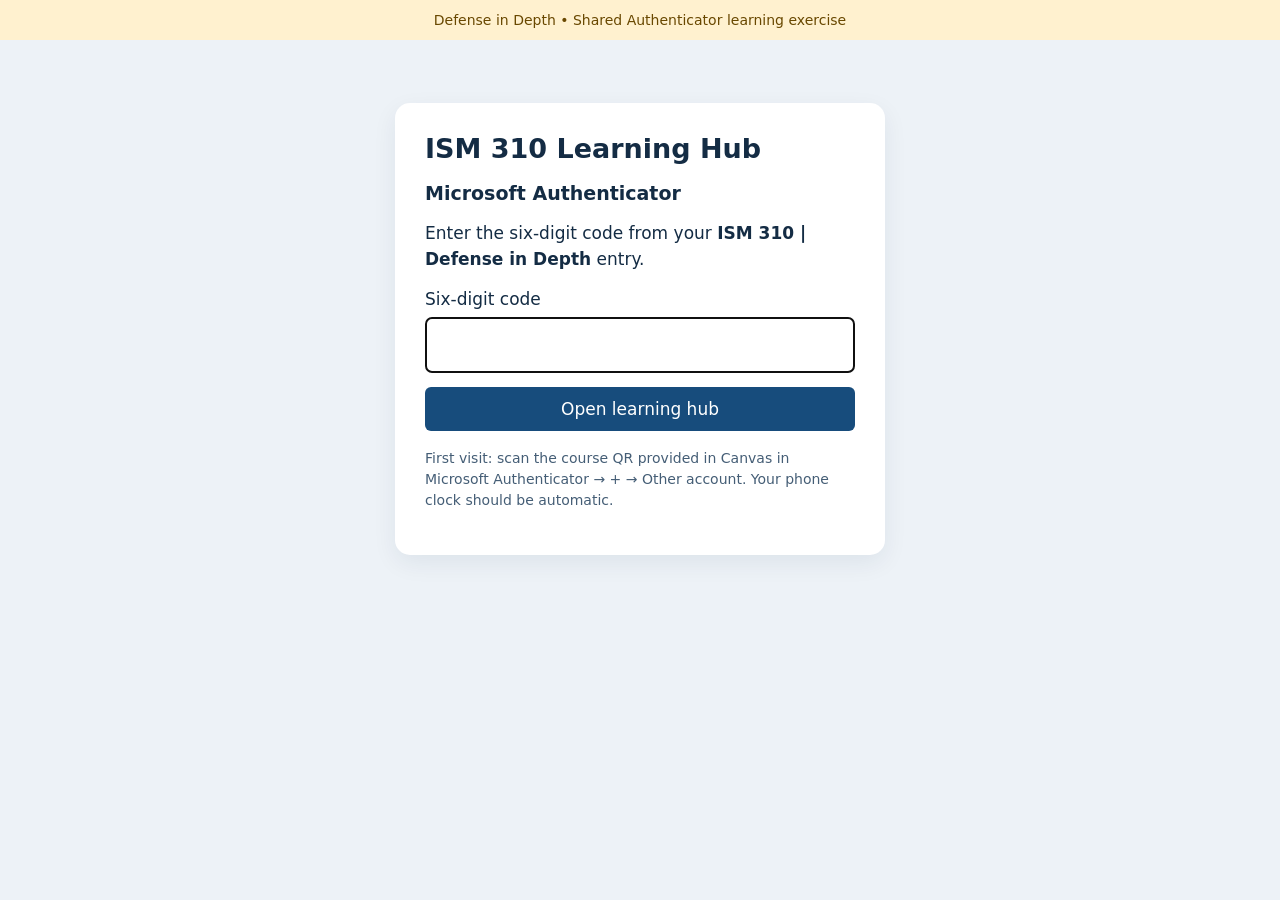
<file: docs/index.html>
<!doctype html><html lang="en"><head><meta charset="utf-8"><meta name="viewport" content="width=device-width,initial-scale=1"><title>ISM 310 | Defense in Depth</title><link rel="stylesheet" href="auth/gate.css"><script src="auth/course-config.js" defer></script><script src="auth/totp.js" defer></script><script src="auth/gate.js" defer></script></head><body>
<div class="notice">Defense in Depth • Shared Authenticator learning exercise</div>
<main id="gate"><h1>ISM 310 Learning Hub</h1><h2>Microsoft Authenticator</h2><p>Enter the six-digit code from your <strong>ISM 310 | Defense in Depth</strong> entry.</p><form id="signin"><label for="code">Six-digit code</label><input id="code" name="code" inputmode="numeric" pattern="[0-9]{6}" maxlength="6" autocomplete="one-time-code" required autofocus><button id="submit" type="submit">Open learning hub</button></form><p id="message" role="status" aria-live="polite"></p><p class="small">First visit: scan the course QR provided in Canvas in Microsoft Authenticator → + → Other account. Your phone clock should be automatic.</p></main>
<section id="unlocked" hidden><nav><span>ISM 310 | Defense in Depth</span><button id="lock" type="button">Lock entry screen</button></nav><iframe id="hub" title="ISM 310 course learning hub"></iframe></section>
</body></html>
</file>
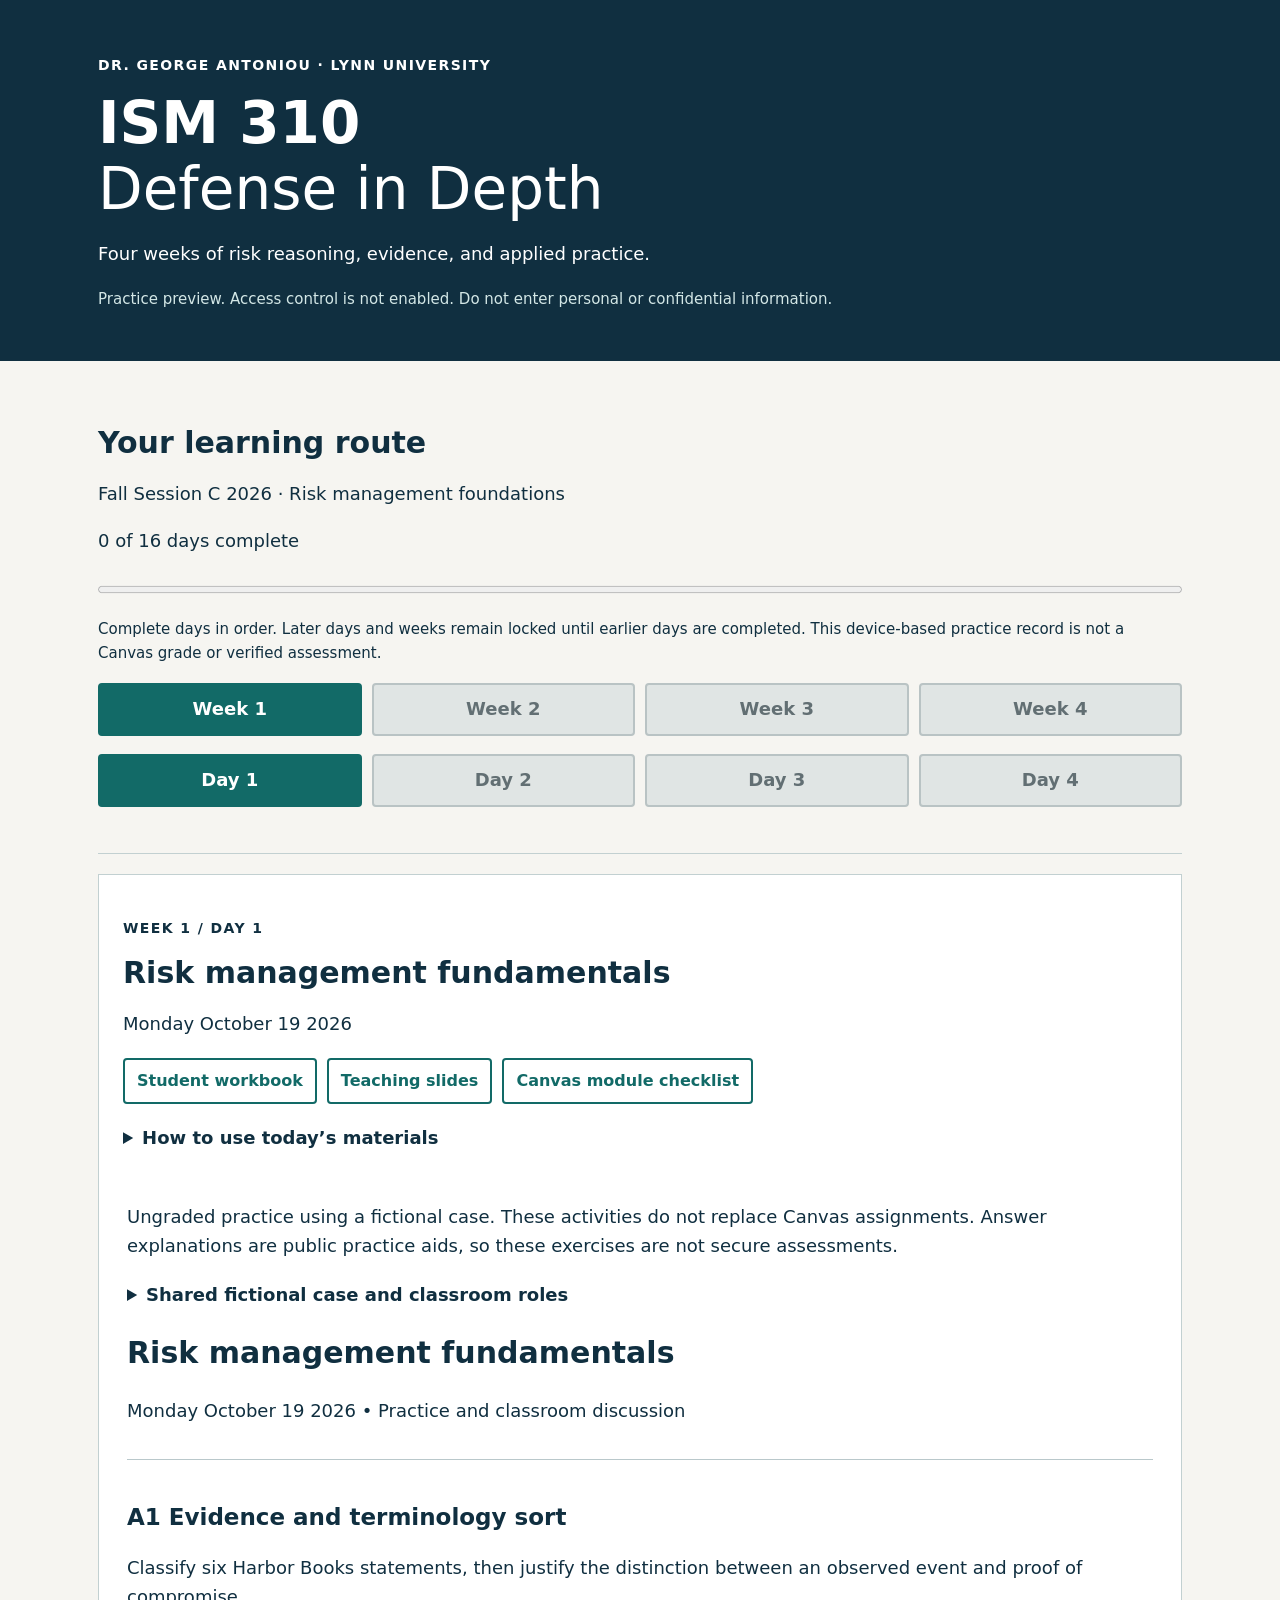
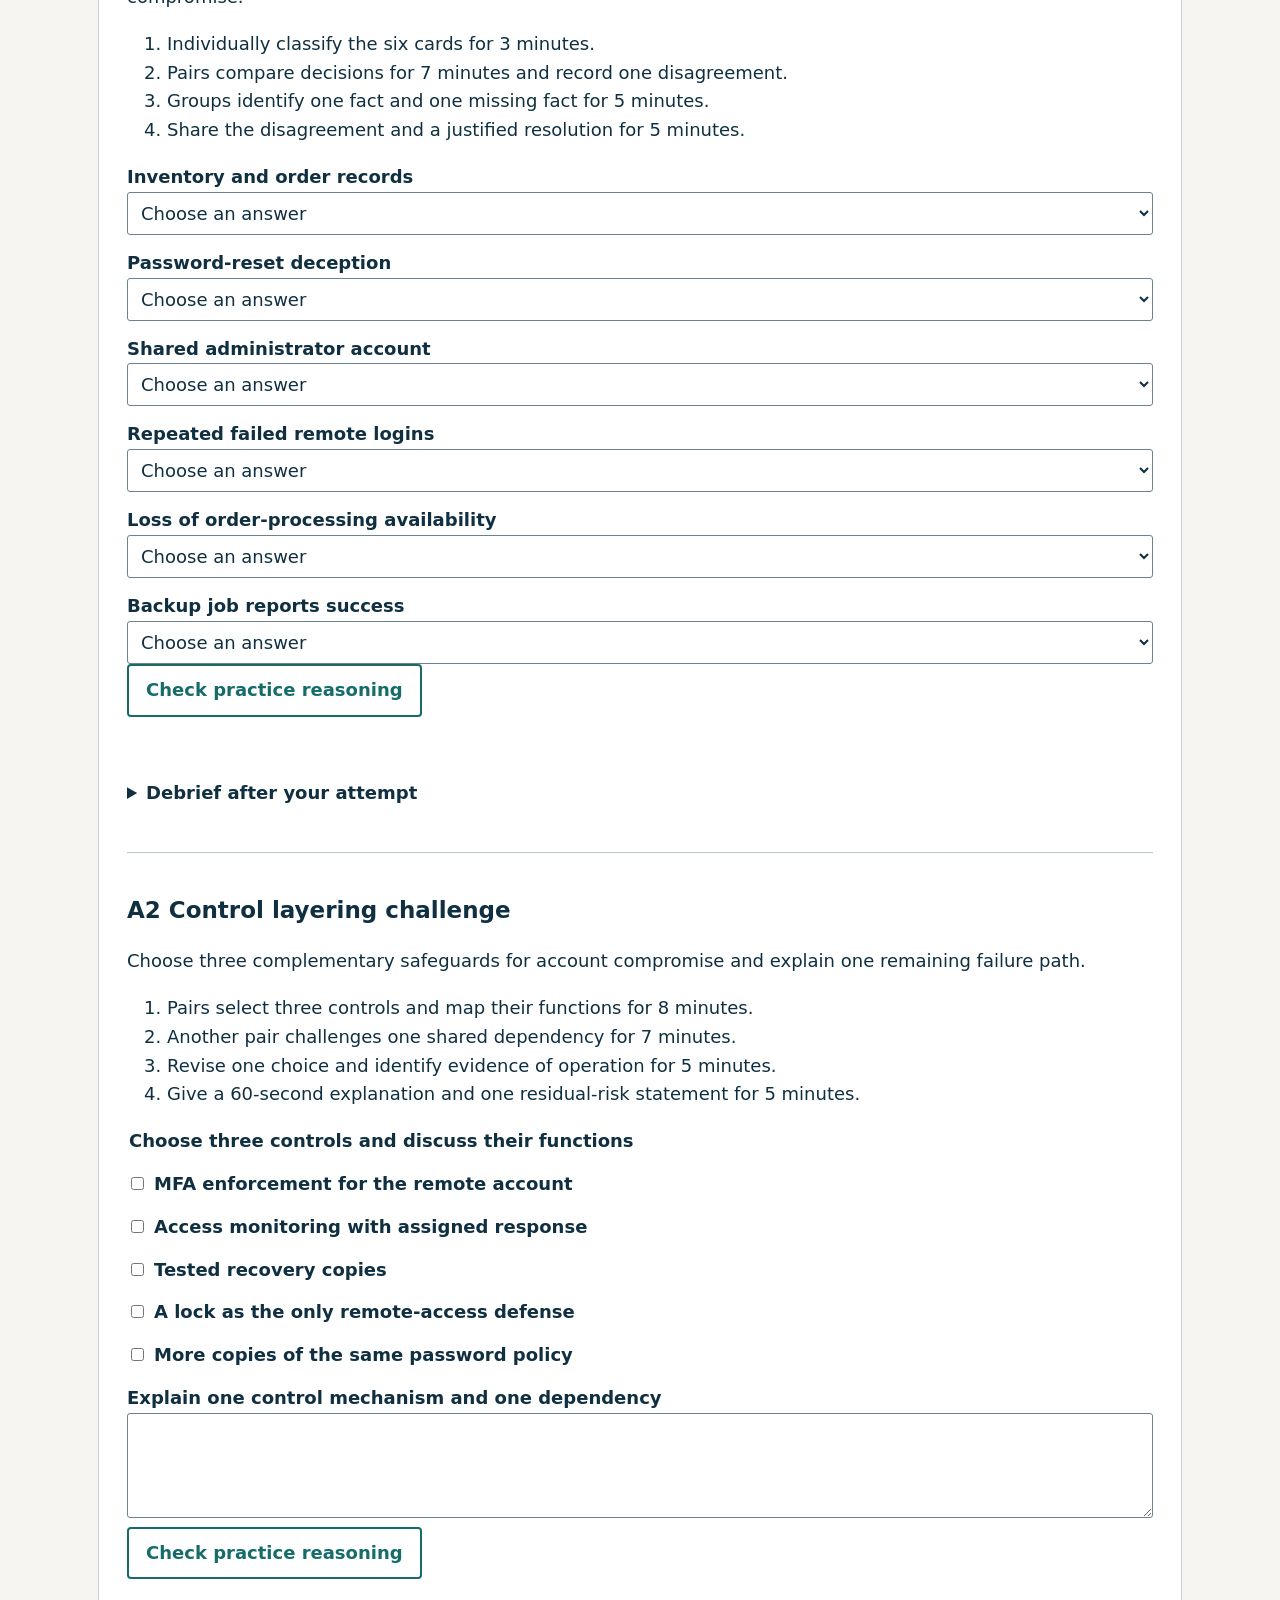
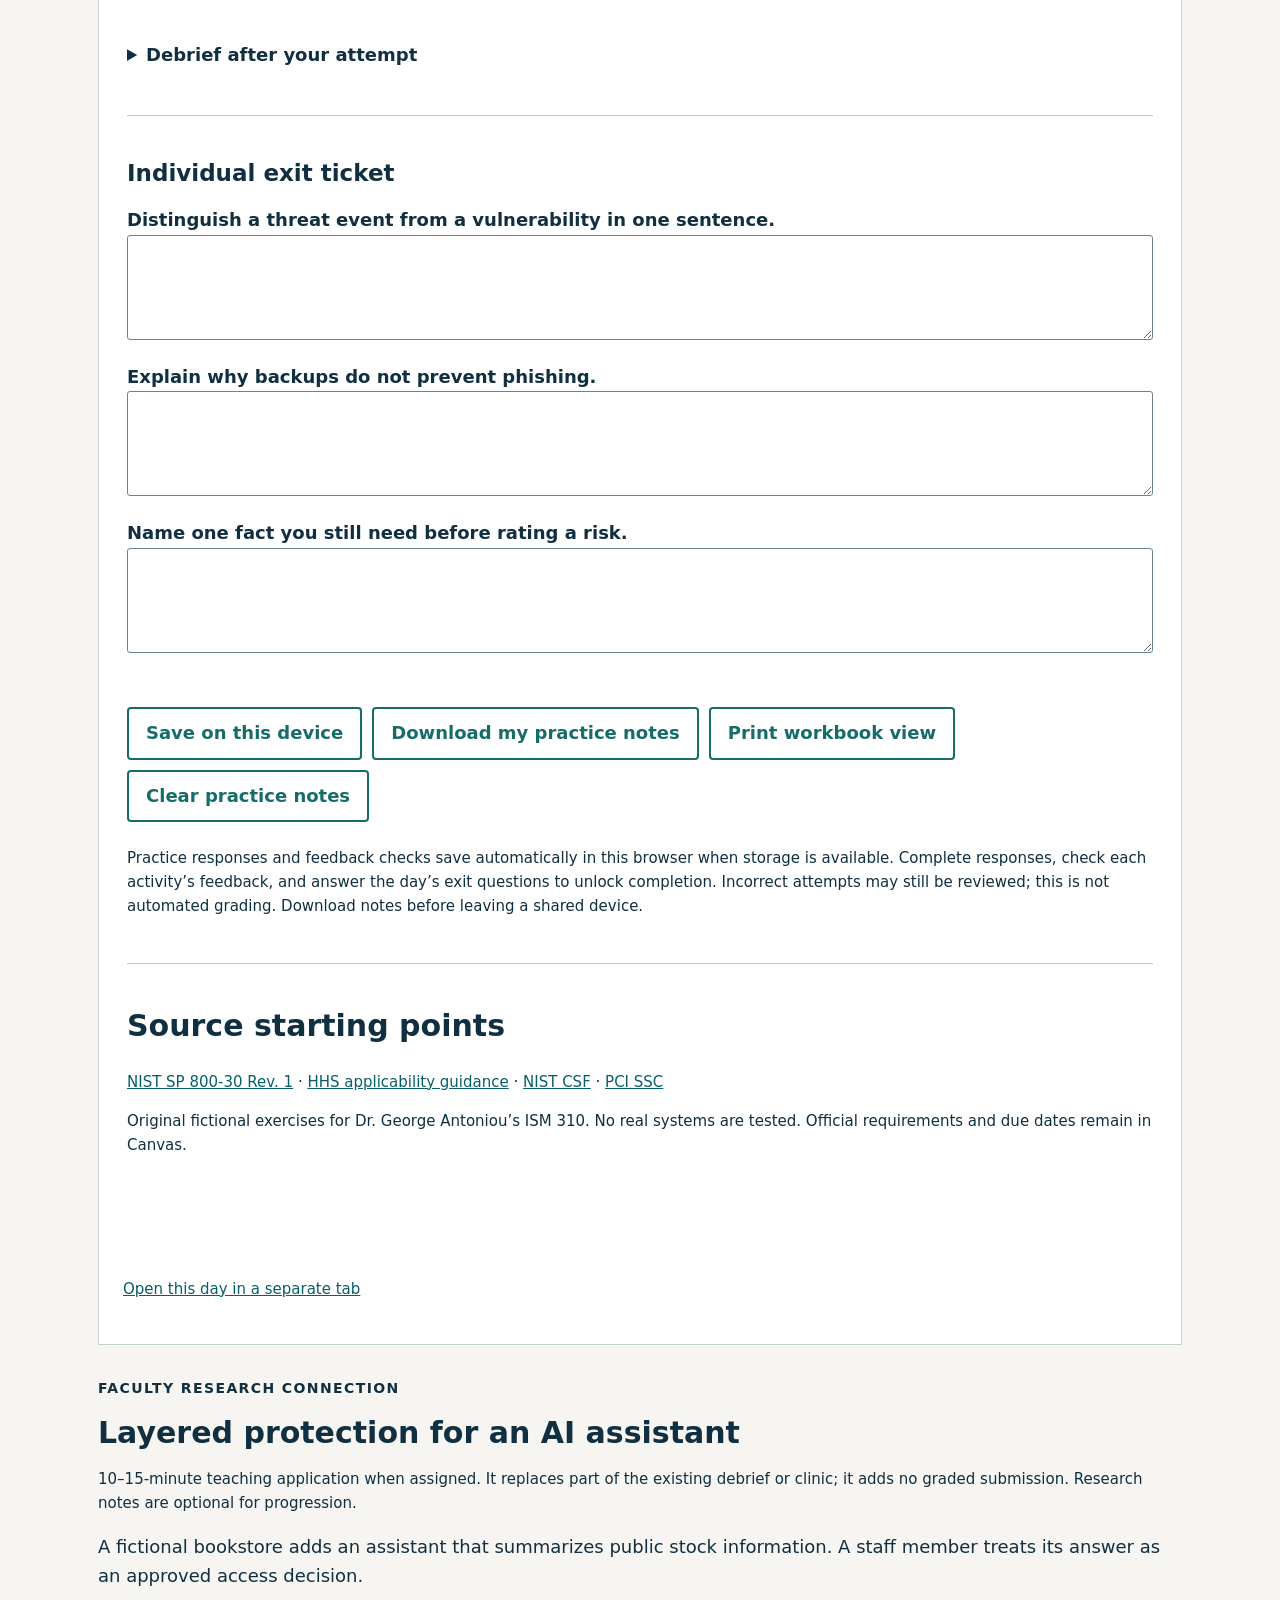
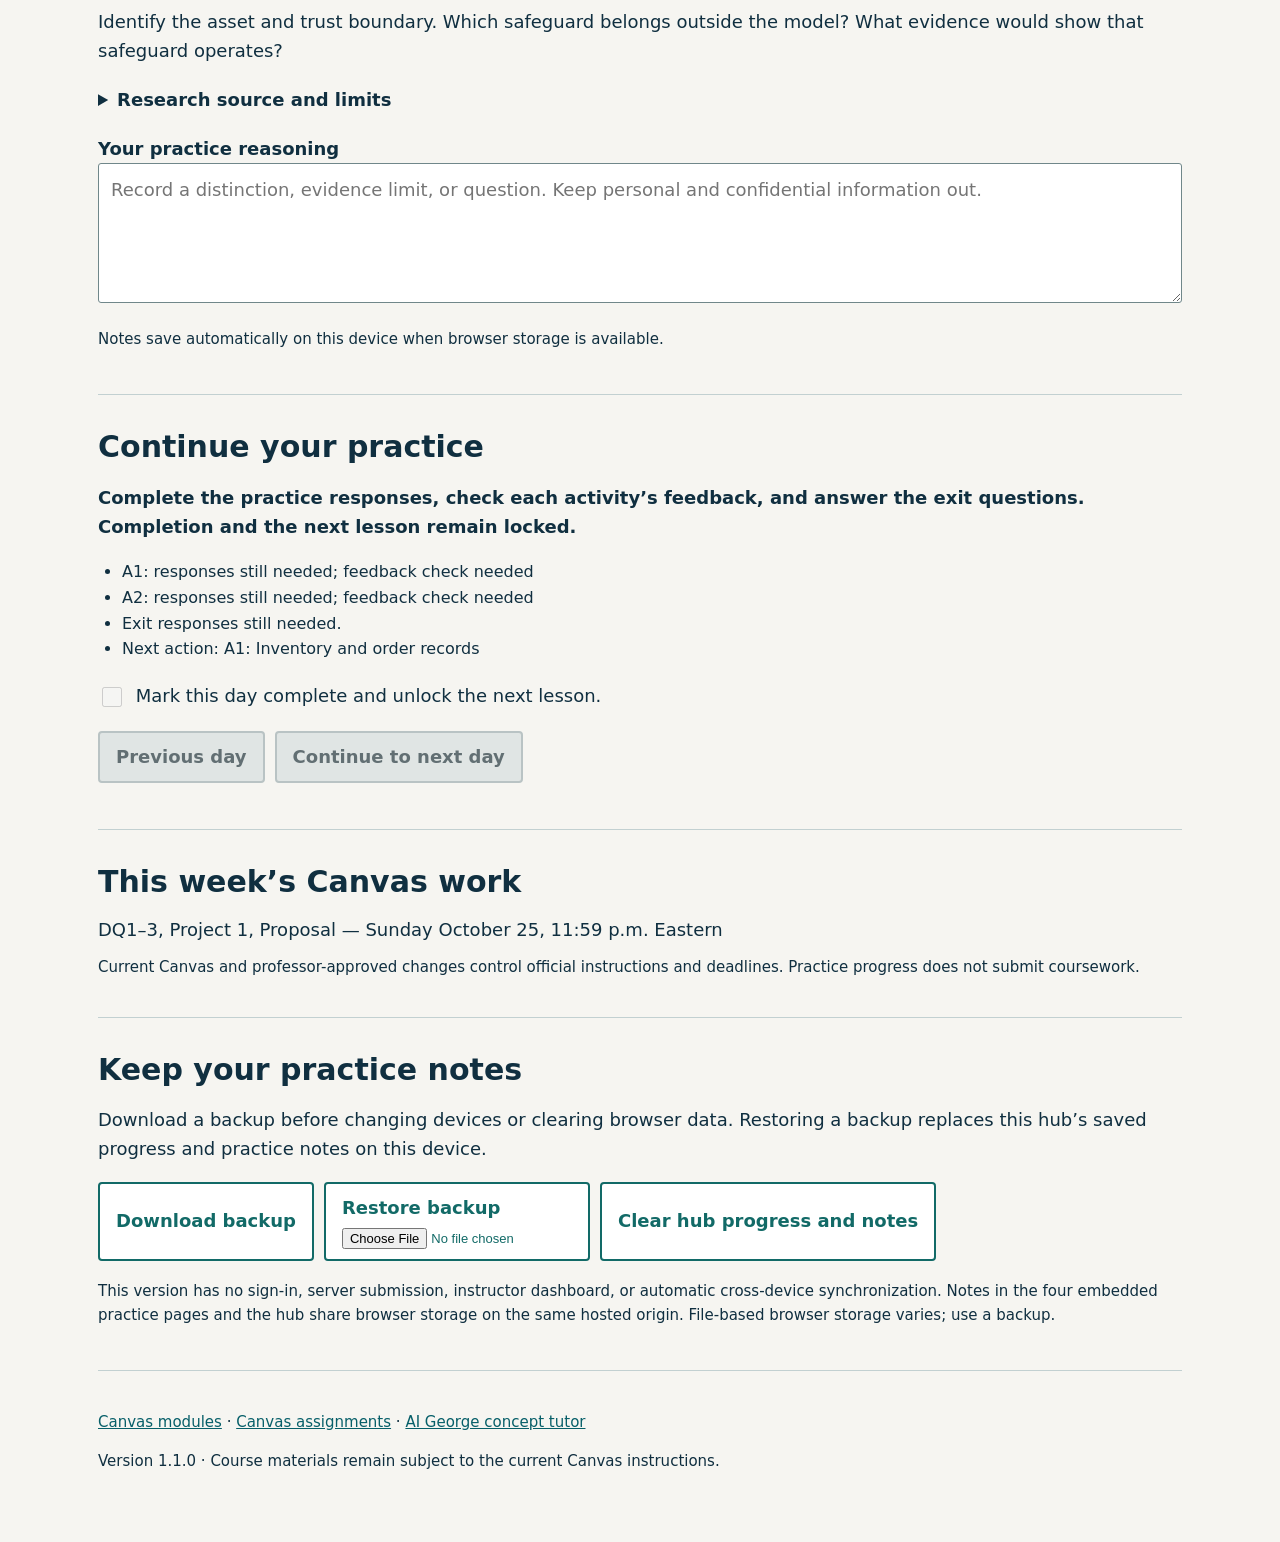
<file: docs/course/index.html>
<!doctype html>
<html lang="en"><head><meta charset="utf-8"><meta name="viewport" content="width=device-width,initial-scale=1"><meta name="description" content="ISM 310 Defense in Depth daily practice and faculty research connections"><title>ISM 310 Learning Hub</title><link rel="stylesheet" href="styles.css?v=1.1.0"></head>
<body><a class="skip" href="#lesson-heading">Skip to lesson</a>
<header><div class="wrap"><p class="eyebrow">DR. GEORGE ANTONIOU · LYNN UNIVERSITY</p><h1>ISM 310 <span>Defense in Depth</span></h1><p>Four weeks of risk reasoning, evidence, and applied practice.</p><p class="preview">Practice preview. Access control is not enabled. Do not enter personal or confidential information.</p></div></header>
<main class="wrap">
<section aria-labelledby="route-heading"><h2 id="route-heading">Your learning route</h2><p id="course-term"></p><p id="progress-label" aria-live="polite"></p><progress id="progress" value="0" max="16" aria-label="Self-reported practice progress"></progress><p class="small">Complete days in order. Later days and weeks remain locked until earlier days are completed. This device-based practice record is not a Canvas grade or verified assessment.</p><nav id="weeks" aria-label="Choose week"></nav><nav id="days" aria-label="Choose day"></nav></section>
<section class="lesson" aria-labelledby="lesson-heading"><p id="lesson-label" class="eyebrow"></p><h2 id="lesson-heading" tabindex="-1"></h2><p id="lesson-date"></p><div id="resource-links" class="links"></div><details><summary>How to use today’s materials</summary><ol><li>Read the objectives and assigned checklist in Canvas.</li><li>Use the daily slides and workbook, then attempt the practice below.</li><li>Review the debrief and explain your reasoning.</li><li>Use the research connection as directed in class.</li><li>Complete the day’s responses, check both activity feedback prompts, and answer its exit questions. Then mark the day complete to unlock the next lesson. Completed lessons remain available for review.</li></ol><p>The two coursework tracks remain separate: professional Projects 1–4 and the research-paper/presentation sequence. Discussions remain separate Canvas items.</p></details>
<iframe id="practice" title="Daily ISM 310 practice" src="about:blank"></iframe><p class="small"><a id="standalone" href="weeks/week1/index.html" target="_blank" rel="noopener">Open this week’s practice in a separate tab</a></p></section>
<section class="research" aria-labelledby="research-heading"><p class="eyebrow">FACULTY RESEARCH CONNECTION</p><h2 id="research-heading"></h2><p class="small" id="research-timing"></p><p id="research-scenario"></p><p id="research-question"></p><details><summary>Research source and limits</summary><h3 id="source-title"></h3><p id="source-type"></p><p id="source-scope"></p><p id="source-link"></p><p class="small">Classroom applications are original fictional exercises. Manuscript summaries do not assert publication status. Private manuscripts are not redistributed in this hub.</p></details><label for="research-note">Your practice reasoning</label><textarea id="research-note" placeholder="Record a distinction, evidence limit, or question. Keep personal and confidential information out."></textarea><p class="small">Notes save automatically on this device when browser storage is available.</p></section>
<section aria-labelledby="continue-heading"><h2 id="continue-heading">Continue your practice</h2><p id="completion-status" role="status" aria-live="polite"></p><ul id="completion-checklist"></ul><label class="check"><input type="checkbox" id="completed"> Mark this day complete and unlock the next lesson.</label><div class="actions"><button id="previous" type="button">Previous day</button><button id="next" class="primary" type="button">Continue to next day</button></div><p id="end-message" role="status"></p></section>
<section class="deadlines" aria-labelledby="deadlines-heading"><h2 id="deadlines-heading">This week’s Canvas work</h2><div id="deadlines"></div><p class="small">Current Canvas and professor-approved changes control official instructions and deadlines. Practice progress does not submit coursework.</p></section>
<section aria-labelledby="backup-heading"><h2 id="backup-heading">Keep your practice notes</h2><p>Download a backup before changing devices or clearing browser data. Restoring a backup replaces this hub’s saved progress and practice notes on this device.</p><div class="actions"><button id="export" type="button">Download backup</button><label class="file-button">Restore backup<input id="import" type="file" accept="application/json,.json"></label><button id="reset" type="button">Clear hub progress and notes</button></div><p id="status" role="status" aria-live="polite"></p><p class="small">This version has no sign-in, server submission, instructor dashboard, or automatic cross-device synchronization. Notes in the four embedded practice pages and the hub share browser storage on the same hosted origin. File-based browser storage varies; use a backup.</p></section>
<footer><p><a href="https://lynn.instructure.com/courses/34849/modules" target="_blank" rel="noopener">Canvas modules</a> · <a href="https://lynn.instructure.com/courses/34849/assignments" target="_blank" rel="noopener">Canvas assignments</a> · <a href="https://app.edcafe.ai/join/48dYjYS9v4rIMa8fhWkmv4Pi3O96djDHCLn0VKm-la9Hpgd2f8lnLTxXfDD9F8y7" target="_blank" rel="noopener">AI George concept tutor</a></p><p>Version 1.1.0 · Course materials remain subject to the current Canvas instructions.</p></footer>
</main><script src="course-data.js?v=1.1.0"></script><script src="progress.js?v=1.1.0"></script><script src="app.js?v=1.1.0"></script></body></html>
</file>
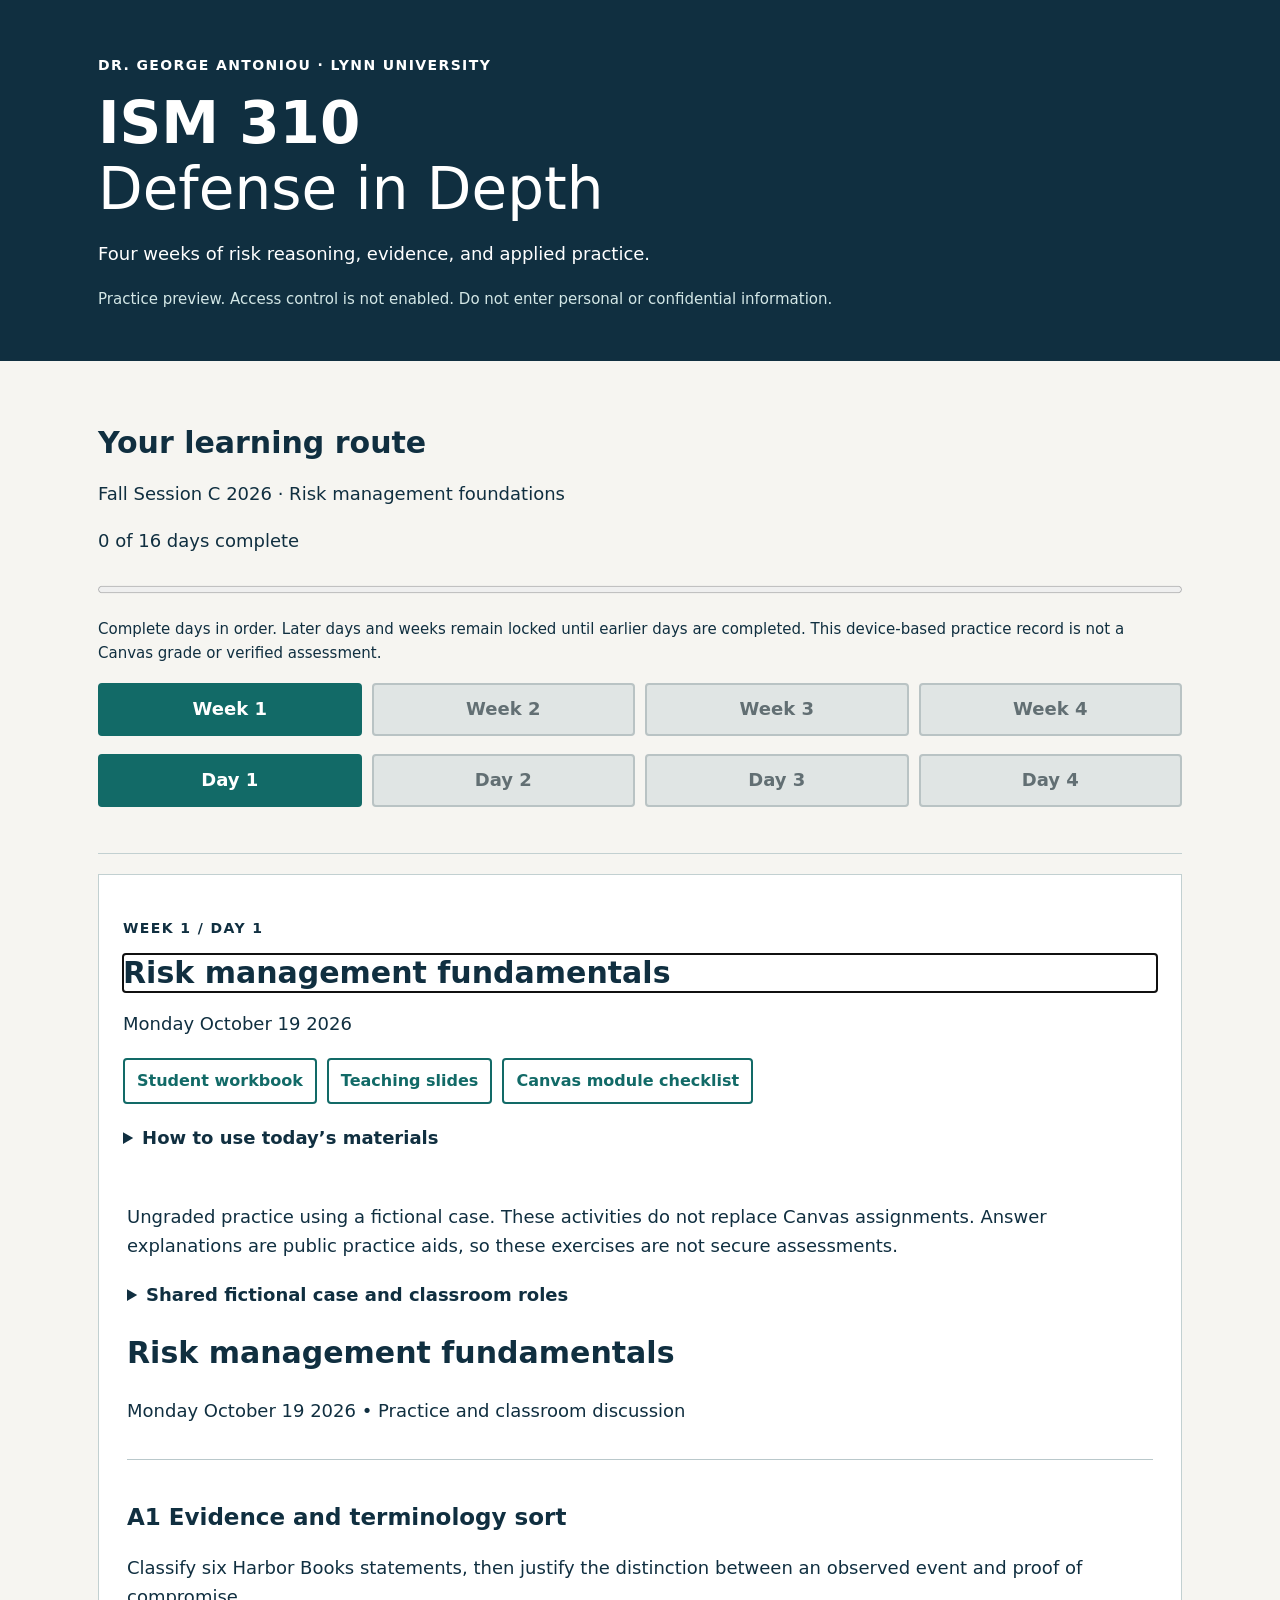
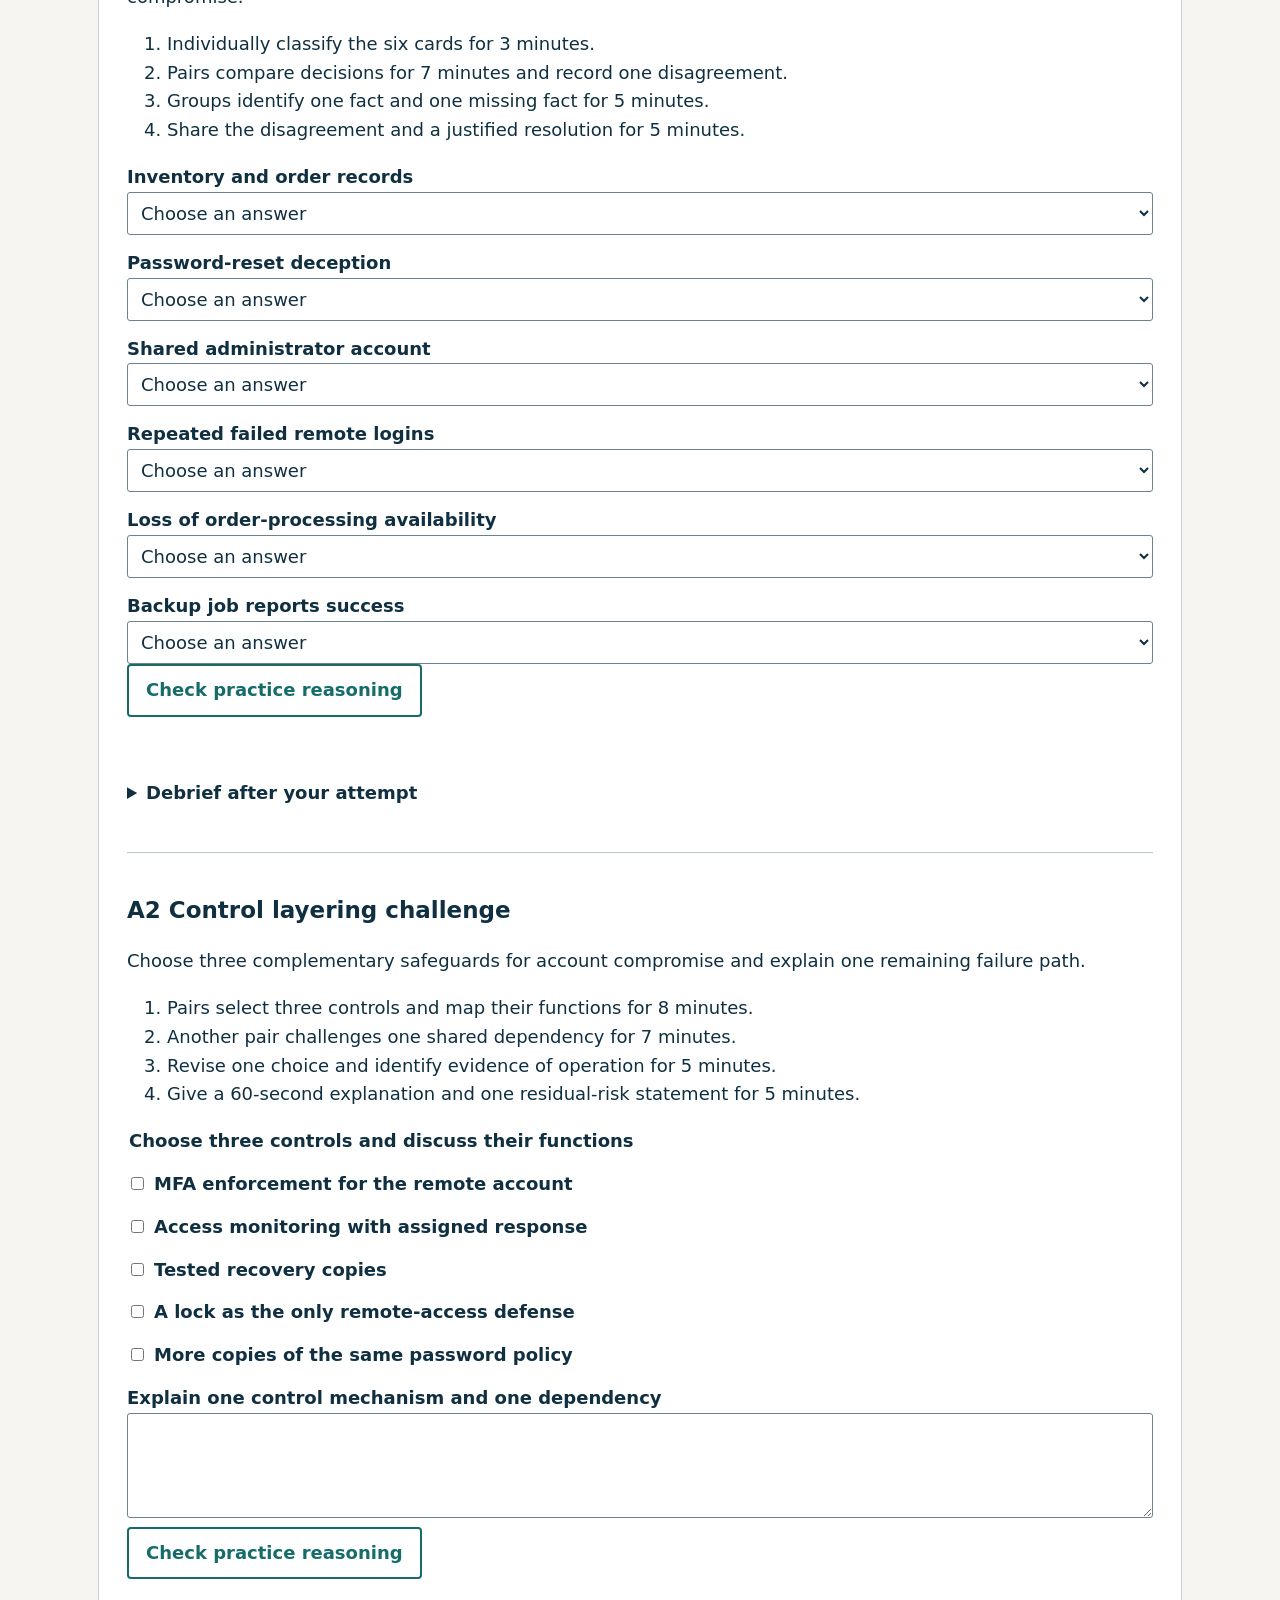
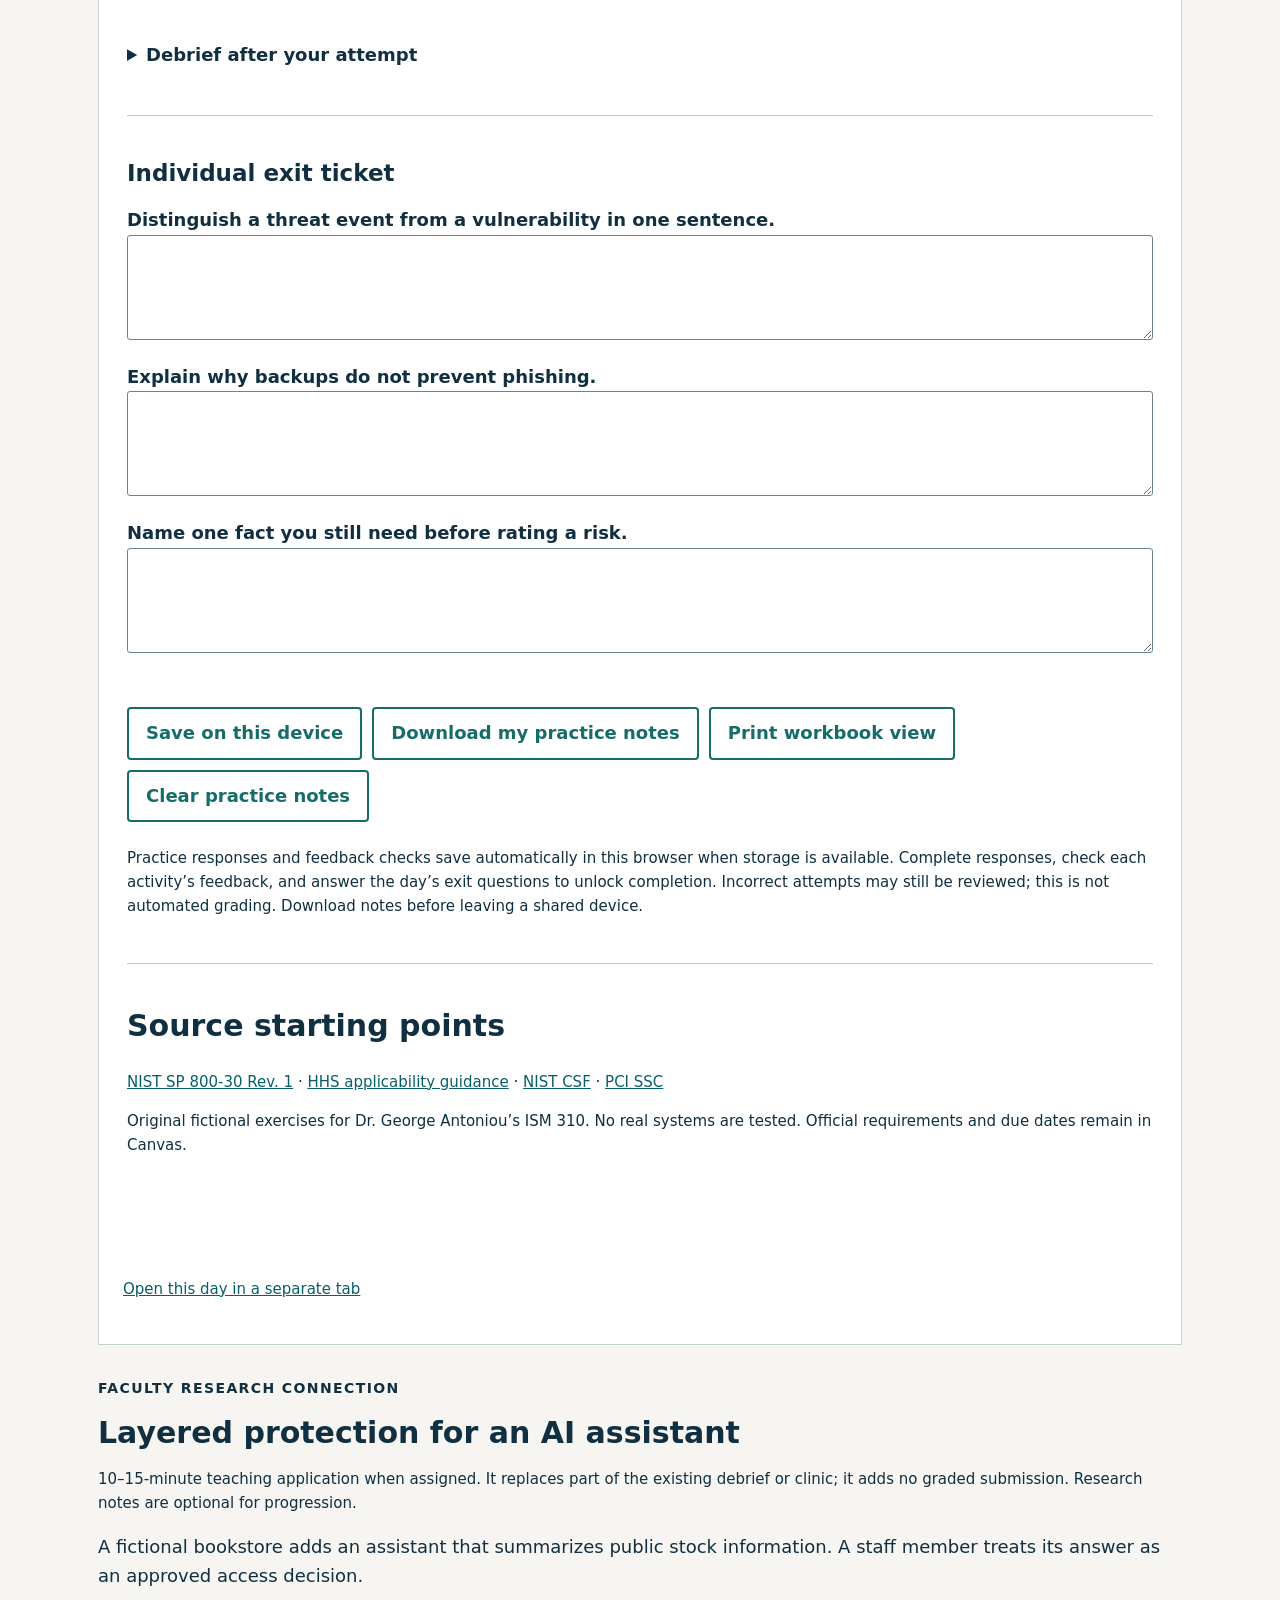
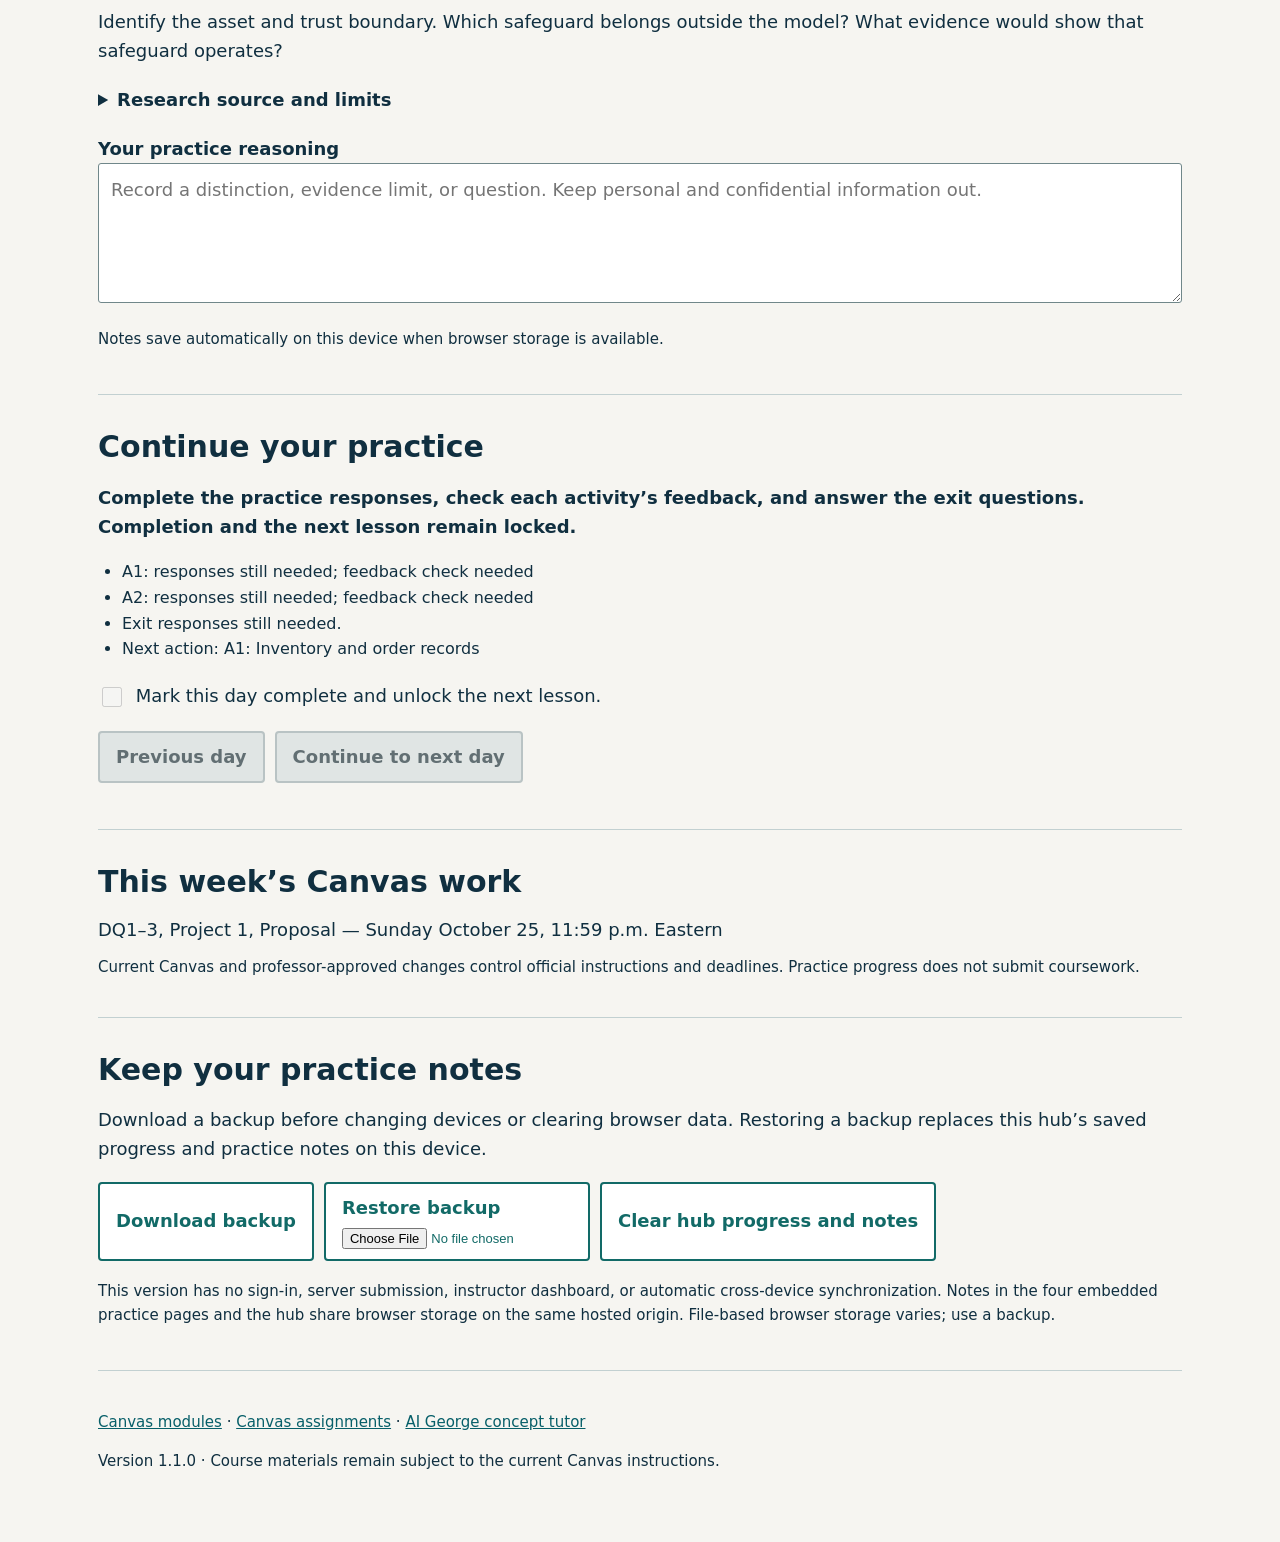
<file: docs/course/weeks/week1/index.html>
<!doctype html>
<html lang="en"><head><meta charset="utf-8"><meta name="viewport" content="width=device-width,initial-scale=1"><title>ISM 310 Week 1 Practice</title>
<style>
:root{--ink:#102f40;--teal:#156c68;--paper:#f7f6f2}*{box-sizing:border-box}body{margin:0;font:18px/1.6 system-ui,sans-serif;background:var(--paper);color:var(--ink)}header{background:var(--ink);color:white;padding:36px max(22px,calc((100vw - 1060px)/2))}h1{font-size:clamp(30px,5vw,48px);line-height:1.12;margin:12px 0}header p{max-width:850px}main{max-width:1100px;margin:auto;padding:24px}h2{font-size:30px;line-height:1.25}h3{font-size:23px;margin-bottom:8px}nav{display:flex;flex-wrap:wrap;gap:10px;padding:12px 0;border-bottom:1px solid #b9c8cb;margin-bottom:28px}button,a.action{font:inherit;font-weight:650;padding:10px 17px;border:2px solid var(--teal);border-radius:4px;background:white;color:var(--teal);cursor:pointer;text-decoration:none}button[aria-pressed=true],button.primary{background:var(--teal);color:white}button:hover{background:#e0efec}button.primary:hover,button[aria-pressed=true]:hover{background:#105450}button:focus-visible,a:focus-visible,input:focus-visible,textarea:focus-visible,select:focus-visible{outline:3px solid #b66a00;outline-offset:3px}section.activity{margin:34px 0 45px;border-top:1px solid #b9c8cb;padding-top:16px}label{display:block;font-weight:650;margin-top:14px}select,input,textarea{font:inherit;width:100%;padding:9px;border:1px solid #6b838b;border-radius:3px;background:white;color:var(--ink)}input[type=checkbox]{width:auto;margin-right:10px}textarea{min-height:105px}fieldset{border:0;padding:0;margin:0}fieldset legend{font-weight:650}details{margin:20px 0}summary{cursor:pointer;font-weight:650}p.feedback{padding:12px 0;color:#14544c;font-weight:650;min-height:24px}p.small{font-size:15px}.toolbar{display:flex;flex-wrap:wrap;gap:10px;margin:24px 0}.case{max-width:1000px}.day[hidden]{display:none!important}.pair{display:grid;grid-template-columns:1fr 1fr;gap:20px}a{color:#075f69}footer{border-top:1px solid #b9c8cb;margin-top:45px;padding:18px 0}.status{font-size:16px;font-weight:650}@media(max-width:650px){.pair{grid-template-columns:1fr}main{padding:18px}nav button{flex:1 0 40%}}@media print{header{background:white;color:black;padding:0}nav,.toolbar,button{display:none}.day[hidden]{display:none!important}main{padding:0}textarea{min-height:70px}.activity{break-inside:avoid}details{display:block}}
</style><style>.hub-embedded body{background:white}.hub-embedded header,.hub-embedded nav{display:none}.hub-embedded main{padding:12px 4px;max-width:100%}.hub-embedded footer{font-size:15px}</style></head><body data-week="1">
<header><p>ISM 310 • Defense in Depth • Week 1</p><h1>Risk decisions need evidence</h1><p>Eight short classroom activities. Work with a partner, explain your choices, and distinguish facts from assumptions.</p></header>
<main><p>Ungraded practice using a fictional case. These activities do not replace Canvas assignments. Answer explanations are public practice aids, so these exercises are not secure assessments.</p>
<details><summary>Shared fictional case and classroom roles</summary><p id="case" class="case"></p><p>Rotate facilitator, evidence checker, recorder, and reporter. Do not enter names, credentials, real organizational data, or graded submission text.</p></details>
<nav aria-label="Practice day"><button type="button" data-day="1" aria-pressed="true">Monday</button><button type="button" data-day="2" aria-pressed="false">Tuesday</button><button type="button" data-day="3" aria-pressed="false">Wednesday</button><button type="button" data-day="4" aria-pressed="false">Thursday</button></nav>
<div id="days"></div>
<div class="toolbar"><button type="button" id="save">Save on this device</button><button type="button" id="export">Download my practice notes</button><button type="button" id="print">Print workbook view</button><button type="button" id="clear">Clear practice notes</button></div>
<p id="status" class="status" role="status" aria-live="polite"></p>
<p class="small">Entries stay in this browser unless you download and share them. Saving is optional and device-specific. No submissions, instructor dashboard, analytics, or network requests are built into this packet. Browser settings may prevent storage. Download notes before leaving a shared device, then clear them.</p>
<footer><h2>Source starting points</h2><p><a href="https://csrc.nist.gov/pubs/sp/800/30/r1/final" target="_blank" rel="noopener">NIST SP 800-30 Rev. 1</a> · <a href="https://www.hhs.gov/hipaa/for-professionals/covered-entities/index.html" target="_blank" rel="noopener">HHS applicability guidance</a> · <a href="https://www.nist.gov/cyberframework" target="_blank" rel="noopener">NIST CSF</a> · <a href="https://www.pcisecuritystandards.org/standards/pci-dss/" target="_blank" rel="noopener">PCI SSC</a></p><p class="small">Original fictional exercises for Dr. George Antoniou’s ISM 310. No real systems are tested. Official requirements and due dates remain in Canvas.</p></footer>
</main>
<script id="data" type="application/json">{"case": "Harbor Books is a fictional independent retailer with one shop, an online ordering service, and 12 staff. A manager owns service decisions and an external IT provider manages the network. Staff store inventory and order records in a hosted application. A third-party processor handles card payments; the exact data flow and merchant responsibilities have not been verified. No health information is specified. Two supervisors share an administrator account with remote access. MFA is available but not enabled on that account. Daily backups are reported as successful, but the last restoration test occurred six months ago. A back-office laptop occasionally leaves the shop. A staff member reports a suspicious email requesting a password reset. Logs show repeated failed remote logins; these do not prove successful compromise. The shop wants reliable order fulfillment and protection of customer information. No incident loss, likelihood rating, recovery objective, or security budget is supplied.", "days": [{"n": 1, "date": "Monday October 19 2026", "title": "Risk management fundamentals", "activities": [{"id": "A1", "name": "Evidence and terminology sort", "minutes": 20, "prompt": "Classify six Harbor Books statements, then justify the distinction between an observed event and proof of compromise.", "steps": ["Individually classify the six cards for 3 minutes.", "Pairs compare decisions for 7 minutes and record one disagreement.", "Groups identify one fact and one missing fact for 5 minutes.", "Share the disagreement and a justified resolution for 5 minutes."], "output": "Six classifications and a two-sentence explanation of one ambiguous case.", "key": "Inventory records are assets. Password-reset deception is a potential threat event. A shared administrator account is a weakness. Repeated failed logins are an observation, not proof of a breach. Loss of order availability is a consequence. A reported successful backup is a fact about a job report, not proof of a successful restore.", "probe": "What additional evidence would turn a suspicion into a supported finding?"}, {"id": "A2", "name": "Control layering challenge", "minutes": 25, "prompt": "Choose three complementary safeguards for account compromise and explain one remaining failure path.", "steps": ["Pairs select three controls and map their functions for 8 minutes.", "Another pair challenges one shared dependency for 7 minutes.", "Revise one choice and identify evidence of operation for 5 minutes.", "Give a 60-second explanation and one residual-risk statement for 5 minutes."], "output": "Three-control comparison and one residual-risk statement.", "key": "A defensible combination is MFA to reduce account takeover, access/log monitoring with assigned response to detect misuse, and tested recoverable copies to support recovery. Backups do not prevent account misuse. Physical locks do not necessarily block remote access. Other justified combinations are acceptable.", "probe": "If the account is compromised remotely, which control still helps and what does it actually do?"}], "exit": ["Distinguish a threat event from a vulnerability in one sentence.", "Explain why backups do not prevent phishing.", "Name one fact you still need before rating a risk."]}, {"n": 2, "date": "Tuesday October 20 2026", "title": "Threats vulnerabilities and exploits", "activities": [{"id": "A3", "name": "Risk statement clinic", "minutes": 20, "prompt": "Build one Harbor Books risk statement from a stated condition and event without claiming a breach occurred.", "steps": ["Choose a stated weakness and related event for 5 minutes.", "Write a risk statement and identify evidence for 5 minutes.", "Swap with a partner and mark any unsupported claim for 5 minutes.", "Revise and explain one change for 5 minutes."], "output": "One original statement with facts, assumptions, and evidence gaps marked.", "key": "Shared administration with remote access and no MFA can support an account-misuse scenario. Failed logins alone do not demonstrate compromise. A lost laptop need not imply data disclosure without facts about storage and protection. Evaluate causal reasoning, not a single preferred wording.", "probe": "What consequence follows, and which fact supports that link?"}, {"id": "A4", "name": "Treatment decision lab", "minutes": 25, "prompt": "Use supplied exercise ratings L=2 and I=3 to calculate an illustrative score, then propose a treatment and evidence for reviewing it.", "steps": ["Calculate the stated index for 3 minutes.", "Select a treatment for the stated event for 7 minutes.", "Specify a control owner and evidence for 7 minutes.", "Challenge one assumption and explain remaining risk for 8 minutes."], "output": "Index calculation, treatment rationale, owner, evidence, and one limitation.", "key": "2 x 3 = 6 on this practice-only ordinal index. No dollar loss or probability follows. Mitigation may include stronger account protection and review. Sharing costs does not remove accountability. Do not reduce a residual score automatically without evidence of implemented control performance.", "probe": "What evidence would justify changing the rating after treatment?"}], "exit": ["Why is a failed login not proof of compromise?", "What does the exercise score 6 mean and not mean?", "Name evidence needed before lowering residual risk."]}, {"n": 3, "date": "Wednesday October 21 2026", "title": "Compliance standards and evidence", "activities": [{"id": "A5", "name": "Applicability investigation", "minutes": 25, "prompt": "Sort authority types and identify facts needed before making a compliance claim about the fictional shop.", "steps": ["Classify four source types for 5 minutes.", "Inspect an official source excerpt for 8 minutes.", "List applicability questions and a source locator for 7 minutes.", "Report one supported conclusion and one unresolved issue for 5 minutes."], "output": "Authority classification, two applicability questions, and one traceable source note.", "key": "HIPAA is a law and rules apply based on regulated roles and data, not simply a business name. PCI DSS is an industry standard; outsourcing payments does not establish that every merchant responsibility disappears. NIST CSF is a framework; a company password policy is an internal policy. Harbor Books has no stated health-data role, so HIPAA applicability is not established.", "probe": "What business activity or data flow would you verify before declaring a requirement applicable?"}, {"id": "A6", "name": "Source and evidence check", "minutes": 25, "prompt": "Compare a primary source with an unsupported AI claim and propose evidence for a limited control assertion.", "steps": ["Read the claim and the source information for 5 minutes.", "Mark support, missing facts, and overstatement for 7 minutes.", "Propose an evidence record and its owner for 8 minutes.", "Share a corrected conclusion orally for 5 minutes."], "output": "Claim assessment, authoritative source locator, and one evidence request.", "key": "Claim: all shops using card payments must rotate every password every 90 days and outsourcing guarantees compliance. Neither conclusion is supported by the case or general labels. Require the exact applicable requirement and version. For access review, request dated review records, account scope, reviewer approval, and resolved exceptions; a policy alone is insufficient.", "probe": "Does your evidence demonstrate a written expectation, a performed activity, or an outcome?"}], "exit": ["How does a standard differ from a law?", "What applicability fact remains unknown?", "What source detail makes a claim traceable?"]}, {"n": 4, "date": "Thursday October 22 2026", "title": "Developing a risk management plan", "activities": [{"id": "A7", "name": "Planning board", "minutes": 25, "prompt": "Make one planning decision for Harbor Books and test its scope, authority, evidence, and review conditions.", "steps": ["Assign manager, IT provider, staff, and reviewer roles for 3 minutes.", "Choose one boundary or responsibility decision for 7 minutes.", "Record the decision, dependency, evidence, and review trigger for 8 minutes.", "Another group challenges its feasibility for 7 minutes."], "output": "One planning-decision record, not a complete risk management plan.", "key": "The manager can own business risk decisions; the IT provider operates agreed technical controls but is not automatically the authority to accept business risk. Excluding payment processing does not erase the dependency on the processor. A milestone needs an owner and completion evidence. Accept alternative role assignments when authority is justified.", "probe": "Who can approve the decision, and who provides the evidence that it was carried out?"}, {"id": "A8", "name": "Tabletop and AI claim audit", "minutes": 25, "prompt": "Respond to one fictional login alert, then examine an AI statement about what the alert proves.", "steps": ["Read the alert inject and distinguish facts from assumptions for 5 minutes.", "Each role states a decision or evidence request for 8 minutes.", "Challenge the AI claim for 7 minutes.", "Share one revised decision and review trigger for 5 minutes."], "output": "One evidence request, one accountable decision, and a corrected conceptual explanation.", "key": "Inject: repeated failed logins on the shared remote account; no success status has been established. AI claim: this proves a breach and backups block the attacker. Both assertions are unsupported or incorrect. Request relevant access logs, timestamps, authentication results, and approved response authority. Recovery copies do not prevent login. Do not claim a loss or successful compromise.", "probe": "What can you responsibly conclude now, and what action can be justified before certainty?"}], "exit": ["Distinguish a risk owner from a control operator.", "Explain one boundary and its external dependency.", "Name your next independent homework action and its source."]}]}</script>
<script>
'use strict';
const course=JSON.parse(document.getElementById('data').textContent);
const storageKey='ism310-week1-practice-v1';
document.getElementById('case').textContent=course.case;
function el(tag,text,attrs={}){const e=document.createElement(tag);if(text!==null)e.textContent=text;for(const [k,v]of Object.entries(attrs))e.setAttribute(k,v);return e;}
function field(parent,id,label,options){const lab=el('label',label,{for:id});parent.append(lab);let c;if(options){c=el('select',null,{id});c.append(el('option','Choose an answer',{value:''}));for(const o of options)c.append(el('option',o,{value:o}));}else c=el('textarea',null,{id});c.dataset.note='true';parent.append(c);return c;}
function checkButton(sec,id,fn){const b=el('button','Check practice reasoning',{type:'button'});const f=el('p','',{id:id+'-feedback',class:'feedback',role:'status','aria-live':'polite'});b.addEventListener('click',()=>f.textContent=fn());sec.append(b,f);}
function value(id){return document.getElementById(id).value;}
for(const d of course.days){
 const box=el('div',null,{class:'day',id:'day-'+d.n});if(d.n!==1)box.hidden=true;
 box.append(el('h2',d.title),el('p',d.date+' • Practice and classroom discussion'));
 for(const a of d.activities){
  const s=el('section',null,{class:'activity',id:a.id});s.append(el('h3',a.id+' '+a.name),el('p',a.prompt));
  const list=el('ol');a.steps.forEach(x=>list.append(el('li',x)));s.append(list);
  if(a.id==='A1'){
   const rows=[['Inventory and order records','Asset'],['Password-reset deception','Potential threat event'],['Shared administrator account','Weakness'],['Repeated failed remote logins','Observation'],['Loss of order-processing availability','Consequence'],['Backup job reports success','Observation']];
   rows.forEach((x,i)=>field(s,'a1-'+i,x[0],['Asset','Potential threat event','Weakness','Observation','Consequence']));
   checkButton(s,'a1',()=>{if(rows.some((x,i)=>!value('a1-'+i)))return 'Choose a classification for all six statements before checking.';const n=rows.filter((x,i)=>value('a1-'+i)===x[1]).length;return n+'/6 match the practice key. A failed login is an observation, not proof of compromise. Explain any alternative interpretation with evidence.';});
  }else if(a.id==='A2'){
   const controls=['MFA enforcement for the remote account','Access monitoring with assigned response','Tested recovery copies','A lock as the only remote-access defense','More copies of the same password policy'];
   const fs=el('fieldset');fs.append(el('legend','Choose three controls and discuss their functions'));
   controls.forEach((txt,i)=>{const lab=el('label');const cb=el('input',null,{type:'checkbox',id:'a2-'+i});cb.dataset.note='true';lab.append(cb,document.createTextNode(txt));fs.append(lab);});s.append(fs);
   field(s,'a2-reason','Explain one control mechanism and one dependency');
   checkButton(s,'a2',()=>{const chosen=controls.map((x,i)=>document.getElementById('a2-'+i).checked);if(chosen.filter(Boolean).length!==3)return 'Choose three controls before checking.';return chosen[0]&&chosen[1]&&chosen[2]?'These choices cover prevention, detection with response, and recovery. Explain their limits; backups do not block remote login.':'Revisit control functions. A physical lock alone does not stop remote access, and duplicate policies do not establish independent safeguards. Other proposals need a reasoned mechanism.';});
  }else if(a.id==='A3'){
   field(s,'a3-statement','Your risk statement using stated facts');field(s,'a3-evidence','Which facts support it, and what remains unknown?');
   checkButton(s,'a3',()=>value('a3-statement').trim()&&value('a3-evidence').trim()?'Peer review: identify the condition, event, asset/activity, and consequence. Challenge any claim that failed logins prove compromise. This activity does not automatically judge prose.':'Add your statement and evidence notes before peer review.');
  }else if(a.id==='A4'){
   s.append(el('p','Practice-only ordinal scale: likelihood 1 lower, 2 moderate, 3 higher; impact 1 minor, 2 moderate, 3 major disruption. Supplied ratings: likelihood 2 and impact 3. No acceptance threshold is supplied.'));
   field(s,'a4-score','What is the illustrative product 2 × 3?',['3','5','6','9']);field(s,'a4-treatment','Your treatment rationale, owner, evidence, and limitation');
   checkButton(s,'a4',()=>!value('a4-score')?'Choose an index first.':value('a4-score')==='6'?'The index is 6 on this exercise scale. It is not a measured probability or dollar loss. Discuss evidence before changing a residual rating.':'Recalculate 2 × 3. This is an illustrative index, not a probability.');
  }else if(a.id==='A5'){
   const rows=[['HIPAA and implementing rules','Law and rules'],['PCI DSS','Industry standard'],['NIST CSF','Framework'],['Approved shop access policy','Internal policy']];rows.forEach((x,i)=>field(s,'a5-'+i,x[0],['Law and rules','Industry standard','Framework','Internal policy']));
   field(s,'a5-scope','Two applicability questions and a source locator');
   checkButton(s,'a5',()=>{if(rows.some((x,i)=>!value('a5-'+i)))return 'Classify all four sources first.';return rows.filter((x,i)=>value('a5-'+i)===x[1]).length+'/4 match the authority key. HIPAA applicability is not established by a business name. Verify payment-data scope and responsibilities rather than assuming outsourcing removes every obligation.';});
  }else if(a.id==='A6'){
   s.append(el('p','Unsupported AI claim to evaluate: Every shop accepting cards must rotate every password every 90 days. Outsourcing payments guarantees compliance.'));
   field(s,'a6-claim','What is unsupported, and what source or scope fact is needed?');field(s,'a6-evidence','Propose one limited control claim, evidence record, and owner');
   checkButton(s,'a6',()=>value('a6-claim').trim()&&value('a6-evidence').trim()?'Discuss with a partner: identify the exact applicable source and edition. A policy proves an expectation; dated records and resolved exceptions provide different evidence. No universal rotation interval or compliance guarantee follows from this case.':'Record a claim assessment and an evidence request first.');
  }else if(a.id==='A7'){
   ['Decision and business reason','Scope and dependency','Approving authority and operating role','Completion evidence','Review trigger'].forEach((txt,i)=>field(s,'a7-'+i,txt));
   checkButton(s,'a7',()=>Array.from({length:5},(_,i)=>value('a7-'+i).trim()).every(Boolean)?'Check with another group: does the proposed approver have business-risk authority? Does the evidence show completion? An excluded service can remain a dependency. This is one decision record, not a full plan.':'Complete the five fields before the peer challenge.');
  }else{
   s.append(el('p','Inject: failed remote logins on a shared account. Success is unknown. AI claim: This proves a breach; backups block the attacker.'));
   field(s,'a8-conclusion','What conclusion is justified?',['A breach is proven','Attempted access is observed; successful compromise is not established']);field(s,'a8-response','One evidence request, accountable decision, and conceptual correction');
   checkButton(s,'a8',()=>!value('a8-conclusion')?'Choose a conclusion first.':value('a8-conclusion').startsWith('Attempted')?'Correct distinction. Request relevant authentication results and logs; follow authorized response procedures. Backups support recovery rather than preventing login.':'Failed logins alone do not establish a breach. Identify the evidence needed before making that claim.');
  }
  const detail=el('details');detail.append(el('summary','Debrief after your attempt'),el('p',a.key));s.append(detail);box.append(s);
 }
 const exit=el('section',null,{class:'activity'});exit.append(el('h3','Individual exit ticket'));d.exit.forEach((q,i)=>field(exit,'exit-'+d.n+'-'+i,q));box.append(exit);document.getElementById('days').append(box);
}
function selectDay(n){document.querySelectorAll('.day').forEach(x=>x.hidden=x.id!=='day-'+n);document.querySelectorAll('[data-day]').forEach(b=>b.setAttribute('aria-pressed',String(b.dataset.day===String(n))));}
document.querySelectorAll('[data-day]').forEach(b=>b.addEventListener('click',()=>selectDay(b.dataset.day)));
function collect(){const data={};document.querySelectorAll('[data-note]').forEach(e=>data[e.id]=e.type==='checkbox'?e.checked:e.value);return data;}
function restore(data){document.querySelectorAll('[data-note]').forEach(e=>{if(Object.hasOwn(data,e.id)){if(e.type==='checkbox')e.checked=data[e.id]===true;else e.value=String(data[e.id]);}});}
function status(msg){document.getElementById('status').textContent=msg;}
try{const saved=localStorage.getItem(storageKey);if(saved){restore(JSON.parse(saved));status('Saved practice notes restored from this browser.');}}catch(e){status('Device storage is unavailable. You can still work and download notes.');}
document.getElementById('save').addEventListener('click',()=>{try{localStorage.setItem(storageKey,JSON.stringify(collect()));status('Practice notes saved on this device only.');}catch(e){status('Could not save on this device. Download your notes instead.');}});
document.getElementById('export').addEventListener('click',()=>{const payload={resource:'ISM 310 Week 1 ungraded practice',exported:new Date().toISOString(),notes:collect()};const url=URL.createObjectURL(new Blob([JSON.stringify(payload,null,2)],{type:'application/json'}));const a=el('a',null,{href:url,download:'ISM310_Week1_Practice_Notes.json'});document.body.append(a);a.click();a.remove();setTimeout(()=>URL.revokeObjectURL(url),1000);status('Practice notes downloaded. They were not submitted to Canvas or the instructor.');});
document.getElementById('clear').addEventListener('click',()=>{if(!confirm('Clear all practice entries from this page and this browser’s saved copy?'))return;document.querySelectorAll('[data-note]').forEach(e=>{if(e.type==='checkbox')e.checked=false;else e.value='';});document.querySelectorAll('.feedback').forEach(e=>e.textContent='');try{localStorage.removeItem(storageKey);}catch(e){}status('Practice entries cleared. Previously downloaded files are unchanged.');});
document.getElementById('print').addEventListener('click',()=>window.print());
</script>
<script src="../../completion.js"></script>
<script src="../../lesson-bridge.js"></script>
</body></html>
</file>
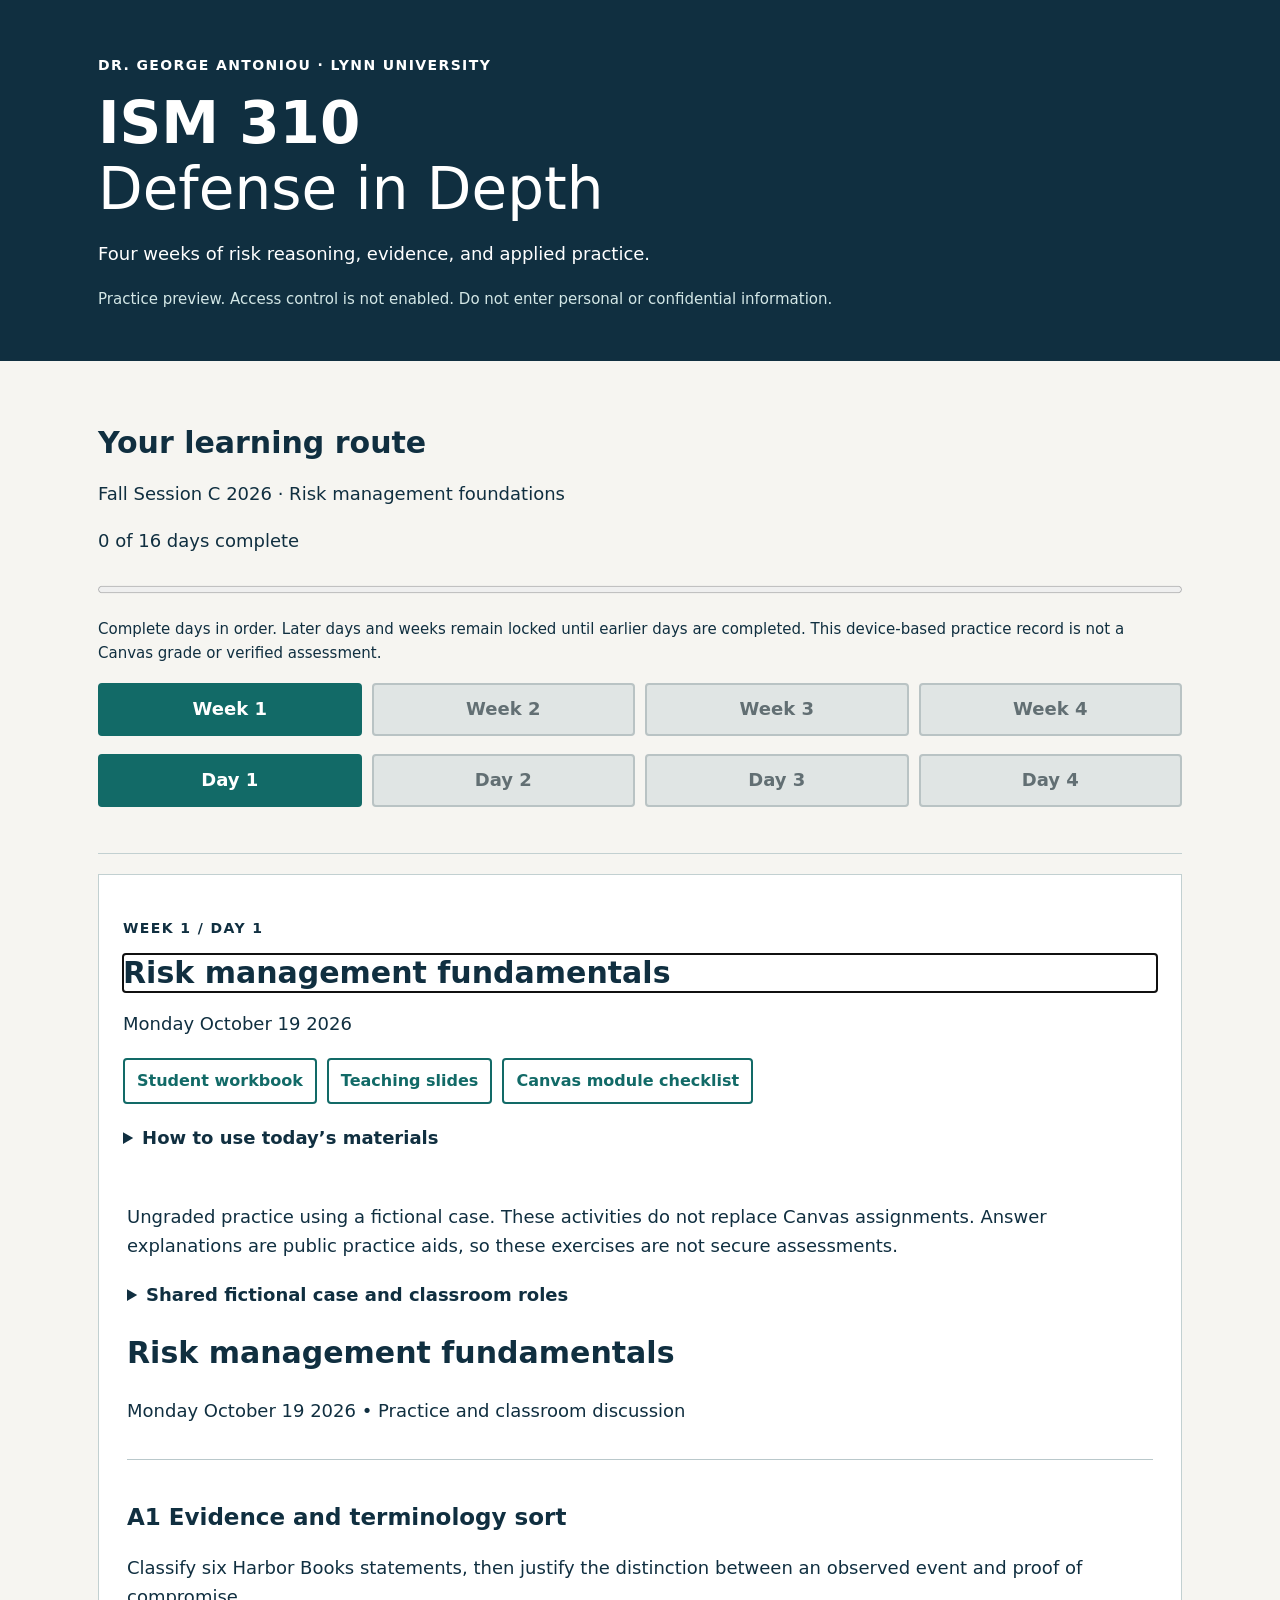
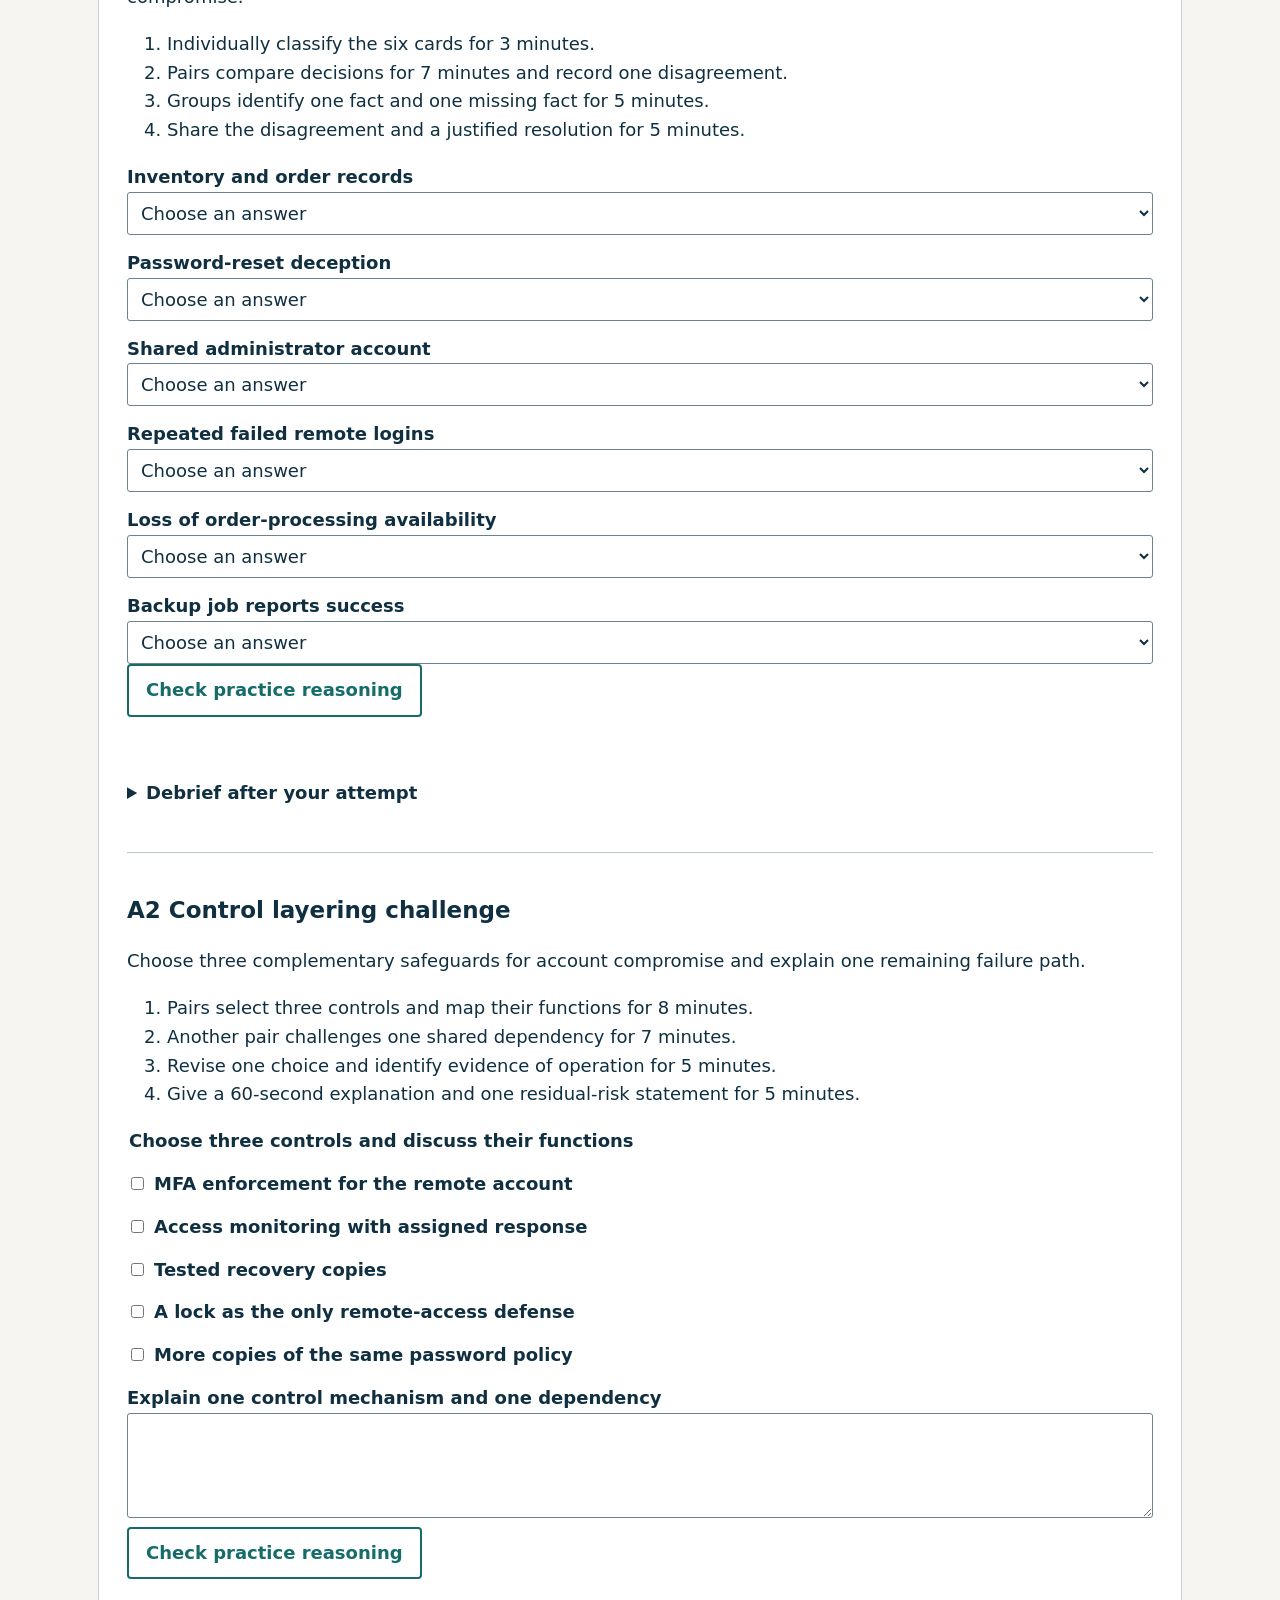
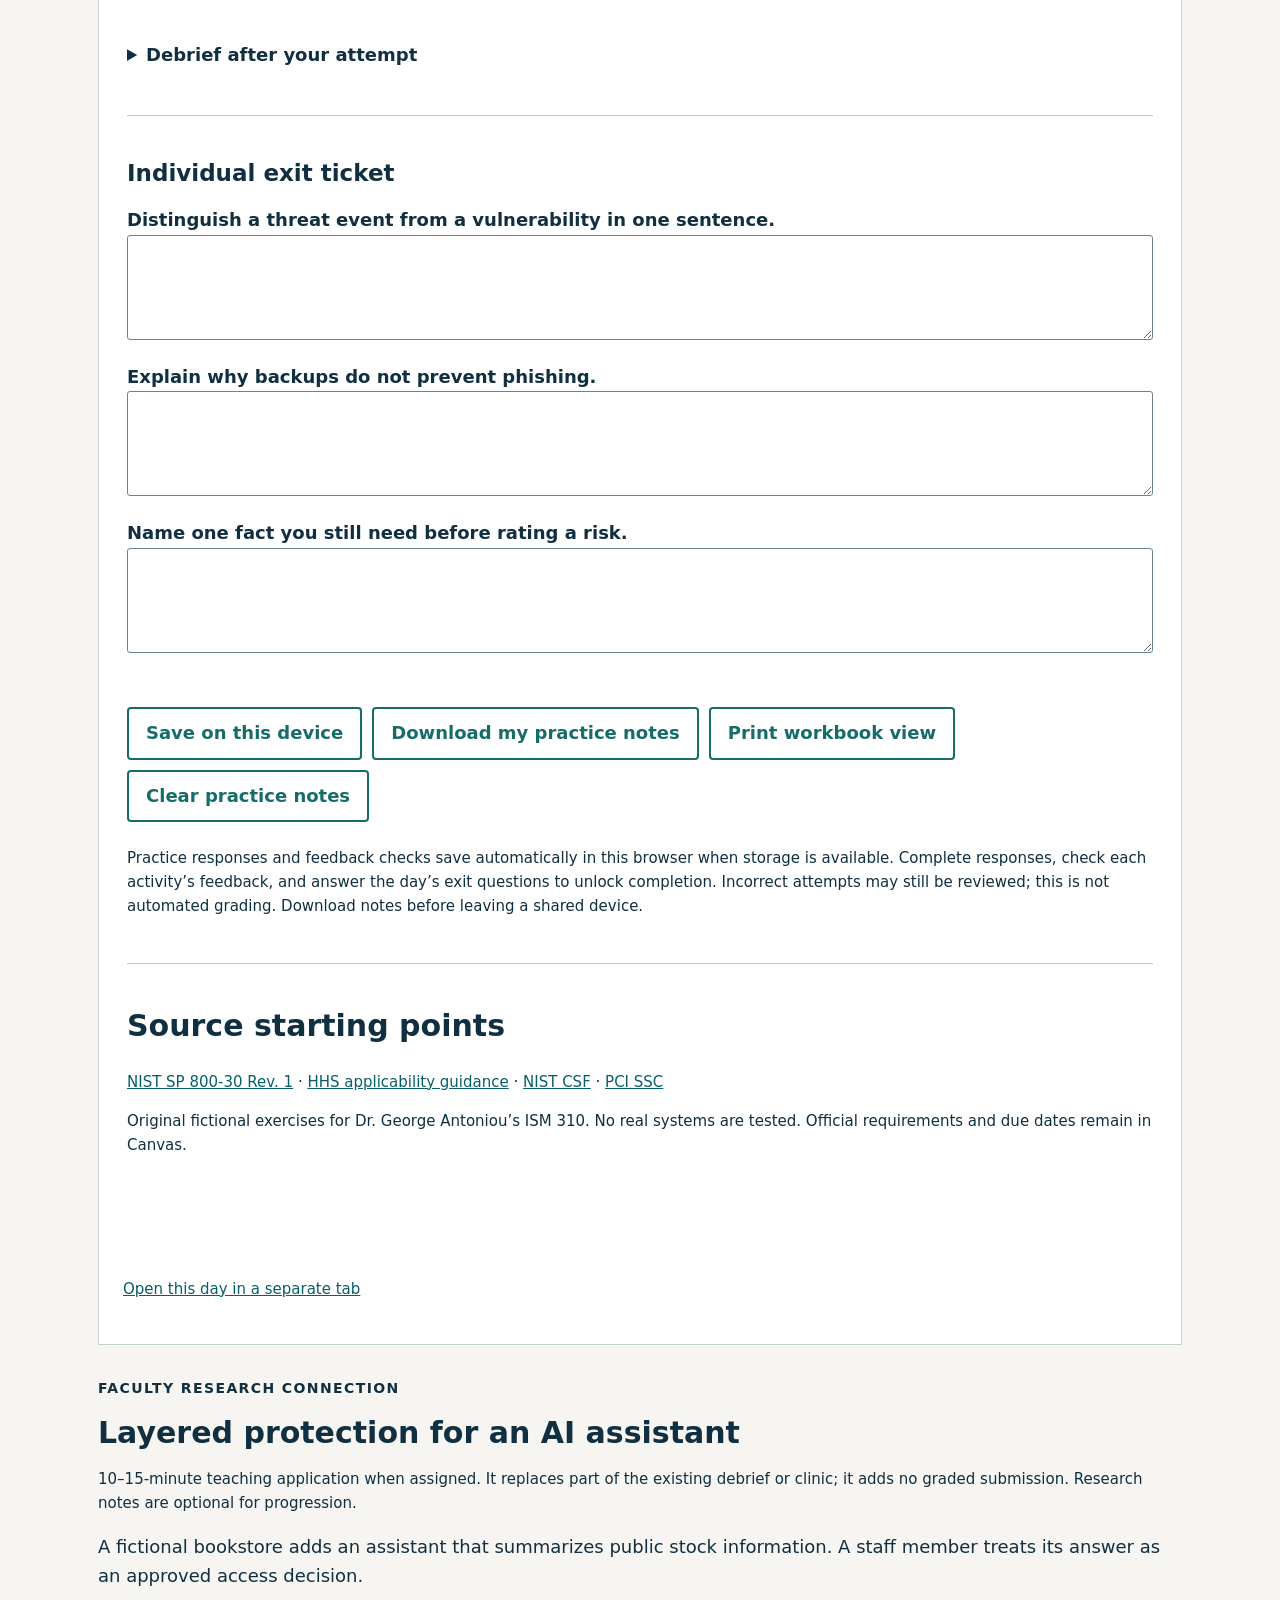
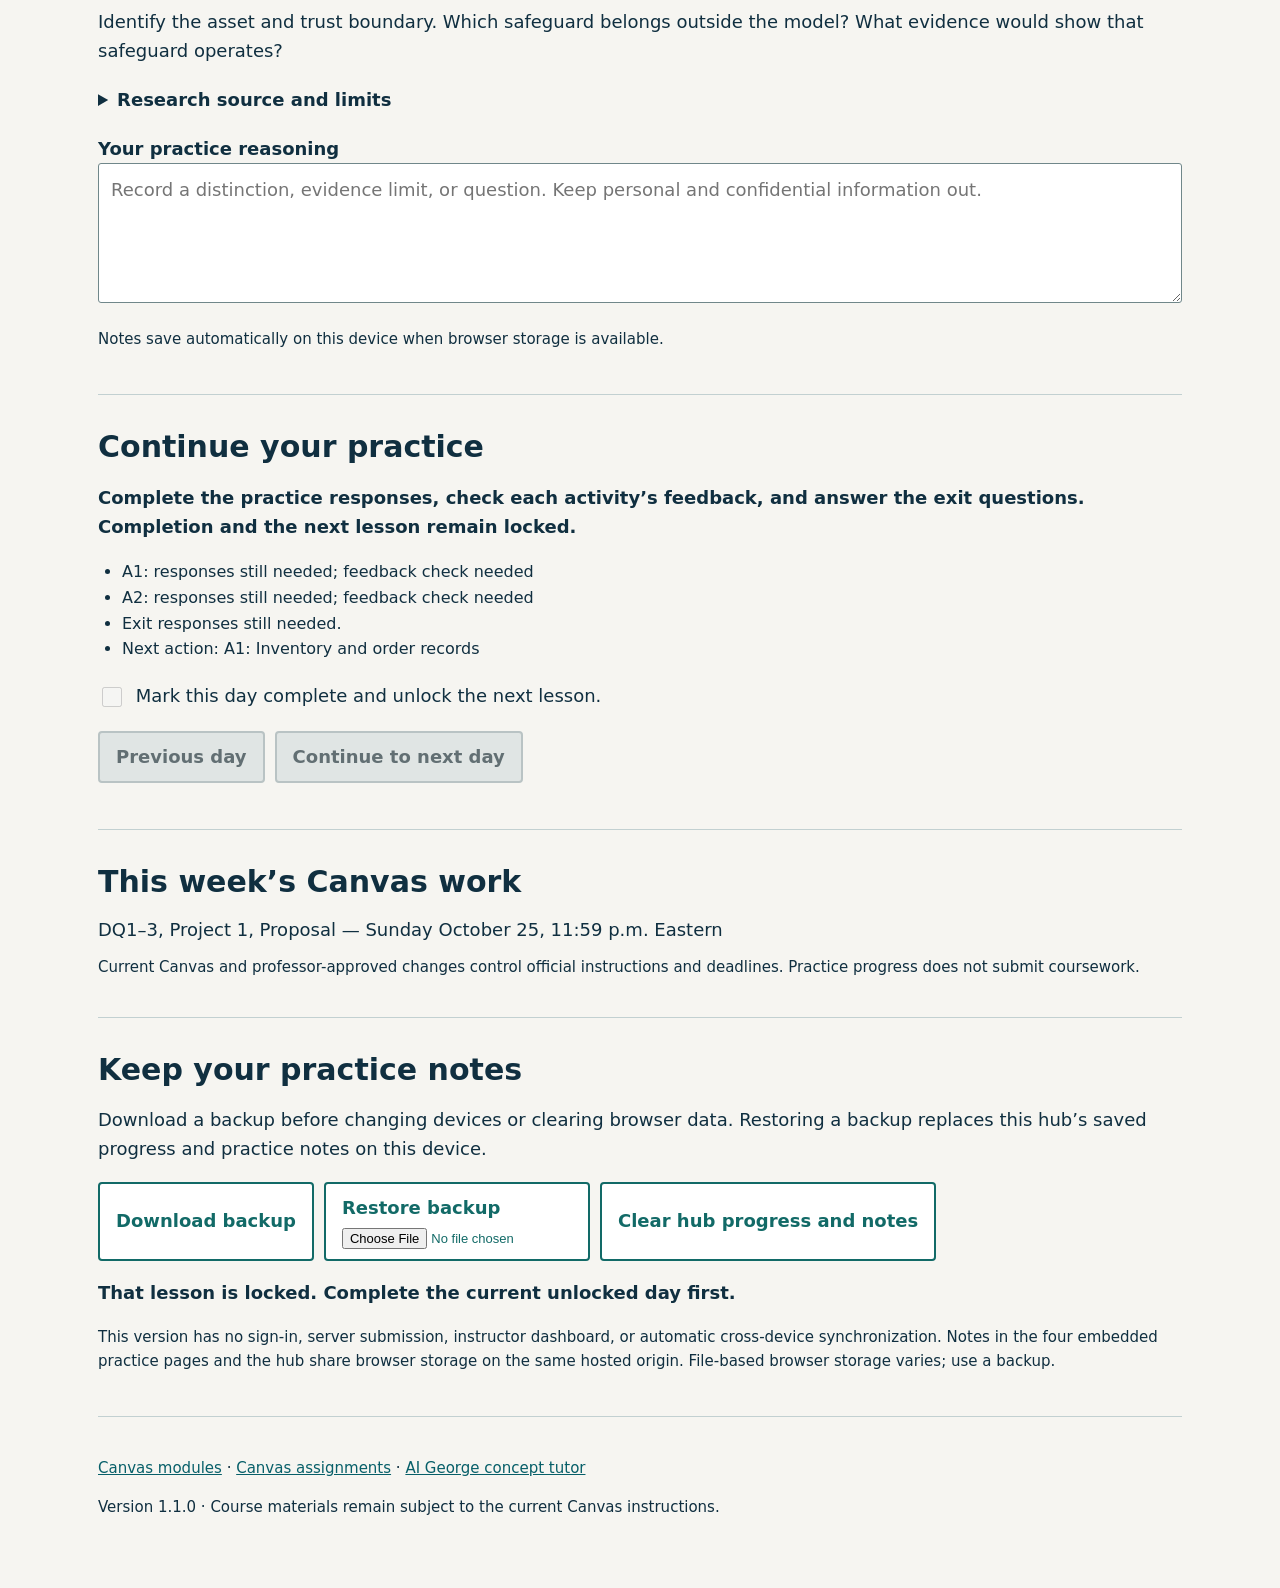
<file: docs/course/weeks/week2/index.html>
<!doctype html>
<html lang="en"><head><meta charset="utf-8"><meta name="viewport" content="width=device-width,initial-scale=1"><title>ISM 310 Week 2 Practice</title>
<style>
:root{--ink:#102f40;--teal:#156c68;--paper:#f7f6f2}*{box-sizing:border-box}body{margin:0;font:18px/1.6 system-ui,sans-serif;background:var(--paper);color:var(--ink)}header{background:var(--ink);color:white;padding:36px max(22px,calc((100vw - 1060px)/2))}h1{font-size:clamp(30px,5vw,48px);line-height:1.12;margin:12px 0}header p{max-width:850px}main{max-width:1100px;margin:auto;padding:24px}h2{font-size:30px;line-height:1.25}h3{font-size:23px;margin-bottom:8px}nav{display:flex;flex-wrap:wrap;gap:10px;padding:12px 0;border-bottom:1px solid #b9c8cb;margin-bottom:28px}button,a.action{font:inherit;font-weight:650;padding:10px 17px;border:2px solid var(--teal);border-radius:4px;background:white;color:var(--teal);cursor:pointer;text-decoration:none}button[aria-pressed=true],button.primary{background:var(--teal);color:white}button:hover{background:#e0efec}button.primary:hover,button[aria-pressed=true]:hover{background:#105450}button:focus-visible,a:focus-visible,input:focus-visible,textarea:focus-visible,select:focus-visible{outline:3px solid #b66a00;outline-offset:3px}section.activity{margin:34px 0 45px;border-top:1px solid #b9c8cb;padding-top:16px}label{display:block;font-weight:650;margin-top:14px}select,input,textarea{font:inherit;width:100%;padding:9px;border:1px solid #6b838b;border-radius:3px;background:white;color:var(--ink)}input[type=checkbox]{width:auto;margin-right:10px}textarea{min-height:105px}fieldset{border:0;padding:0;margin:0}fieldset legend{font-weight:650}details{margin:20px 0}summary{cursor:pointer;font-weight:650}p.feedback{padding:12px 0;color:#14544c;font-weight:650;min-height:24px}p.small{font-size:15px}.toolbar{display:flex;flex-wrap:wrap;gap:10px;margin:24px 0}.case{max-width:1000px}.day[hidden]{display:none!important}.pair{display:grid;grid-template-columns:1fr 1fr;gap:20px}a{color:#075f69}footer{border-top:1px solid #b9c8cb;margin-top:45px;padding:18px 0}.status{font-size:16px;font-weight:650}@media(max-width:650px){.pair{grid-template-columns:1fr}main{padding:18px}nav button{flex:1 0 40%}}@media print{header{background:white;color:black;padding:0}nav,.toolbar,button{display:none}.day[hidden]{display:none!important}main{padding:0}textarea{min-height:70px}.activity{break-inside:avoid}details{display:block}}
</style><style>.hub-embedded body{background:white}.hub-embedded header,.hub-embedded nav{display:none}.hub-embedded main{padding:12px 4px;max-width:100%}.hub-embedded footer{font-size:15px}</style></head><body data-week="2">
<header><p>ISM 310 • Defense in Depth • Week 2</p><h1>Assessment conclusions need support</h1><p>Eight classroom activities on approaches, evidence, dependencies, and threat analysis. Explain what the supplied facts support.</p></header>
<main><p>Ungraded practice using a fictional case. These activities do not replace Canvas assignments. Answer explanations are public practice aids, so these exercises are not secure assessments.</p>
<details><summary>Shared fictional case and classroom roles</summary><p id="case" class="case"></p><p>Rotate facilitator, evidence checker, recorder, and reporter. Do not enter names, credentials, real organizational data, or graded submission text.</p></details>
<nav aria-label="Practice day"><button type="button" data-day="1" aria-pressed="true">Monday</button><button type="button" data-day="2" aria-pressed="false">Tuesday</button><button type="button" data-day="3" aria-pressed="false">Wednesday</button><button type="button" data-day="4" aria-pressed="false">Thursday</button></nav>
<div id="days"></div>
<div class="toolbar"><button type="button" id="save">Save on this device</button><button type="button" id="export">Download my practice notes</button><button type="button" id="print">Print workbook view</button><button type="button" id="clear">Clear practice notes</button></div>
<p id="status" class="status" role="status" aria-live="polite"></p>
<p class="small">Entries stay in this browser unless you download and share them. Saving is optional and device-specific. No submissions, instructor dashboard, analytics, or network requests are built into this packet. Browser settings may prevent storage. Download notes before leaving a shared device, then clear them.</p>
<footer><h2>Source starting points</h2><p><a href="https://csrc.nist.gov/pubs/sp/800/30/r1/final" target="_blank" rel="noopener">NIST SP 800-30 Rev. 1</a> · <a href="https://csrc.nist.gov/pubs/sp/800/171/r3/final" target="_blank" rel="noopener">NIST SP 800-171 source scope</a> · <a href="https://www.nist.gov/cyberframework" target="_blank" rel="noopener">NIST CSF</a> · <a href="https://csrc.nist.gov/pubs/sp/800/53/r5/upd1/final" target="_blank" rel="noopener">NIST control reference</a></p><p class="small">Original fictional exercises for Dr. George Antoniou’s ISM 310. No real systems are tested. Official requirements and due dates remain in Canvas.</p></footer>
</main>
<script id="data" type="application/json">{"case": "Harbor Books is a fictional independent retailer with one shop, an online ordering service, and 12 staff. A manager owns service decisions and an external IT provider manages the network. Staff store inventory and order records in a hosted application. A third-party processor handles card payments; the exact data flow and merchant responsibilities have not been verified. No health information is specified. Two supervisors share an administrator account with remote access. MFA is available but not enabled on that account. Daily backups are reported as successful, but the last restoration test occurred six months ago. A back-office laptop occasionally leaves the shop. A staff member reports a suspicious email requesting a password reset. Logs show repeated failed remote logins; these do not prove successful compromise. The shop wants reliable order fulfillment and protection of customer information. No incident loss, likelihood rating, recovery objective, or security budget is supplied.", "context": "Week 2 continues the fictional Harbor Books practice case. Additional records below are deliberately invented classroom evidence, not real logs or Health Network facts. Base-case unknowns remain unknown unless a labeled exercise inject supplies information.", "days": [{"n": 1, "date": "Monday October 26 2026", "title": "Defining risk assessment approaches", "lead": "Professor Antoniou", "activities": [{"id": "B1", "name": "Approach selection clinic", "minutes": 20, "prompt": "Choose a defensible assessment approach for one decision. Identify what information the approach needs.", "steps": ["Read the decision and evidence constraints for 4 minutes.", "Compare qualitative and quantitative approaches for 6 minutes.", "Select an approach and list missing inputs for 6 minutes.", "Explain one tradeoff to a partner for 4 minutes."], "output": "A decision rationale, two information needs, and one limitation.", "key": "For deciding which uncertainty to investigate first with sparse incident and loss data, structured qualitative reasoning is defensible. Quantification can support cost decisions if inputs have a justified basis. Semi-quantitative indices organize categories but do not become probabilities. Accept alternatives that acknowledge evidence and resources.", "probe": "Which decision does your chosen approach support, and what would make its result misleading?"}, {"id": "B2", "name": "Estimates and uncertainty", "minutes": 25, "prompt": "Calculate an illustrative annualized loss estimate from supplied assumptions, then test a changed frequency assumption.", "steps": ["Identify the units and assumptions for 4 minutes.", "Calculate single loss and annualized loss for 6 minutes.", "Change the supplied frequency and compare for 5 minutes.", "Explain uncertainty and a missing input for 6 minutes.", "Share one decision the estimate cannot settle for 4 minutes."], "output": "Two calculations, units, and an uncertainty statement.", "key": "Toy inputs: asset value $40,000; exposure factor 0.25; annualized rate of occurrence 0.2 per year. SLE=$10,000; ALE=$2,000/year. With frequency 0.4/year, ALE=$4,000/year. These are stipulated classroom assumptions, not Harbor Books valuations or forecasts. Expected loss is not a guaranteed annual bill, and this arithmetic alone cannot select a control.", "probe": "What happens to the conclusion when an assumed input changes?"}], "exit": ["Explain why a 1–3 risk index is not a probability.", "What additional evidence would support a monetary estimate?", "Name a reason to reassess risk after a change."]}, {"n": 2, "date": "Tuesday October 27 2026", "title": "Performing a risk assessment", "lead": "Professor Antoniou", "activities": [{"id": "B3", "name": "Evidence chain lab", "minutes": 25, "prompt": "Evaluate four fictional records and identify what each supports, what it does not prove, and what to request next.", "steps": ["Read the labeled practice records for 5 minutes.", "Match each claim to a record for 7 minutes.", "Identify limitations and one corroborating source for 8 minutes.", "Report a justified conclusion in 5 minutes."], "output": "Four claim-evidence-limit entries and one follow-up request.", "key": "Record E1: interview says backups run daily. E2: a job report lists completion. E3: the restore-test register has no entry in the last six months. E4: access inventory lists a shared remote administrator identity with MFA disabled. E1–E2 do not establish usable restoration. E3 does not prove all backups are unusable. E4 supports an account-control weakness, not successful compromise. These are fictional classroom records.", "probe": "Does the evidence support the exact claim or only a narrower statement?"}, {"id": "B4", "name": "Assessment plan versus findings", "minutes": 25, "prompt": "Sort statements into planned assessment work, supported findings, or unsupported conclusions.", "steps": ["Classify the five statements individually for 5 minutes.", "Compare the basis for each decision for 7 minutes.", "Identify an owner and dependency for one planned task for 7 minutes.", "Revise one overstated conclusion and report in 6 minutes."], "output": "Five classifications and one task-owner-dependency record.", "key": "Interviewing the manager and reviewing an account export are planned work. The exercise account export showing MFA disabled is a supported finding. Claiming a breach occurred or every control is effective is unsupported. Review authority, scope, record date, and evidence limitations. Do not convert an assessment plan into invented completed testing.", "probe": "What must happen before this sentence can legitimately be presented as a finding?"}], "exit": ["Distinguish an interview plan from a finding.", "What does a successful backup job fail to prove?", "Who receives assessment limitations and why?"]}, {"n": 3, "date": "Wednesday October 28 2026", "title": "Assets activities and dependencies", "lead": "Joe Ingles", "activities": [{"id": "B5", "name": "Activity dependency map", "minutes": 25, "prompt": "Map one fictional order-fulfillment activity to its necessary assets and dependencies, then explain a failure consequence.", "steps": ["Choose order fulfillment as the activity for 3 minutes.", "Map information, people, application, and external dependencies for 8 minutes.", "Identify one unsupported dependency assumption for 6 minutes.", "Compare business consequences with another group for 8 minutes."], "output": "A dependency map and one criticality argument with a marked assumption.", "key": "The hosted order application, order information, staff, and connectivity support order fulfillment. The payment processor is an external dependency when a transaction needs authorization. Price alone does not establish criticality. The base case does not identify every identity or power dependency; these should be stated as assumptions or questions.", "probe": "Which dependency prevents the activity from resuming even if the laptop works?"}, {"id": "B6", "name": "Recovery reasoning check", "minutes": 25, "prompt": "Use supplied fictional recovery objectives and an observed exercise result to distinguish data loss from restoration time.", "steps": ["Read the stipulated values for 4 minutes.", "Compare the recovered data point with RPO for 5 minutes.", "Compare restoration time with RTO and MTD for 5 minutes.", "Identify a dependency or validation limitation for 6 minutes.", "Explain the conclusion to a partner for 5 minutes."], "output": "Three objective comparisons and one limitation.", "key": "Separate toy exercise: RPO 1 hour, RTO 4 hours, MTD 8 hours. Usable service resumes after 6 hours and recovered data is 30 minutes older than the disruption. RPO met, RTO missed, MTD not exceeded. Slow restoration does not itself increase data-loss age. Values are supplied practice assumptions and are not Harbor Books requirements. A system restoration alone would be insufficient evidence of usable business recovery.", "probe": "Which comparison concerns data recency, and which concerns elapsed time?"}], "exit": ["Name a business activity and a dependency.", "Distinguish BIA, BCP, and DRP purposes.", "Does a six-hour restore automatically miss a one-hour RPO? Explain."]}, {"n": 4, "date": "Thursday October 29 2026", "title": "Threat vulnerability and exploit analysis", "lead": "Joe Ingles", "activities": [{"id": "B7", "name": "Evidence triage exercise", "minutes": 25, "prompt": "Classify five fictional statements and identify what would substantiate an exploit claim.", "steps": ["Review the statements individually for 5 minutes.", "Separate threat, vulnerability, exploit concept, observation, and impact for 7 minutes.", "Choose one follow-up evidence request for 7 minutes.", "Explain why a breach conclusion is or is not supported for 6 minutes."], "output": "Five classifications and a supported evidence request.", "key": "Password-reset deception is a threat event. A shared administrator identity without MFA is a vulnerability. Taking advantage of a weakness is the exploit concept. A failed login is an observation. Delayed order fulfillment is a potential business impact. None of those alone confirms a successful unauthorized session.", "probe": "What evidence distinguishes an attempted event from successful exploitation?"}, {"id": "B8", "name": "Gap and verification clinic", "minutes": 25, "prompt": "Connect one stated weakness to a candidate control and distinguish proposed treatment from verified implementation.", "steps": ["Choose the shared remote-administrator weakness for 4 minutes.", "Propose a treatment and explain its mechanism for 6 minutes.", "Identify the owner, implementation evidence, and test for 8 minutes.", "Challenge a residual-risk claim and report for 7 minutes."], "output": "One gap-control-evidence record with status and limitation.", "key": "MFA enforcement and individually attributable accounts are defensible candidates. They remain planned until implementation is evidenced. Access review, configuration checks, and authorized test records provide distinct evidence. No automatic percentage reduction follows. Controls must address the mechanism and fit approved scope. Detailed implementation plans develop in Week 3.", "probe": "Which evidence shows the control is operating rather than merely requested?"}], "exit": ["Distinguish a vulnerability from an exploit.", "Why does a proposed control not justify a lower residual rating yet?", "Name an unanswered coursework question to send to the professor."]}]}</script>
<script>
'use strict';
const course=JSON.parse(document.getElementById('data').textContent);
const storageKey='ism310-week2-practice-v1';
document.getElementById('case').textContent=course.case+' '+course.context;
function el(tag,text,attrs={}){const e=document.createElement(tag);if(text!==null)e.textContent=text;for(const [k,v]of Object.entries(attrs))e.setAttribute(k,v);return e;}
function field(parent,id,label,options,numeric=false){parent.append(el('label',label,{for:id}));let c;if(options){c=el('select',null,{id});c.append(el('option','Choose an answer',{value:''}));for(const o of options)c.append(el('option',o,{value:o}));}else if(numeric)c=el('input',null,{id,type:'number',min:'0',step:'any',inputmode:'decimal'});else c=el('textarea',null,{id});c.dataset.note='true';parent.append(c);return c;}
function checkButton(sec,id,fn){const b=el('button','Check practice reasoning',{type:'button'});const f=el('p','',{id:id+'-feedback',class:'feedback',role:'status','aria-live':'polite'});b.addEventListener('click',()=>f.textContent=fn());sec.append(b,f);}
function value(id){return document.getElementById(id).value;}
for(const d of course.days){
 const box=el('div',null,{class:'day',id:'day-'+d.n});if(d.n!==1)box.hidden=true;
 box.append(el('h2',d.title),el('p',d.date+' • '+d.lead+' • Ungraded practice'));
 for(const a of d.activities){
  const s=el('section',null,{class:'activity',id:a.id});s.append(el('h3',a.id+' '+a.name),el('p',a.prompt));const list=el('ol');a.steps.forEach(x=>list.append(el('li',x)));s.append(list);
  if(a.id==='B1'){
   s.append(el('p','Decision: choose which uncertainty to investigate first. Available inputs are the scenario and interviews, without reliable frequency or financial-loss data.'));
   field(s,'b1-approach','Your approach',['Qualitative','Semi-quantitative','Quantitative with stated input limitations']);field(s,'b1-reason','Reason, two information needs, and a limitation');
   checkButton(s,'b1',()=>!value('b1-approach')||!value('b1-reason').trim()?'Choose an approach and explain the evidence it would need.':'Discuss the fit to the decision. Sparse data can support structured qualitative reasoning; numerical estimates need justified inputs. No approach earns an automatic grade here.');
  }else if(a.id==='B2'){
   s.append(el('p','Separate toy exercise: asset value $40,000; exposure factor 0.25; occurrence rate 0.2 per year. SLE = value × exposure factor. ALE = SLE × occurrence rate. Then change rate to 0.4 per year. These are supplied assumptions, not case facts or forecasts.'));
   field(s,'b2-sle','Single loss expectancy in dollars',null,true);field(s,'b2-ale','Initial annualized loss expectancy in dollars per year',null,true);field(s,'b2-changed','Changed annualized loss expectancy in dollars per year',null,true);field(s,'b2-limits','One assumption or limitation');
   checkButton(s,'b2',()=>{const ids=['b2-sle','b2-ale','b2-changed'];if(ids.some(id=>!value(id)))return 'Complete all three numeric entries before checking.';return ids.every((id,i)=>Number(value(id))===[10000,2000,4000][i])?'Arithmetic matches: SLE $10,000, initial ALE $2,000/year, changed ALE $4,000/year. Expected values do not guarantee yearly losses or decide treatment alone.':'Recheck units and operations. First multiply $40,000 by 0.25; multiply that result by each annual occurrence rate.';});
  }else if(a.id==='B3'){
   s.append(el('p','Fictional records: E1 interview says backups run daily. E2 job report lists completion. E3 restore-test register has no entry in six months. E4 account export shows a shared remote administrator identity without MFA.'));
   field(s,'b3-backup','What conclusion follows from E1–E3?',['All backups are unusable','Daily jobs are reported; usable recovery is not established','Recovery is guaranteed']);field(s,'b3-account','What conclusion follows from E4?',['A breach is proven','An account-control weakness is supported; compromise is not established']);field(s,'b3-request','Evidence limitation and follow-up request');
   checkButton(s,'b3',()=>{if(!value('b3-backup')||!value('b3-account'))return 'Choose both conclusions first.';return value('b3-backup').startsWith('Daily')&&value('b3-account').startsWith('An account')?'Both conclusions respect the evidence limits. Explain how a restoration test or scoped authentication records could support the next decision.':'Separate reports, configuration, and incident outcomes. Job completion does not guarantee recovery; absent recent tests do not prove every copy unusable; weak access does not prove a breach.';});
  }else if(a.id==='B4'){
   const rows=[['Interview the manager next Tuesday','Planned work'],['Review the scoped account export','Planned work'],['Exercise export shows MFA disabled','Supported exercise finding'],['A breach definitely occurred','Unsupported conclusion'],['Every control is effective','Unsupported conclusion']];rows.forEach((x,i)=>field(s,'b4-'+i,x[0],['Planned work','Supported exercise finding','Unsupported conclusion']));field(s,'b4-task','One task owner and prerequisite');
   checkButton(s,'b4',()=>{if(rows.some((x,i)=>!value('b4-'+i)))return 'Classify all five statements first.';return rows.filter((x,i)=>value('b4-'+i)===x[1]).length+'/5 match the practice key. A plan describes proposed work; findings need scoped evidence. The labels do not grade your independent analysis.';});
  }else if(a.id==='B5'){
   s.append(el('p','Activity: fulfill an online order. Identify information, people, applications, and external dependencies. Mark relationships inferred rather than supplied.'));
   ['Activity and required assets','External dependencies','An assumption to verify','Consequence and criticality reason'].forEach((x,i)=>field(s,'b5-'+i,x));
   checkButton(s,'b5',()=>Array.from({length:4},(_,i)=>value('b5-'+i).trim()).every(Boolean)?'Peer challenge: would the activity resume if one listed dependency remained unavailable? Price alone does not establish criticality. Mark inferred architecture as an assumption.':'Complete the four reasoning fields before the peer challenge.');
  }else if(a.id==='B6'){
   s.append(el('p','Separate toy exercise: RPO 1 hour; RTO 4 hours; MTD 8 hours. Usable service resumes after 6 hours. Recovered data is 30 minutes older than the disruption. These are supplied practice values, not case requirements.'));
   field(s,'b6-rpo','RPO comparison',['Met','Missed']);field(s,'b6-rto','RTO comparison',['Met','Missed']);field(s,'b6-mtd','MTD comparison',['Not exceeded','Exceeded']);field(s,'b6-limits','Reasoning and one validation or dependency limitation');
   checkButton(s,'b6',()=>{if(['b6-rpo','b6-rto','b6-mtd'].some(id=>!value(id)))return 'Choose all three comparisons first.';return value('b6-rpo')==='Met'&&value('b6-rto')==='Missed'&&value('b6-mtd')==='Not exceeded'?'RPO met: 30 minutes is within 1 hour. RTO missed: 6 hours exceeds 4. MTD not exceeded: 6 is below 8. Restoration duration does not itself increase data-loss age.':'Compare data recency with RPO and elapsed restoration time with RTO and MTD. These are different dimensions.';});
  }else if(a.id==='B7'){
   const rows=[['Password-reset deception','Threat event'],['Shared remote admin identity without MFA','Vulnerability'],['Taking advantage of a weakness','Exploit concept'],['Repeated failed remote logins','Observation'],['Delayed order fulfillment','Potential impact']];rows.forEach((x,i)=>field(s,'b7-'+i,x[0],['Threat event','Vulnerability','Exploit concept','Observation','Potential impact']));field(s,'b7-evidence','Evidence needed before claiming successful unauthorized access');
   checkButton(s,'b7',()=>{if(rows.some((x,i)=>!value('b7-'+i)))return 'Classify all five statements first.';return rows.filter((x,i)=>value('b7-'+i)===x[1]).length+'/5 match the vocabulary key. An observation of failed attempts does not prove successful exploitation. Explain a suitable evidence request.';});
  }else{
   s.append(el('p','The shared remote administrator identity has no MFA. The group proposes MFA enforcement. No implementation or operating test record has been supplied.'));
   field(s,'b8-status','What control status is supported?',['Planned candidate control','Verified operating control']);field(s,'b8-residual','Can we automatically claim a 50% risk reduction?',['Yes','No']);field(s,'b8-reason','Gap, mechanism, owner, implementation evidence, and operating test');
   checkButton(s,'b8',()=>{if(!value('b8-status')||!value('b8-residual'))return 'Choose a status and residual-risk conclusion first.';return value('b8-status')==='Planned candidate control'&&value('b8-residual')==='No'?'The candidate remains planned until evidence establishes implementation and operation. No automatic percentage reduction follows. Discuss an owner, scoped configuration record, and authorized verification.':'Distinguish a recommendation from an operating measure. Without implementation and outcome evidence, a numeric reduction would be invented.';});
  }
  const detail=el('details');detail.append(el('summary','Debrief after your attempt'),el('p',a.key));s.append(detail);box.append(s);
 }
 const exit=el('section',null,{class:'activity'});exit.append(el('h3','Individual exit ticket'));d.exit.forEach((q,i)=>field(exit,'exit-'+d.n+'-'+i,q));box.append(exit);document.getElementById('days').append(box);
}
function selectDay(n){document.querySelectorAll('.day').forEach(x=>x.hidden=x.id!=='day-'+n);document.querySelectorAll('[data-day]').forEach(b=>b.setAttribute('aria-pressed',String(b.dataset.day===String(n))));}
document.querySelectorAll('[data-day]').forEach(b=>b.addEventListener('click',()=>selectDay(b.dataset.day)));
function collect(){const data={};document.querySelectorAll('[data-note]').forEach(e=>data[e.id]=e.value);return data;}
function restore(data){document.querySelectorAll('[data-note]').forEach(e=>{if(Object.hasOwn(data,e.id))e.value=String(data[e.id]);});}
function status(msg){document.getElementById('status').textContent=msg;}
try{const saved=localStorage.getItem(storageKey);if(saved){restore(JSON.parse(saved));status('Saved practice notes restored from this browser.');}}catch(e){status('Device storage is unavailable. You can still work and download notes.');}
document.getElementById('save').addEventListener('click',()=>{try{localStorage.setItem(storageKey,JSON.stringify(collect()));status('Practice notes saved on this device only.');}catch(e){status('Could not save on this device. Download your notes instead.');}});
document.getElementById('export').addEventListener('click',()=>{const payload={resource:'ISM 310 Week 2 ungraded practice',exported:new Date().toISOString(),notes:collect()};const url=URL.createObjectURL(new Blob([JSON.stringify(payload,null,2)],{type:'application/json'}));const a=el('a',null,{href:url,download:'ISM310_Week2_Practice_Notes.json'});document.body.append(a);a.click();a.remove();setTimeout(()=>URL.revokeObjectURL(url),1000);status('Practice notes downloaded. They were not submitted to Canvas or the instructor.');});
document.getElementById('clear').addEventListener('click',()=>{if(!confirm('Clear all practice entries from this page and this browser’s saved copy?'))return;document.querySelectorAll('[data-note]').forEach(e=>e.value='');document.querySelectorAll('.feedback').forEach(e=>e.textContent='');try{localStorage.removeItem(storageKey);}catch(e){}status('Practice entries cleared. Previously downloaded files are unchanged.');});
document.getElementById('print').addEventListener('click',()=>window.print());
</script>
<script src="../../completion.js"></script>
<script src="../../lesson-bridge.js"></script>
</body></html>
</file>
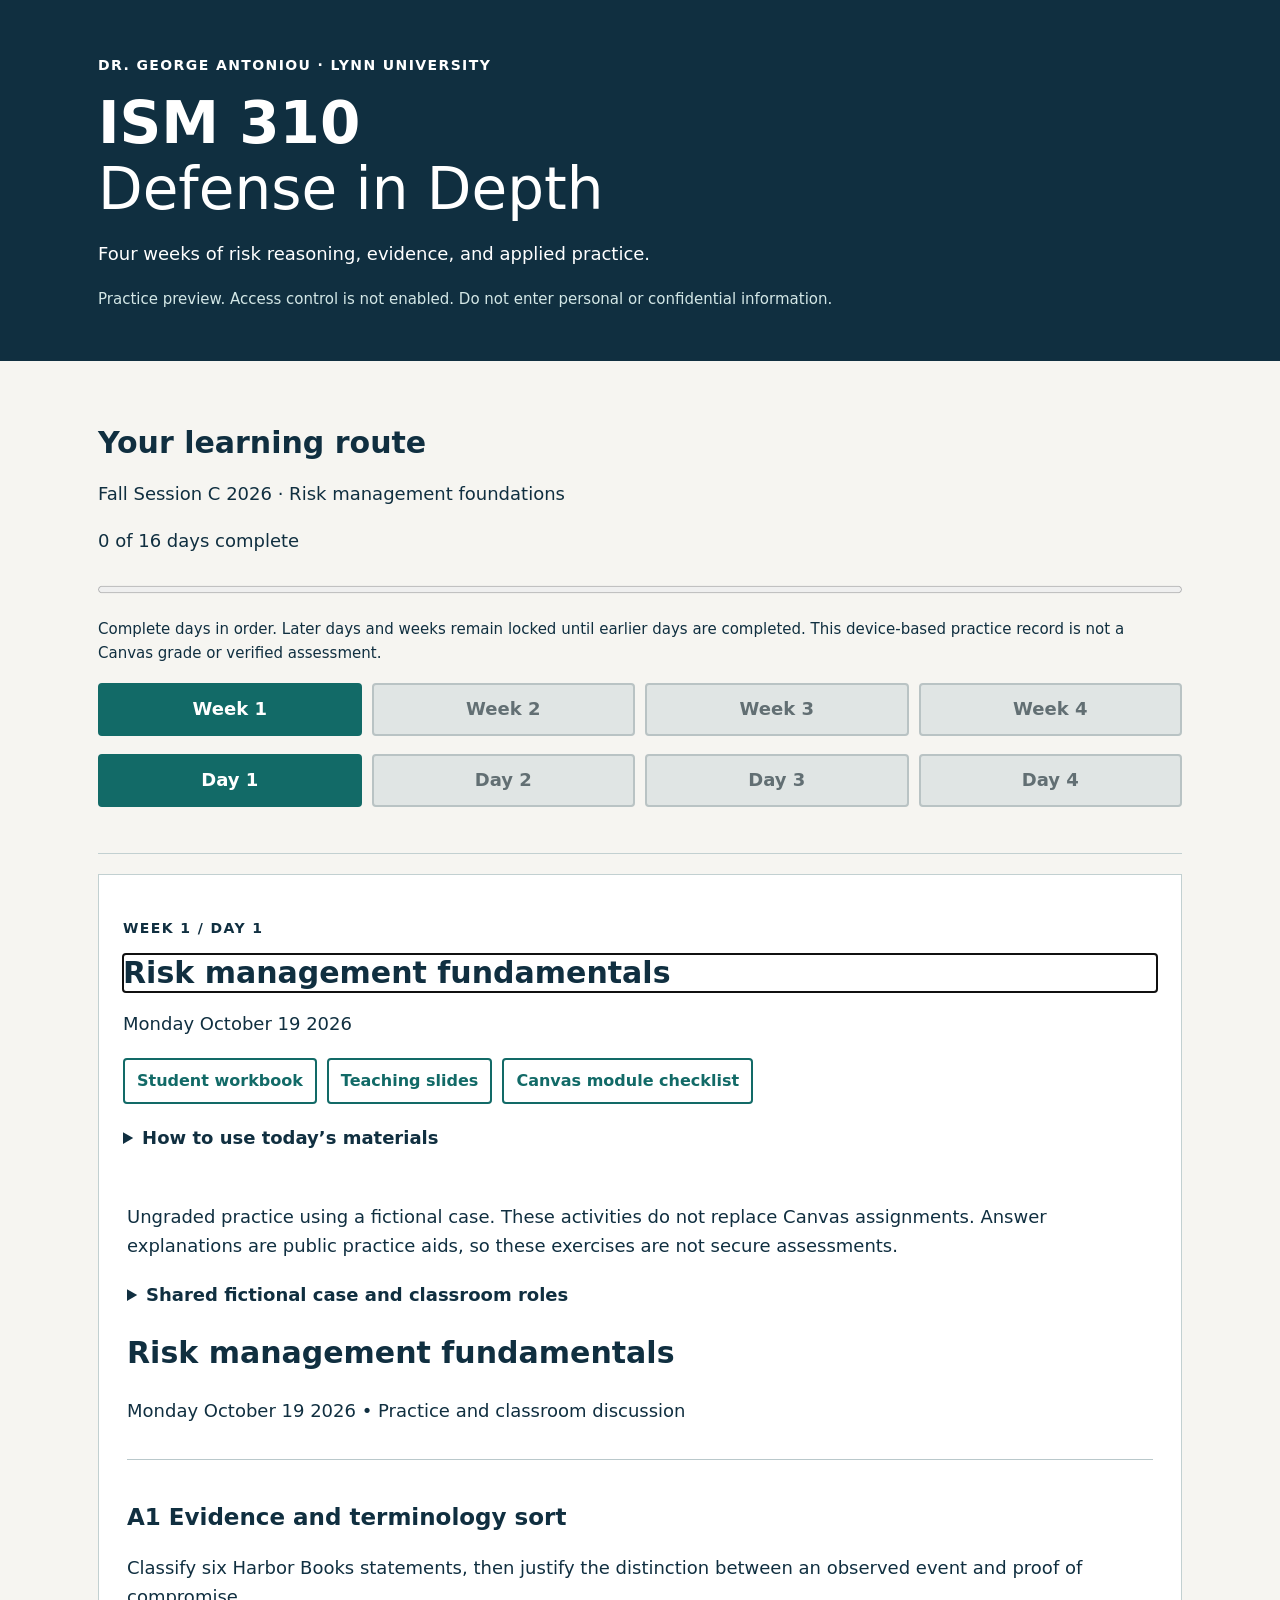
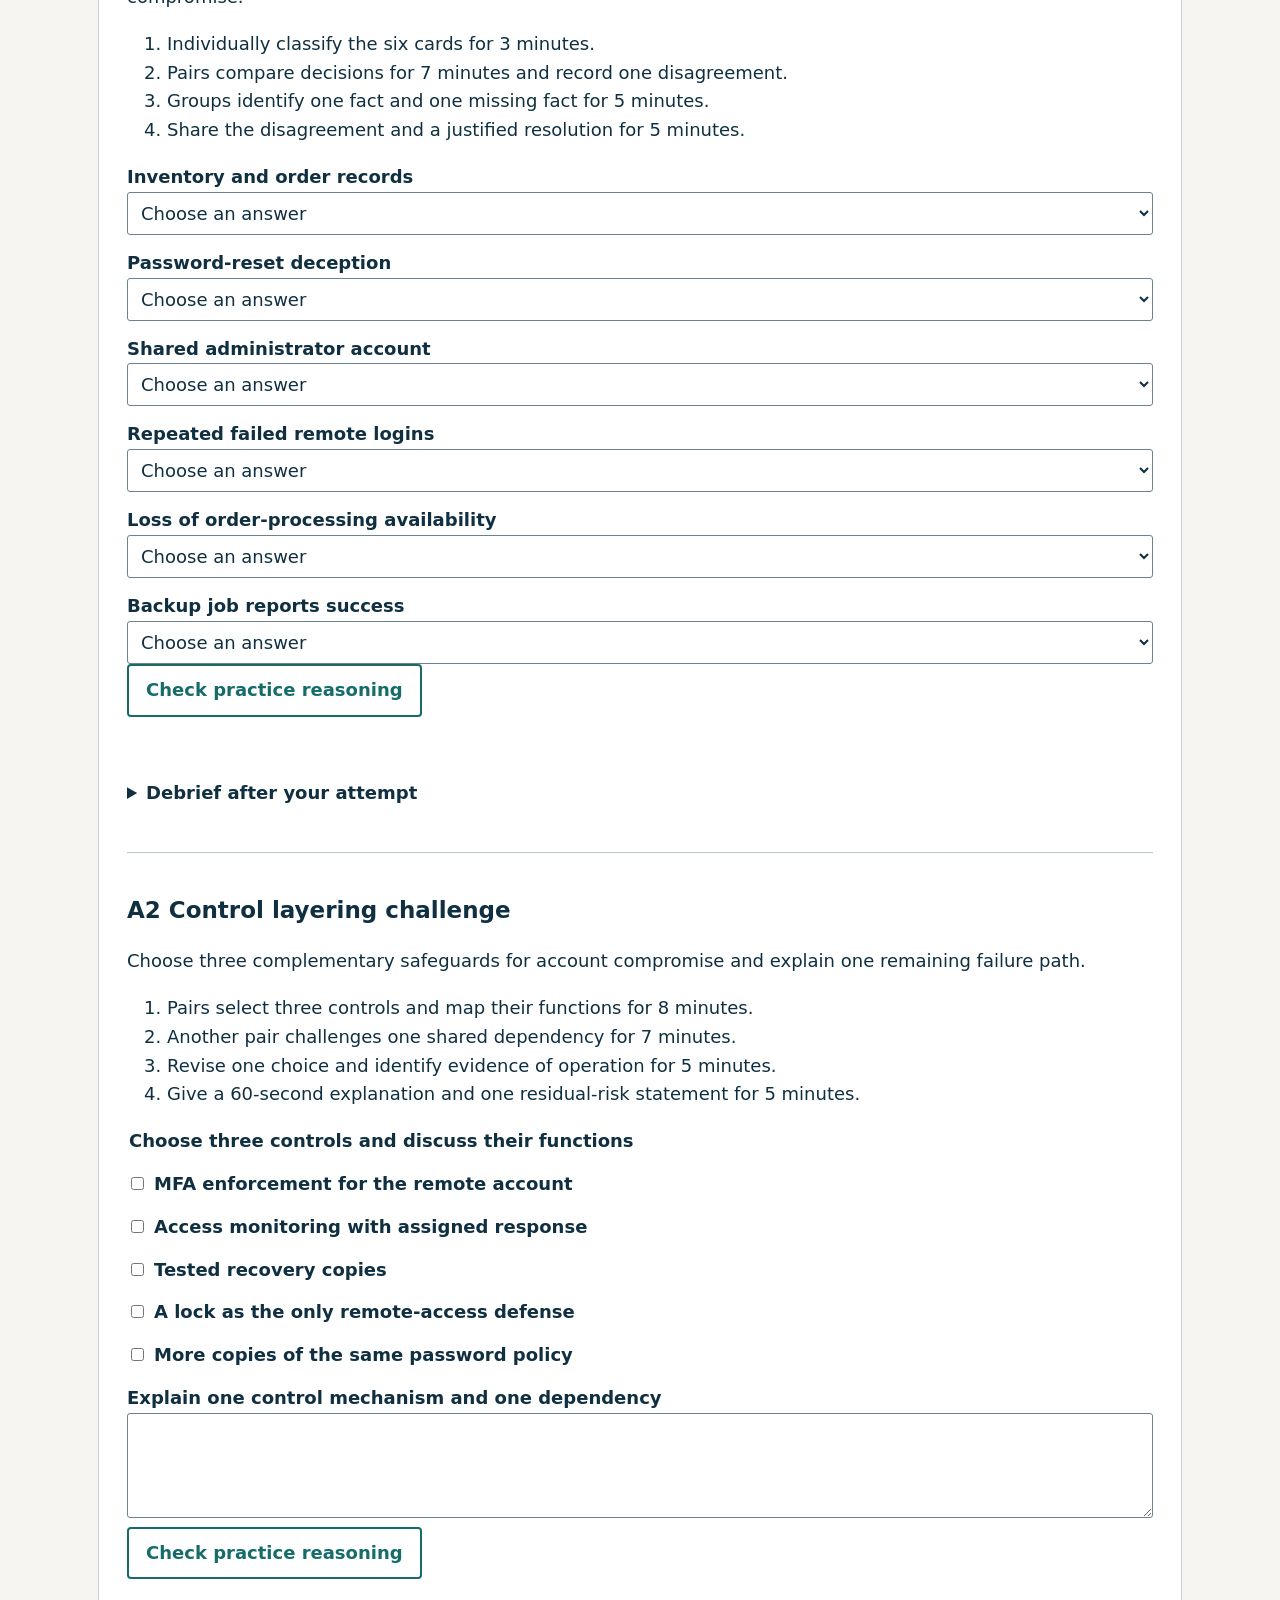
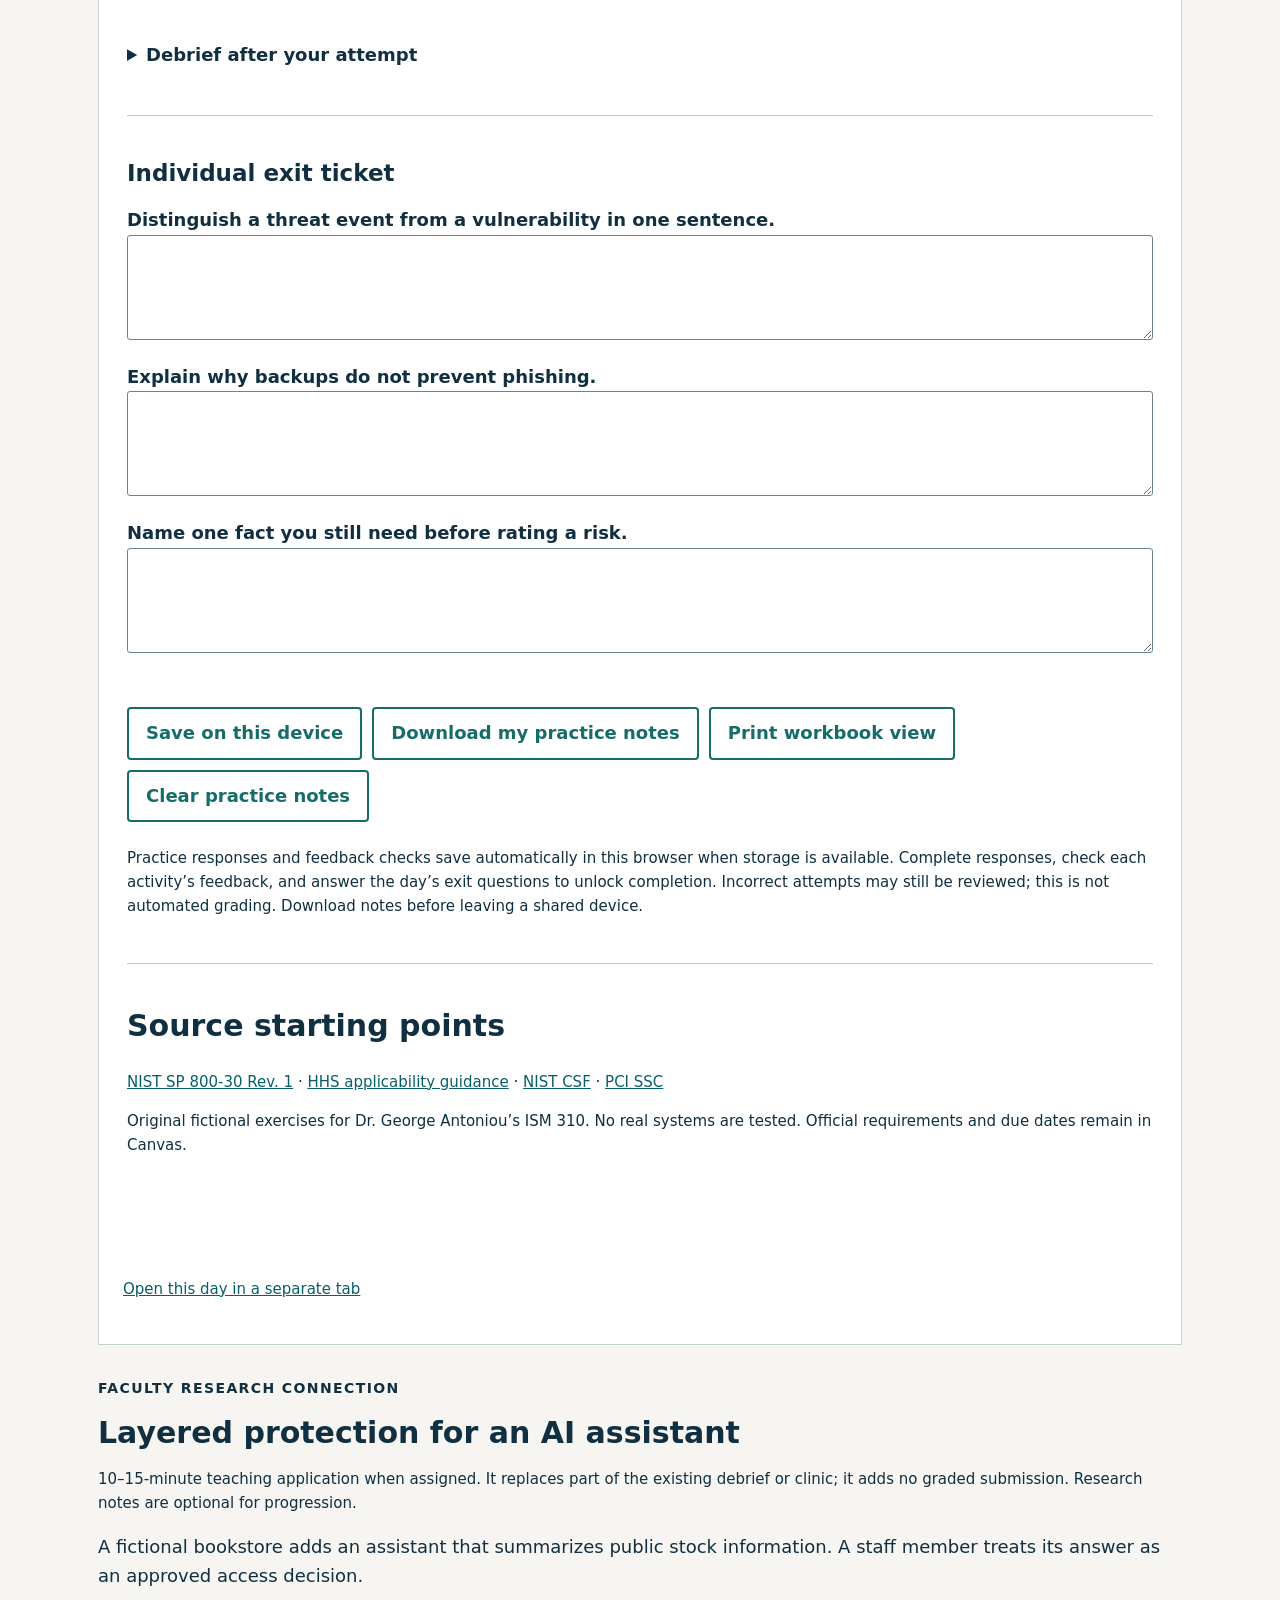
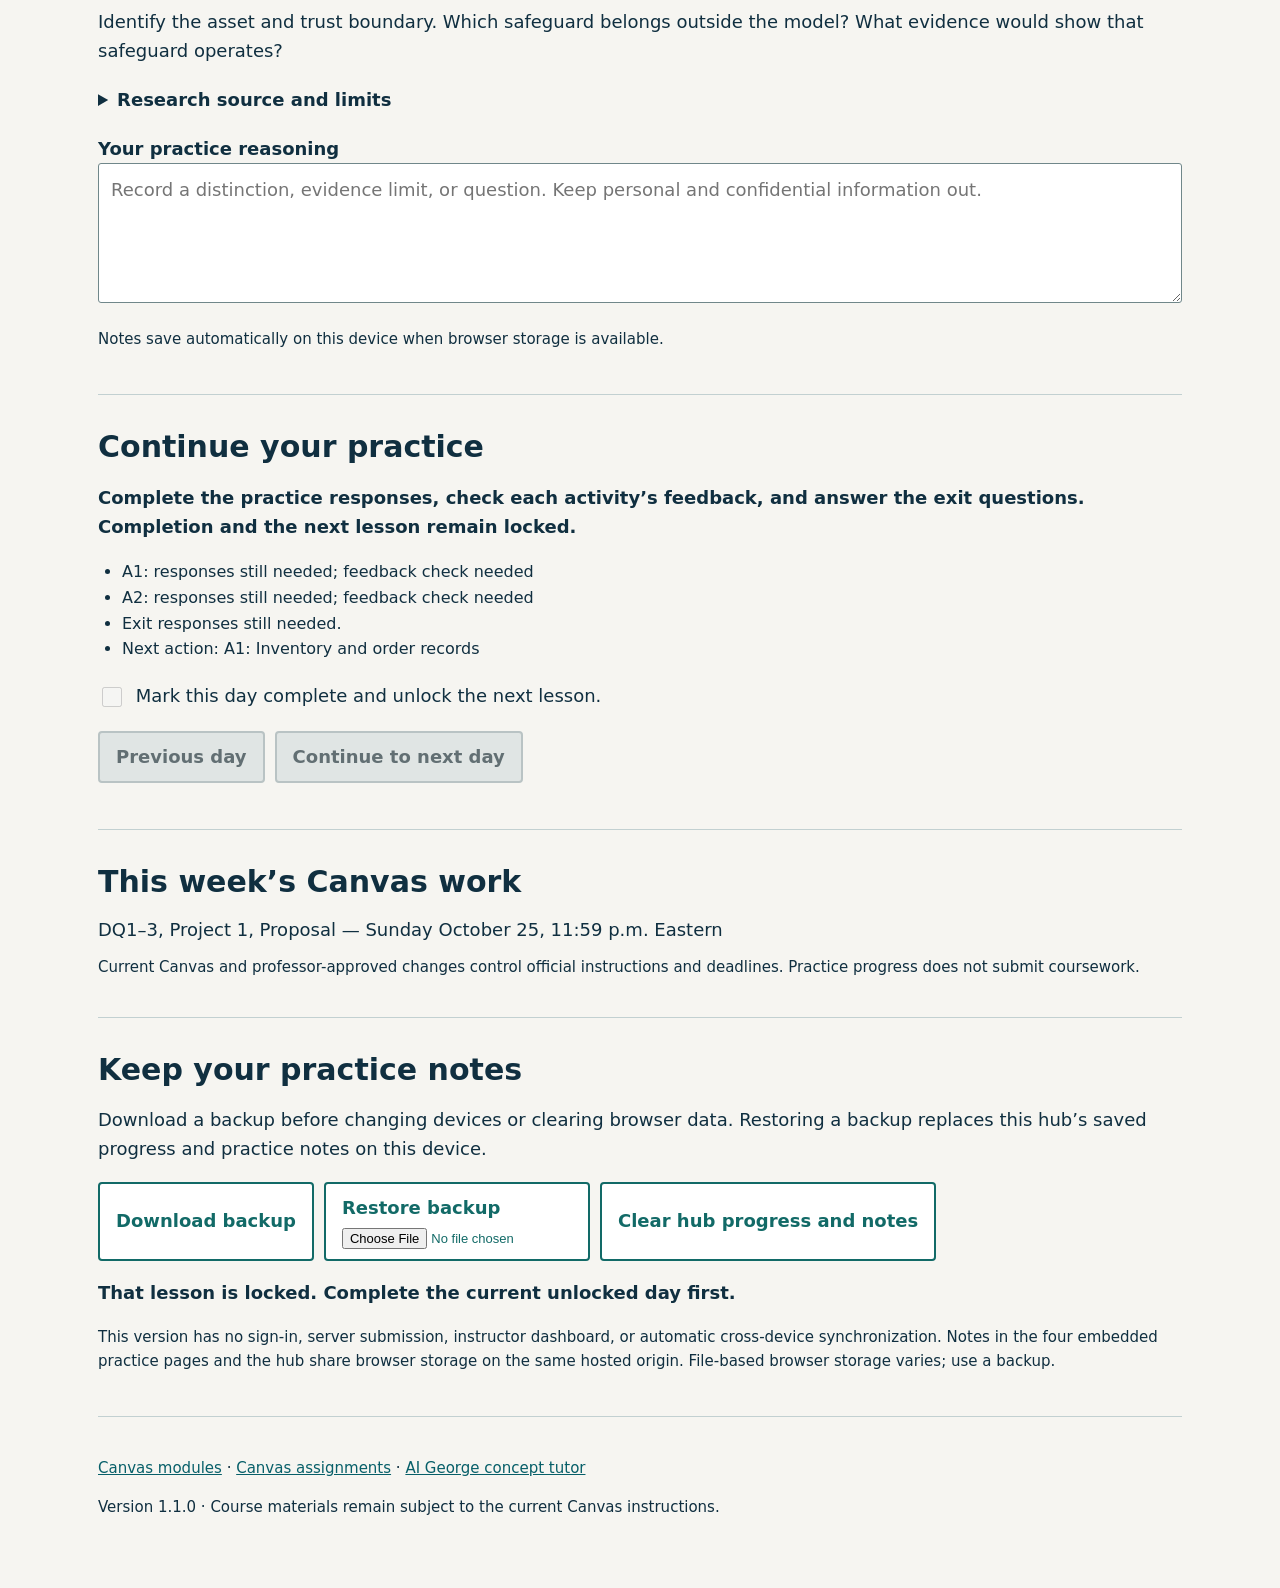
<file: docs/course/weeks/week3/index.html>
<!doctype html>
<html lang="en"><head><meta charset="utf-8"><meta name="viewport" content="width=device-width,initial-scale=1"><title>ISM 310 Week 3 Practice</title>
<style>
:root{--ink:#102f40;--teal:#156c68;--paper:#f7f6f2}*{box-sizing:border-box}body{margin:0;font:18px/1.6 system-ui,sans-serif;background:var(--paper);color:var(--ink)}header{background:var(--ink);color:white;padding:36px max(22px,calc((100vw - 1060px)/2))}h1{font-size:clamp(30px,5vw,48px);line-height:1.12;margin:12px 0}header p{max-width:850px}main{max-width:1100px;margin:auto;padding:24px}h2{font-size:30px;line-height:1.25}h3{font-size:23px;margin-bottom:8px}nav{display:flex;flex-wrap:wrap;gap:10px;padding:12px 0;border-bottom:1px solid #b9c8cb;margin-bottom:28px}button,a.action{font:inherit;font-weight:650;padding:10px 17px;border:2px solid var(--teal);border-radius:4px;background:white;color:var(--teal);cursor:pointer;text-decoration:none}button[aria-pressed=true],button.primary{background:var(--teal);color:white}button:hover{background:#e0efec}button.primary:hover,button[aria-pressed=true]:hover{background:#105450}button:focus-visible,a:focus-visible,input:focus-visible,textarea:focus-visible,select:focus-visible{outline:3px solid #b66a00;outline-offset:3px}section.activity{margin:34px 0 45px;border-top:1px solid #b9c8cb;padding-top:16px}label{display:block;font-weight:650;margin-top:14px}select,input,textarea{font:inherit;width:100%;padding:9px;border:1px solid #6b838b;border-radius:3px;background:white;color:var(--ink)}input[type=checkbox]{width:auto;margin-right:10px}textarea{min-height:105px}fieldset{border:0;padding:0;margin:0}fieldset legend{font-weight:650}details{margin:20px 0}summary{cursor:pointer;font-weight:650}p.feedback{padding:12px 0;color:#14544c;font-weight:650;min-height:24px}p.small{font-size:15px}.toolbar{display:flex;flex-wrap:wrap;gap:10px;margin:24px 0}.case{max-width:1000px}.day[hidden]{display:none!important}.pair{display:grid;grid-template-columns:1fr 1fr;gap:20px}a{color:#075f69}footer{border-top:1px solid #b9c8cb;margin-top:45px;padding:18px 0}.status{font-size:16px;font-weight:650}@media(max-width:650px){.pair{grid-template-columns:1fr}main{padding:18px}nav button{flex:1 0 40%}}@media print{header{background:white;color:black;padding:0}nav,.toolbar,button{display:none}.day[hidden]{display:none!important}main{padding:0}textarea{min-height:70px}.activity{break-inside:avoid}details{display:block}}
</style><style>.hub-embedded body{background:white}.hub-embedded header,.hub-embedded nav{display:none}.hub-embedded main{padding:12px 4px;max-width:100%}.hub-embedded footer{font-size:15px}</style></head><body data-week="3">
<header><p>ISM 310 • Defense in Depth • Week 3</p><h1>Mitigation decisions and evidence</h1><p>Eight classroom activities on treatments, controls, business impacts, and implementation. Explain your assumptions and the limits of the evidence.</p></header>
<main><p>Ungraded practice using a fictional case. These activities do not replace Canvas assignments. Answer explanations are public practice aids, so these exercises are not secure assessments.</p>
<details><summary>Shared fictional case and classroom roles</summary><p id="case" class="case"></p><p>Rotate facilitator, evidence checker, recorder, and reporter. Do not enter names, credentials, real organizational data, or graded submission text.</p></details>
<nav aria-label="Practice day"><button type="button" data-day="1" aria-pressed="true">Monday</button><button type="button" data-day="2" aria-pressed="false">Tuesday</button><button type="button" data-day="3" aria-pressed="false">Wednesday</button><button type="button" data-day="4" aria-pressed="false">Thursday</button></nav>
<div id="days"></div>
<div class="toolbar"><button type="button" id="save">Save on this device</button><button type="button" id="export">Download my practice notes</button><button type="button" id="print">Print workbook view</button><button type="button" id="clear">Clear practice notes</button></div>
<p id="status" class="status" role="status" aria-live="polite"></p>
<p class="small">Entries stay in this browser unless you download and share them. Saving is optional and device-specific. No submissions, instructor dashboard, analytics, or network requests are built into this packet. Browser settings may prevent storage. Download notes before leaving a shared device, then clear them.</p>
<footer><h2>Source starting points</h2><p><a href="https://csrc.nist.gov/pubs/sp/800/53/r5/upd1/final" target="_blank" rel="noopener">NIST SP 800-53 Rev. 5</a> · <a href="https://csrc.nist.gov/pubs/sp/800/34/r1/upd1/final" target="_blank" rel="noopener">NIST SP 800-34 Rev. 1</a> · <a href="https://csrc.nist.gov/pubs/sp/800/39/final" target="_blank" rel="noopener">NIST SP 800-39</a></p><p class="small">Original fictional exercises for Dr. George Antoniou’s ISM 310. No real systems are changed or tested. Official requirements and deadlines remain in Canvas.</p></footer>
</main>
<script id="data" type="application/json">{"case": "Harbor Books is a fictional independent retailer with one shop, an online ordering service, and 12 staff. A manager owns service decisions and an external IT provider manages the network. Staff store inventory and order records in a hosted application. A third-party processor handles card payments; the exact data flow and merchant responsibilities have not been verified. No health information is specified. Two supervisors share an administrator account with remote access. MFA is available but not enabled on that account. Daily backups are reported as successful, but the last restoration test occurred six months ago. A back-office laptop occasionally leaves the shop. A staff member reports a suspicious email requesting a password reset. Logs show repeated failed remote logins; these do not prove successful compromise. The shop wants reliable order fulfillment and protection of customer information. No incident loss, likelihood rating, recovery objective, or security budget is supplied.", "context": "Week 3 continues the fictional Harbor Books case. Exercise budgets, costs, evidence records, and impact tolerances are explicitly invented practice inputs. They are not facts about Health Network or assignment requirements. Base-case unknowns remain unknown unless an exercise explicitly supplies a value.", "days": [{"n": 1, "date": "Monday November 2 2026", "title": "Planning mitigation across the organization", "activities": [{"id": "C1", "name": "Treatment decision clinic", "minutes": 25, "prompt": "Choose a response to the shared remote-administrator weakness and explain authority, evidence, and remaining uncertainty.", "steps": ["Identify the supported condition for 4 minutes.", "Compare possible responses for 6 minutes.", "Name decision and operating roles for 6 minutes.", "Specify evidence and an unresolved risk for 5 minutes.", "Explain your reasoning to a partner for 4 minutes."], "output": "A treatment decision with roles, evidence, and a limitation.", "key": "Individual administrator identities and enforced MFA are defensible candidates for the stated weakness. Avoidance may remove a risky remote-access activity but has operational consequences. Sharing or transferring financial exposure does not erase operational responsibility. Acceptance needs an authorized decision and rationale. No breach or quantified reduction is established.", "probe": "Who may accept the remaining risk, and who implements the chosen control?", "inputs": "Base case: two supervisors share a remote administrator account. MFA is available but disabled. Failed login records do not establish compromise. Propose roles using the existing manager and external IT provider; label any additional role as an assumption.", "fields": ["Supported condition", "Chosen response and mechanism", "Decision authority and control operator", "Implementation evidence and remaining uncertainty"]}, {"id": "C2", "name": "Constrained prioritization", "minutes": 25, "prompt": "Compare candidate actions using a supplied fictional budget and dependencies without claiming one universally correct portfolio.", "steps": ["Read toy constraints for 4 minutes.", "Compare feasible choices for 7 minutes.", "Identify prerequisites and consequences for 6 minutes.", "Explain what you would defer and monitor for 5 minutes.", "Share one missing fact for 3 minutes."], "output": "A feasible sequence, tradeoff, and follow-up question.", "key": "Toy budget is $3,000 for the exercise. A $1,200 identity cleanup plus $800 MFA rollout totals $2,000 and satisfies the stated prerequisite. Adding a $600 restore test totals $2,600. A $500 lock can also be considered but all four total $3,100, beyond budget. A $3,000 awareness campaign alone fits but does not implement account changes. Other portfolios are defensible if scope, dependencies, and residual risks are explicit. Costs are one-time toy estimates and do not establish total ownership cost or measured benefit.", "probe": "Which dependency or business consequence would change your priority?", "inputs": "Separate toy input: available budget $3,000. Identity cleanup $1,200. MFA rollout $800, with identity cleanup as a stipulated prerequisite. Restore test $600. Laptop lock $500. Awareness campaign $3,000. Figures are fictional one-time estimates, not case facts or real quotes.", "fields": ["Selected actions and total", "Sequence and prerequisite", "Tradeoff and deferred exposure", "Missing fact and review trigger"]}], "exit": ["Who owns a risk versus operating its control?", "Why does outsourcing not eliminate all responsibility?", "Name a prerequisite that changes implementation order."]}, {"n": 2, "date": "Tuesday November 3 2026", "title": "Security controls and evidence of operation", "activities": [{"id": "C3", "name": "Control classification lab", "minutes": 25, "prompt": "Classify four controls by implementation type and primary function, then explain one limitation.", "steps": ["Review definitions for 4 minutes.", "Classify the supplied controls for 7 minutes.", "Explain overlapping classifications for 6 minutes.", "Choose a relevant NIST family by name for 4 minutes.", "Report a limitation in 4 minutes."], "output": "Four classifications and a family explanation.", "key": "Training is administrative and primarily preventive in this exercise. MFA enforcement is technical and preventive. Login alerting is technical and detective. A door lock is physical and preventive. Type and function are different dimensions. NIST families organize topics: Identification and Authentication concerns authentication; Awareness and Training concerns training. Do not infer a complete control implementation from a family label.", "probe": "Can two controls share a function but have different implementation types?", "inputs": "Practice controls: phishing-awareness training; enforced MFA for remote administrator access; alerts for unusual login activity; a locked storage room. Assign the primary function in this context while recognizing possible overlapping effects.", "fields": ["Training type and function", "MFA type and function", "Alerting type and function", "Lock type and function", "One NIST family and classification limitation"]}, {"id": "C4", "name": "Control verification lab", "minutes": 25, "prompt": "Evaluate what four fictional records establish about MFA implementation and operation.", "steps": ["Read records for 5 minutes.", "Assign the strongest supported status for 6 minutes.", "Identify a coverage gap for 6 minutes.", "Specify a test and limitation for 5 minutes.", "Report a supported conclusion in 3 minutes."], "output": "A status judgment, gap, and verification request.", "key": "V1 approval memo establishes approval, not deployment. V2 scoped configuration export supports a configured requirement with a listed emergency-account exception. V3 an authorized test record shows a challenge for one test identity and route. V4 an invoice shows purchase only. None proves every route and identity is protected. Review exceptions, coverage, relevant logs, and approved tests before claiming broader operation or lower residual risk.", "probe": "What exact scope did the test cover, and what remains unverified?", "inputs": "Fictional records V1: manager approves MFA. V2: configuration export requires MFA for the administrator group but lists one emergency-account exception. V3: an authorized test on one normal administrator identity shows an MFA challenge through the usual remote route. V4: vendor invoice records payment. No evidence covers every alternate access route or the exception’s compensating controls.", "fields": ["What each record supports", "Coverage or exception gap", "Authorized verification request", "Claim the evidence cannot support"]}], "exit": ["Distinguish technical type from detective function.", "Why does an invoice not establish enforcement?", "What limits a one-identity MFA test?"]}, {"n": 3, "date": "Wednesday November 4 2026", "title": "Business impact and recovery priorities", "activities": [{"id": "C5", "name": "Impact over time workshop", "minutes": 25, "prompt": "Analyze a fictional order-service interruption and explain recovery priorities using supplied exercise tolerances.", "steps": ["Read the scenario for 4 minutes.", "Map consequences at two and eight hours for 6 minutes.", "Identify one recovery dependency for 5 minutes.", "Interpret the recovery objective result for 6 minutes.", "Share a limitation in 4 minutes."], "output": "An impact timeline, dependency, and objective comparison.", "key": "Toy observations: order queues accumulate by two hours; by eight hours the manager considers delayed fulfillment unacceptable. Supplied targets are RTO four hours and RPO one hour, with MTD eight hours. At usable restoration after five hours with data twenty minutes old, RTO is missed and RPO met. Eight-hour tolerance has not yet been exceeded at five hours. The price of a laptop alone cannot rank the order activity. Confirm dependencies and stakeholder tolerances before treating targets as approved operational commitments.", "probe": "What business activity must work before a technical restore counts as usable recovery?", "inputs": "Separate fictional inject: online ordering stops. Queues build by two hours. The manager states fulfillment disruption becomes unacceptable at eight hours. For this exercise only, MTD=8 hours, RTO=4 hours, RPO=1 hour. Usable order service returns after five hours using data twenty minutes older than the disruption. No financial loss or incident probability is supplied.", "fields": ["Consequences at two and eight hours", "Critical dependency and assumption", "RTO and RPO comparisons", "MTD comparison and limitation"]}, {"id": "C6", "name": "Cost benefit sensitivity lab", "minutes": 25, "prompt": "Compare annual expected loss reduction with annual control cost under two explicitly hypothetical estimates.", "steps": ["Identify baseline units for 4 minutes.", "Calculate annual benefit and net benefit for 6 minutes.", "Repeat with the alternative residual estimate for 5 minutes.", "Identify excluded costs and uncertainty for 6 minutes.", "Discuss a decision arithmetic cannot settle for 4 minutes."], "output": "Two net-benefit calculations and a decision limitation.", "key": "Toy baseline expected loss is $12,000/year. Estimated residual expected loss $5,000/year gives benefit $7,000/year. At annual control cost $4,000, net benefit is $3,000/year. If residual loss is instead $9,000/year, benefit is $3,000/year and net benefit is minus $1,000/year. Estimated benefits are not measured control performance. Common horizons and double counting matter. Legal obligations, severe rare impacts, and risk tolerance can affect decisions beyond the arithmetic.", "probe": "Which assumption changes the sign of the result, and what evidence would justify it?", "inputs": "Separate toy estimates only: baseline annual expected loss $12,000; residual annual expected loss $5,000; annual control cost $4,000. Benefit = baseline minus residual. Net annual benefit = benefit minus annual control cost. Repeat with residual loss $9,000/year. All inputs share a one-year horizon and are assumed, not forecasts or real quotes.", "fields": ["Initial annual benefit and net benefit", "Alternative annual benefit and net benefit", "Input uncertainty and excluded cost", "Decision the arithmetic cannot settle"]}], "exit": ["Why does BIA examine impact over time?", "Distinguish missing RTO from missing RPO.", "Why can positive estimated net benefit fail to settle a decision?"]}, {"n": 4, "date": "Thursday November 5 2026", "title": "Converting findings into a mitigation plan", "activities": [{"id": "C7", "name": "Implementation sequence workshop", "minutes": 25, "prompt": "Arrange a fictional account-control rollout and identify one verification and one continuity safeguard.", "steps": ["Read the action set for 4 minutes.", "Order actions with dependencies for 7 minutes.", "Name accountable and operating roles for 5 minutes.", "Specify verification and rollback conditions for 5 minutes.", "Challenge a peer sequence for 4 minutes."], "output": "A reasoned action sequence with roles and a verification point.", "key": "A defensible order starts with scope and approval, then inventories identities and dependencies, prepares recovery access and rollback, pilots the change, verifies normal and authorized emergency paths, then broadens deployment and monitors. Some preparation can overlap. Do not disable an emergency route or deploy broadly before confirming safe recovery. A planned test cannot be reported as completed.", "probe": "What failure would stop rollout, and who would decide the next step?", "inputs": "Fictional action set: confirm scope and approval; inventory identities and dependent access; prepare controlled emergency access and rollback; pilot individual accounts and MFA; verify authorized normal and emergency access; broaden deployment and monitor. These are practice planning actions, not instructions to change real systems.", "fields": ["Reasoned sequence and dependency", "Owner and operator", "Verification and stop condition", "Continuity or rollback safeguard"]}, {"id": "C8", "name": "Monitoring and evidence challenge", "minutes": 25, "prompt": "Evaluate four claims and design a bounded review without inventing control effectiveness or research sources.", "steps": ["Read the fictional claims for 4 minutes.", "Judge support and limitations for 7 minutes.", "Propose a metric with scope and denominator for 6 minutes.", "Identify a review trigger and accountable decision for 5 minutes.", "Explain a source-verification step for 3 minutes."], "output": "Four evidence judgments and one monitoring proposal.", "key": "M1 tested enrollment eight of ten scoped admin identities supports 80% coverage of that list at that time, not 80% risk reduction. M2 no alerts for seven days does not prove no attacks or full logging. M3 a planned restore test is pending, not completed evidence. M4 an unsourced claim of a 2026 NIST study has no verification basis and must not become a citation. A metric needs a defined numerator, denominator, scope, time, and exceptions. Residual risk requires a supported review, not an automatic lowered score.", "probe": "What evidence would support the exact claim rather than a weaker related statement?", "inputs": "Fictional records: M1 eight of ten scoped administrator identities completed a verified MFA enrollment check. M2 the alert dashboard shows zero alerts for seven days but log coverage is unverified. M3 a restore test is scheduled for next month with no result yet. M4 a note claims “a 2026 NIST study proves 90% risk reduction” but gives no title, passage, or link. M4 is an intentionally unsupported claim, not a real source.", "fields": ["What M1 supports and cannot prove", "Limits of M2 and M3", "How to handle M4", "Metric scope denominator and review trigger"]}], "exit": ["Which evidence justifies a completed-action claim?", "Why does 80% enrollment not mean 80% risk reduction?", "Name one issue to resolve before Sunday submission."]}]}</script>
<script>

'use strict';
const course=JSON.parse(document.getElementById('data').textContent);
const storageKey='ism310-week3-practice-v1';
document.getElementById('case').textContent=course.case+' '+course.context;
function el(tag,text,attrs={}){const e=document.createElement(tag);if(text!==null)e.textContent=text;for(const [k,v]of Object.entries(attrs))e.setAttribute(k,v);return e;}
function field(parent,id,label,options,numeric=false){parent.append(el('label',label,{for:id}));let c;if(options){c=el('select',null,{id});c.append(el('option','Choose an answer',{value:''}));for(const o of options)c.append(el('option',o,{value:o}));}else if(numeric)c=el('input',null,{id,type:'number',min:'0',step:'any',inputmode:'decimal'});else c=el('textarea',null,{id});c.dataset.note='true';parent.append(c);return c;}
function checkButton(sec,id,fn){const b=el('button','Check practice reasoning',{type:'button'});const f=el('p','',{id:id+'-feedback',class:'feedback',role:'status','aria-live':'polite'});b.addEventListener('click',()=>f.textContent=fn());sec.append(b,f);}
function value(id){return document.getElementById(id).value;}

function choices(s,id,rows,options){rows.forEach((row,i)=>field(s,id+'-'+i,row[0],options));}
function match(id,answers){if(answers.some((x,i)=>!value(id+'-'+i)))return 'Complete every selection first.';const n=answers.filter((x,i)=>value(id+'-'+i)===x).length;return n+'/'+answers.length+' match the practice key. Explain your reasoning and review the debrief; these labels do not grade your independent analysis.';}
for(const d of course.days){
 const box=el('div',null,{class:'day',id:'day-'+d.n});if(d.n!==1)box.hidden=true;
 box.append(el('h2',d.title),el('p',d.date+' • Ungraded practice'));
 for(const a of d.activities){
  const s=el('section',null,{class:'activity',id:a.id});s.append(el('h3',a.id+' '+a.name),el('p',a.prompt),el('p',a.inputs));const list=el('ol');a.steps.forEach(x=>list.append(el('li',x)));s.append(list);
  const id=a.id.toLowerCase();
  if(id==='c1'||id==='c7'){
   a.fields.forEach((x,i)=>field(s,id+'-'+i,x));
   checkButton(s,id,()=>a.fields.some((x,i)=>!value(id+'-'+i).trim())?'Complete the reasoning fields before the peer challenge.':id==='c1'?'Peer challenge: connect the response to the supported weakness, distinguish approval from operation, and name what remains unverified. No automatic effectiveness score follows.':'Peer challenge: explain prerequisites, safe recovery access, pilot verification, stop conditions, and accountable decisions. Planned tests are not completed results.');
  }else if(id==='c2'){
   const acts=[['Identity cleanup',1200],['MFA rollout',800],['Restore test',600],['Laptop lock',500],['Awareness campaign',3000]];
   acts.forEach((x,i)=>{const l=el('label');const c=el('input',null,{type:'checkbox',id:'c2-action-'+i});c.dataset.pick='true';l.append(c,document.createTextNode(x[0]+' — $'+x[1]));s.append(l);});
   field(s,'c2-reason','Sequence, deferred exposure, missing fact, and review trigger');
   checkButton(s,id,()=>{const selected=acts.filter((x,i)=>document.getElementById('c2-action-'+i).checked);if(!selected.length)return 'Choose one or more actions first.';const total=selected.reduce((n,x)=>n+x[1],0);if(total>3000)return 'Total $'+total+' exceeds the fictional $3,000 budget. Revise the set or explicitly identify a need for more approved funding.';if(document.getElementById('c2-action-1').checked&&!document.getElementById('c2-action-0').checked)return 'Total $'+total+' fits, but this exercise stipulates identity cleanup before the MFA rollout. Address the missing prerequisite.';return 'Total $'+total+' fits the toy budget and stated prerequisite. This checks feasibility only, not the best decision. Explain tradeoffs, excluded recurring costs, and remaining exposure.';});
  }else if(id==='c3'){
   choices(s,id,[['Phishing-awareness training'],['Enforced remote administrator MFA'],['Unusual-login alerts'],['Locked storage room']],['Administrative preventive','Technical preventive','Technical detective','Physical preventive']);field(s,'c3-family','A relevant family and one classification limitation');
   checkButton(s,id,()=>match(id,['Administrative preventive','Technical preventive','Technical detective','Physical preventive']));
  }else if(id==='c4'){
   choices(s,id,[['V1 approval memo'],['V2 configuration export'],['V3 authorized test on one identity'],['V4 vendor invoice']],['Approval only','Scoped configuration with exception','Behavior for tested identity and route','Purchase only','All identities and routes are protected']);field(s,'c4-gap','Coverage gap, authorized verification request, and unsupported claim');
   checkButton(s,id,()=>match(id,['Approval only','Scoped configuration with exception','Behavior for tested identity and route','Purchase only']));
  }else if(id==='c5'){
   field(s,'c5-impact','Impact timeline and one dependency');field(s,'c5-rto','RTO comparison',['Met','Missed']);field(s,'c5-rpo','RPO comparison',['Met','Missed']);field(s,'c5-mtd','MTD comparison at five hours',['Not exceeded','Exceeded']);field(s,'c5-limit','One assumption or validation limitation');
   checkButton(s,id,()=>{if(['rto','rpo','mtd'].some(x=>!value('c5-'+x)))return 'Choose all three comparisons first.';return value('c5-rto')==='Missed'&&value('c5-rpo')==='Met'&&value('c5-mtd')==='Not exceeded'?'RTO missed: five hours exceeds four. RPO met: twenty minutes is within one hour. MTD not exceeded at five hours. Explain usable business recovery and its dependencies.':'Compare service recovery time with RTO and MTD; compare recovered data age with RPO. These dimensions differ.';});
  }else if(id==='c6'){
   ['Initial annual benefit','Initial net annual benefit','Alternative annual benefit','Alternative net annual benefit'].forEach((x,i)=>{field(s,'c6-'+i,x+' in dollars per year',null,true).removeAttribute('min');});field(s,'c6-limit','Input uncertainty, excluded costs, and decision limitation');
   checkButton(s,id,()=>{if([0,1,2,3].some(i=>!value('c6-'+i)))return 'Complete all four numeric entries first; negative values are allowed.';return [7000,3000,3000,-1000].every((n,i)=>Number(value('c6-'+i))===n)?'Arithmetic matches: annual benefit $7,000 and net $3,000 initially; alternative benefit $3,000 and net minus $1,000. These assumed estimates do not establish measured performance or settle every obligation.':'Recheck baseline minus residual for benefit, then subtract annual control cost. Preserve a negative net result when cost exceeds benefit.';});
  }else{
   choices(s,id,[['M1 eight of ten identities checked'],['M2 zero alerts with unknown coverage'],['M3 restore test scheduled'],['M4 unsourced 90 percent study claim']],['80 percent coverage of scoped list at test time','Absence of attacks unproven','Pending action not a completed result','Unverified source do not cite as fact','90 percent risk reduction proven']);field(s,'c8-metric','Metric numerator, denominator, scope, review trigger, and decision owner');
   checkButton(s,id,()=>match(id,['80 percent coverage of scoped list at test time','Absence of attacks unproven','Pending action not a completed result','Unverified source do not cite as fact']));
  }
  const detail=el('details');detail.append(el('summary','Debrief after your attempt'),el('p',a.key));s.append(detail);box.append(s);
 }
 const exit=el('section',null,{class:'activity'});exit.append(el('h3','Individual exit ticket'));d.exit.forEach((q,i)=>field(exit,'exit-'+d.n+'-'+i,q));box.append(exit);document.getElementById('days').append(box);
}
function selectDay(n){document.querySelectorAll('.day').forEach(x=>x.hidden=x.id!=='day-'+n);document.querySelectorAll('[data-day]').forEach(b=>b.setAttribute('aria-pressed',String(b.dataset.day===String(n))));}
document.querySelectorAll('[data-day]').forEach(b=>b.addEventListener('click',()=>selectDay(b.dataset.day)));
function collect(){const data={};document.querySelectorAll('[data-note],[data-pick]').forEach(e=>data[e.id]=e.type==='checkbox'?e.checked:e.value);return data;}
function restore(data){document.querySelectorAll('[data-note],[data-pick]').forEach(e=>{if(Object.hasOwn(data,e.id)){if(e.type==='checkbox')e.checked=data[e.id]===true;else e.value=String(data[e.id]);}});}
function status(msg){document.getElementById('status').textContent=msg;}
try{const saved=localStorage.getItem(storageKey);if(saved){restore(JSON.parse(saved));status('Saved practice notes restored from this browser.');}}catch(e){status('Device storage is unavailable. You can still work and download notes.');}
document.getElementById('save').addEventListener('click',()=>{try{localStorage.setItem(storageKey,JSON.stringify(collect()));status('Practice notes saved on this device only.');}catch(e){status('Could not save on this device. Download your notes instead.');}});
document.getElementById('export').addEventListener('click',()=>{const payload={resource:'ISM 310 Week 3 ungraded practice',exported:new Date().toISOString(),notes:collect()};const url=URL.createObjectURL(new Blob([JSON.stringify(payload,null,2)],{type:'application/json'}));const a=el('a',null,{href:url,download:'ISM310_Week3_Practice_Notes.json'});document.body.append(a);a.click();a.remove();setTimeout(()=>URL.revokeObjectURL(url),1000);status('Practice notes downloaded. They were not submitted to Canvas or the instructor.');});
document.getElementById('clear').addEventListener('click',()=>{if(!confirm('Clear all practice entries from this page and this browser’s saved copy?'))return;document.querySelectorAll('[data-note],[data-pick]').forEach(e=>{if(e.type==='checkbox')e.checked=false;else e.value='';});document.querySelectorAll('.feedback').forEach(e=>e.textContent='');try{localStorage.removeItem(storageKey);}catch(e){}status('Practice entries cleared. Previously downloaded files are unchanged.');});
document.getElementById('print').addEventListener('click',()=>window.print());
</script>
<script src="../../completion.js"></script>
<script src="../../lesson-bridge.js"></script>
</body></html>
</file>
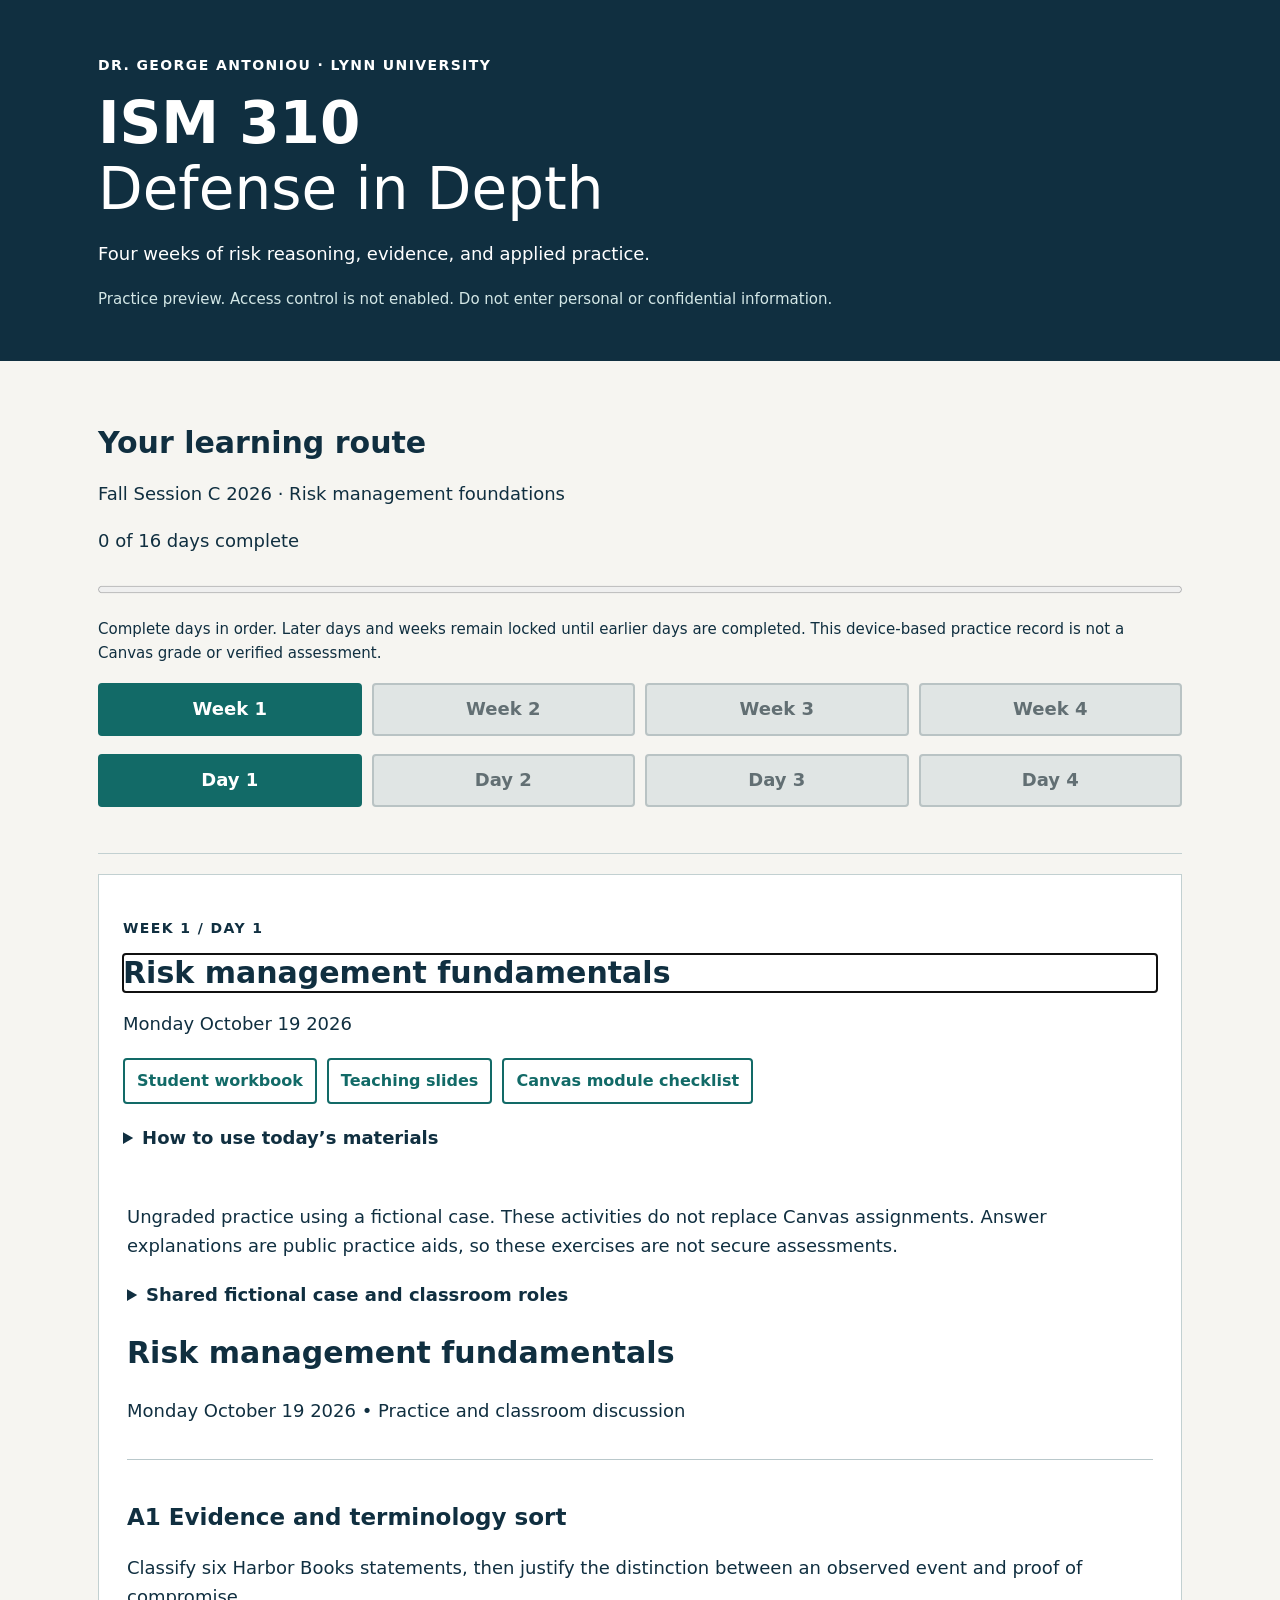
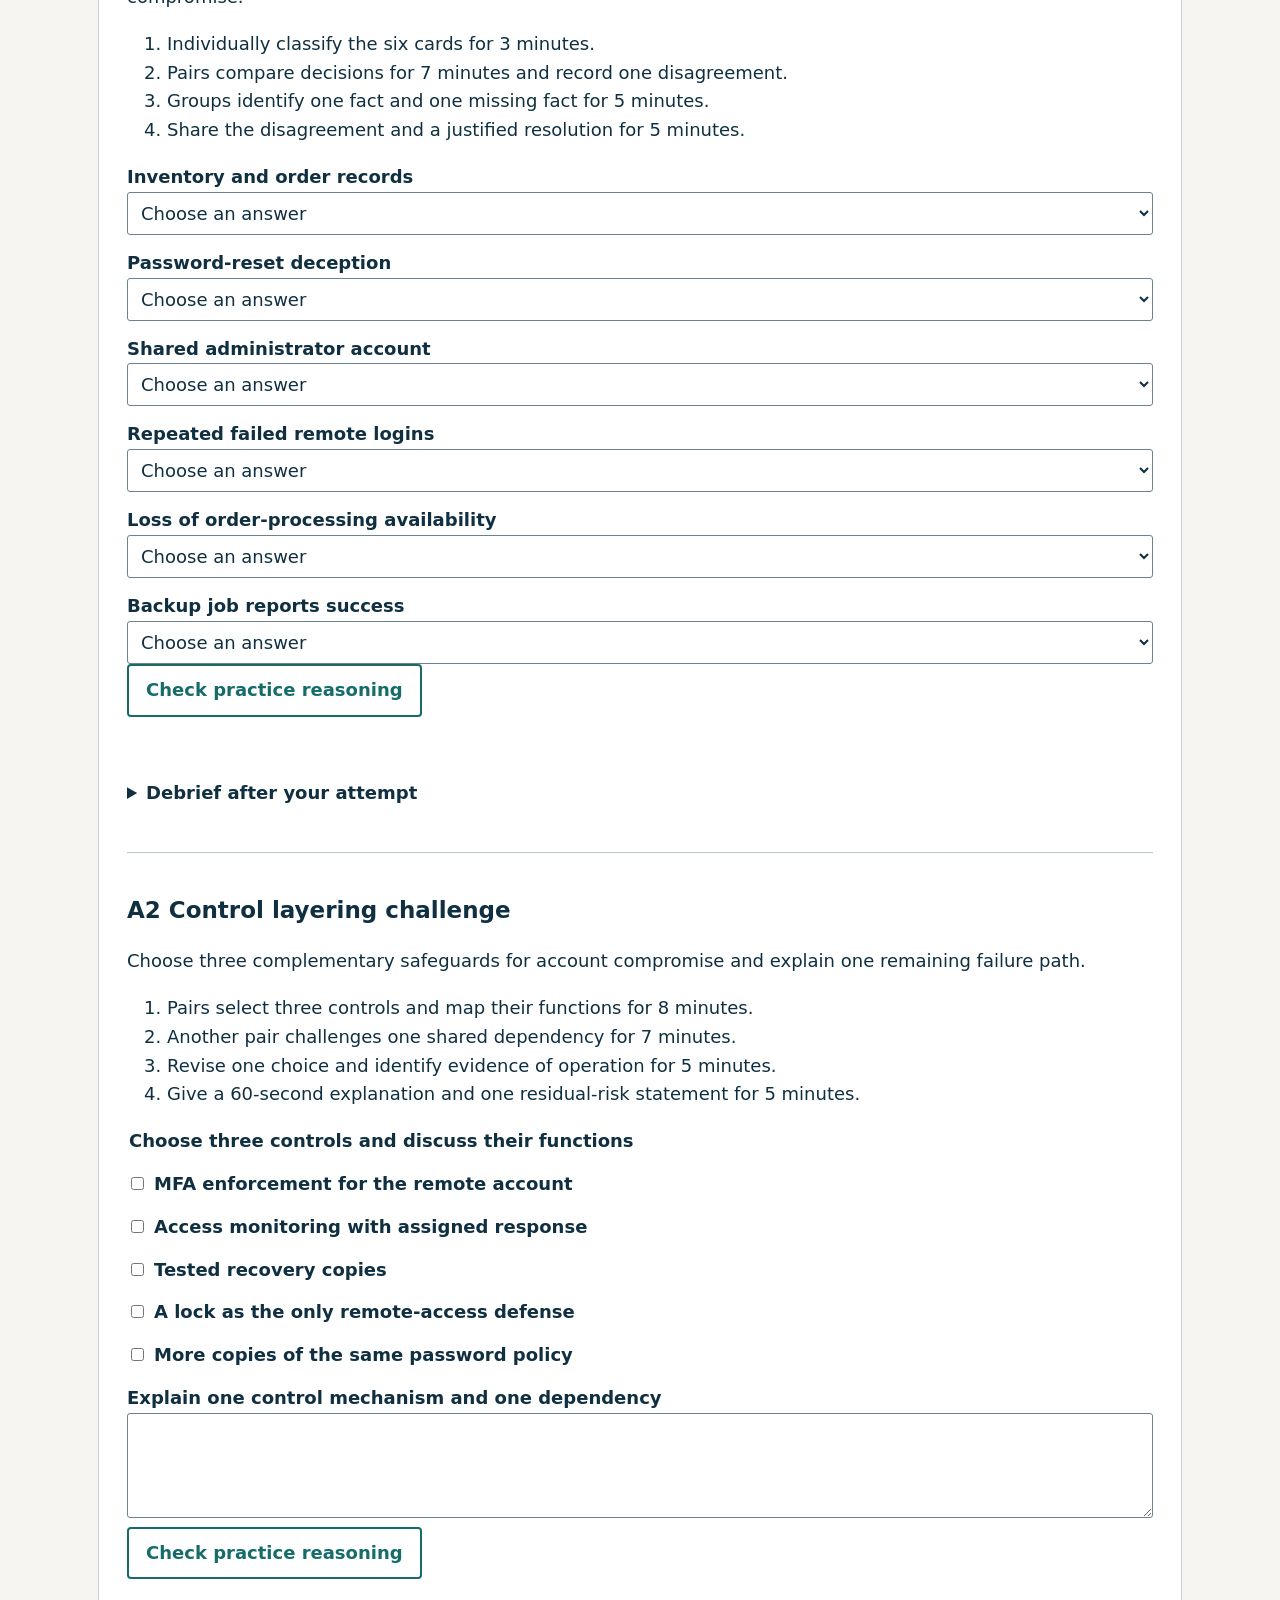
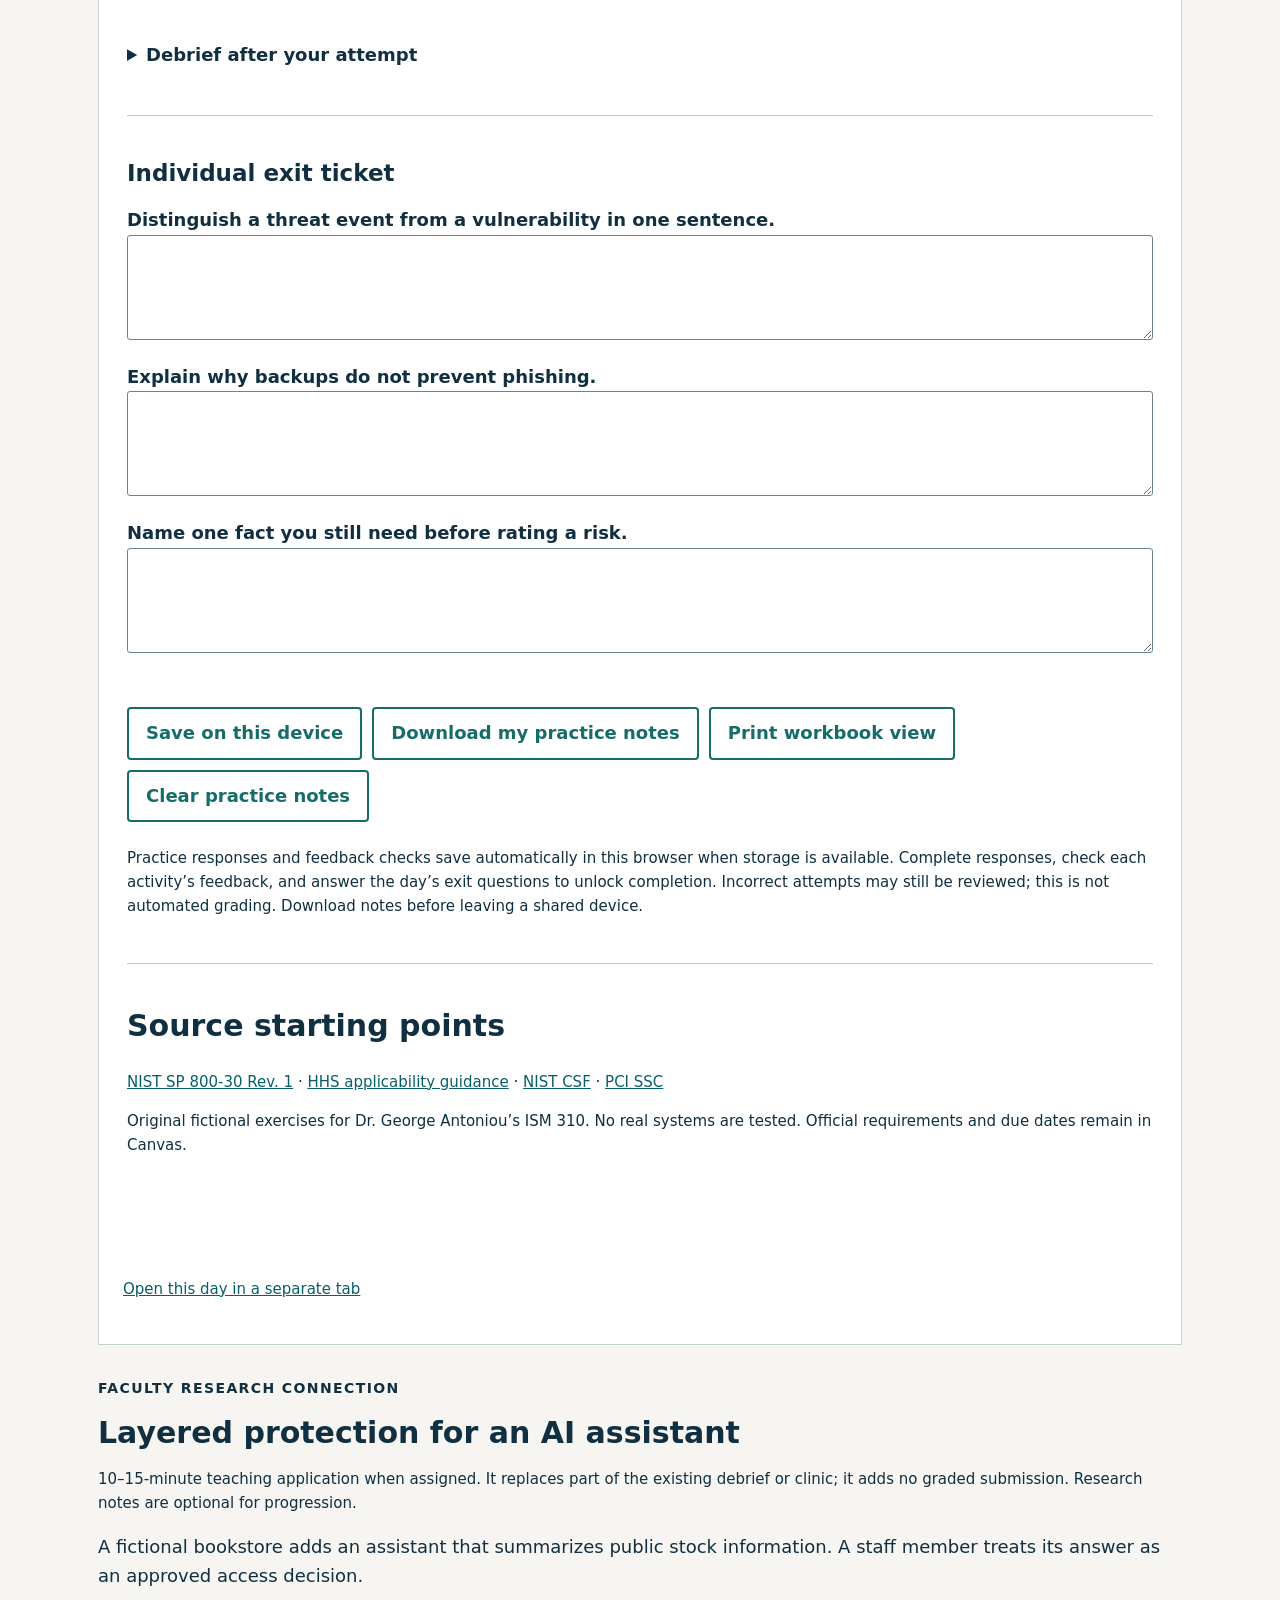
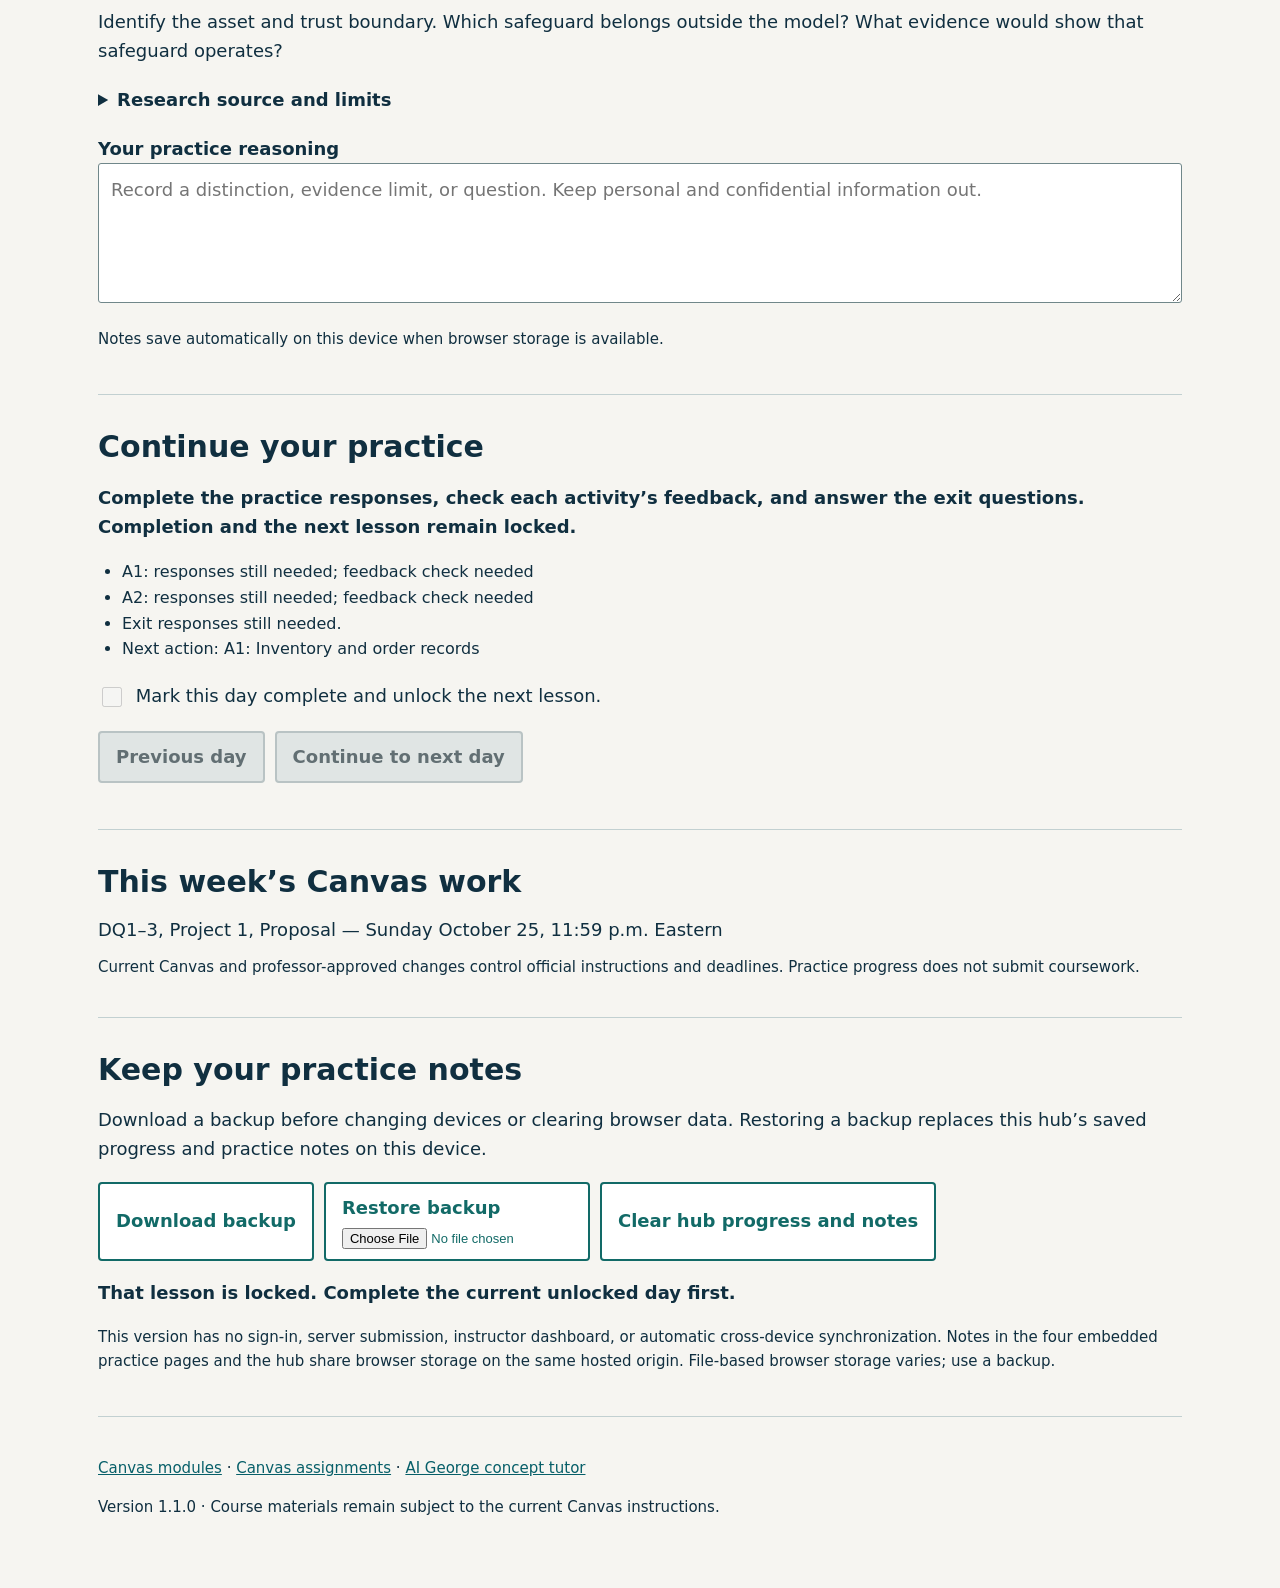
<file: docs/course/weeks/week4/index.html>
<!doctype html>
<html lang="en"><head><meta charset="utf-8"><meta name="viewport" content="width=device-width,initial-scale=1"><title>ISM 310 Week 4 Practice</title>
<style>
:root{--ink:#102f40;--teal:#156c68;--paper:#f7f6f2}*{box-sizing:border-box}body{margin:0;font:18px/1.6 system-ui,sans-serif;background:var(--paper);color:var(--ink)}header{background:var(--ink);color:white;padding:36px max(22px,calc((100vw - 1060px)/2))}h1{font-size:clamp(30px,5vw,48px);line-height:1.12;margin:12px 0}header p{max-width:850px}main{max-width:1100px;margin:auto;padding:24px}h2{font-size:30px;line-height:1.25}h3{font-size:23px;margin-bottom:8px}nav{display:flex;flex-wrap:wrap;gap:10px;padding:12px 0;border-bottom:1px solid #b9c8cb;margin-bottom:28px}button,a.action{font:inherit;font-weight:650;padding:10px 17px;border:2px solid var(--teal);border-radius:4px;background:white;color:var(--teal);cursor:pointer;text-decoration:none}button[aria-pressed=true],button.primary{background:var(--teal);color:white}button:hover{background:#e0efec}button.primary:hover,button[aria-pressed=true]:hover{background:#105450}button:focus-visible,a:focus-visible,input:focus-visible,textarea:focus-visible,select:focus-visible{outline:3px solid #b66a00;outline-offset:3px}section.activity{margin:34px 0 45px;border-top:1px solid #b9c8cb;padding-top:16px}label{display:block;font-weight:650;margin-top:14px}select,input,textarea{font:inherit;width:100%;padding:9px;border:1px solid #6b838b;border-radius:3px;background:white;color:var(--ink)}input[type=checkbox]{width:auto;margin-right:10px}textarea{min-height:105px}fieldset{border:0;padding:0;margin:0}fieldset legend{font-weight:650}details{margin:20px 0}summary{cursor:pointer;font-weight:650}p.feedback{padding:12px 0;color:#14544c;font-weight:650;min-height:24px}p.small{font-size:15px}.toolbar{display:flex;flex-wrap:wrap;gap:10px;margin:24px 0}.case{max-width:1000px}.day[hidden]{display:none!important}.pair{display:grid;grid-template-columns:1fr 1fr;gap:20px}a{color:#075f69}footer{border-top:1px solid #b9c8cb;margin-top:45px;padding:18px 0}.status{font-size:16px;font-weight:650}@media(max-width:650px){.pair{grid-template-columns:1fr}main{padding:18px}nav button{flex:1 0 40%}}@media print{header{background:white;color:black;padding:0}nav,.toolbar,button{display:none}.day[hidden]{display:none!important}main{padding:0}textarea{min-height:70px}.activity{break-inside:avoid}details{display:block}}
</style><style>.hub-embedded body{background:white}.hub-embedded header,.hub-embedded nav{display:none}.hub-embedded main{padding:12px 4px;max-width:100%}.hub-embedded footer{font-size:15px}</style></head><body data-week="4">
<header><p>ISM 310 • Defense in Depth • Week 4</p><h1>Continuity recovery and response</h1><p>Six workshops on continuity, recovery, and incident response, followed by brief presentation-day checks. Use only the supplied fictional evidence.</p></header>
<main><p>Ungraded practice using a fictional case. These activities do not replace Canvas assignments. Answer explanations are public practice aids, so these exercises are not secure assessments.</p>
<details><summary>Shared fictional case and classroom roles</summary><p id="case" class="case"></p><p>Rotate facilitator, evidence checker, recorder, and reporter. Do not enter names, credentials, real organizational data, or graded submission text.</p></details>
<nav aria-label="Practice day"><button type="button" data-day="1" aria-pressed="true">Monday</button><button type="button" data-day="2" aria-pressed="false">Tuesday</button><button type="button" data-day="3" aria-pressed="false">Wednesday</button><button type="button" data-day="4" aria-pressed="false">Thursday</button></nav>
<div id="days"></div>
<div class="toolbar"><button type="button" id="save">Save on this device</button><button type="button" id="export">Download my practice notes</button><button type="button" id="print">Print workbook view</button><button type="button" id="clear">Clear practice notes</button></div>
<p id="status" class="status" role="status" aria-live="polite"></p>
<p class="small">Entries stay in this browser unless you download and share them. Saving is optional and device-specific. No submissions, instructor dashboard, analytics, or network requests are built into this packet. Browser settings may prevent storage. Download notes before leaving a shared device, then clear them.</p>
<footer><h2>Source starting points</h2><p><a href="https://csrc.nist.gov/pubs/sp/800/34/r1/upd1/final" target="_blank" rel="noopener">NIST SP 800-34 Rev. 1</a> · <a href="https://csrc.nist.gov/pubs/sp/800/61/r3/final" target="_blank" rel="noopener">NIST SP 800-61 Rev. 3</a> · <a href="https://csrc.nist.gov/pubs/sp/800/37/r2/final" target="_blank" rel="noopener">NIST SP 800-37 Rev. 2</a></p><p class="small">Original fictional practice for Dr. George Antoniou’s ISM 310. No real systems are tested. Canvas controls requirements and deadlines.</p></footer>
</main>
<script id="data" type="application/json">{"case": "Harbor Books is a fictional independent retailer with one shop, an online ordering service, and 12 staff. A manager owns service decisions and an external IT provider manages the network. Staff store inventory and order records in a hosted application. A third-party processor handles card payments; the exact data flow and merchant responsibilities have not been verified. No health information is specified. Two supervisors share an administrator account with remote access. MFA is available but not enabled on that account. Daily backups are reported as successful, but the last restoration test occurred six months ago. A back-office laptop occasionally leaves the shop. A staff member reports a suspicious email requesting a password reset. Logs show repeated failed remote logins; these do not prove successful compromise. The shop wants reliable order fulfillment and protection of customer information. No incident loss, likelihood rating, recovery objective, or security budget is supplied.", "context": "Week 4 continues the fictional Harbor Books case. Disruption updates, recovery records, tolerances, and response records are explicitly invented classroom inputs. They are not Health Network facts, real incident records, or evidence of completed student work. No live system changes or attacks are required.", "days": [{"n": 1, "date": "Monday November 9 2026", "title": "BIA review and business continuity planning", "activities": [{"id": "D1", "name": "Continuity decision workshop", "minutes": 25, "prompt": "Choose a temporary way to sustain a fictional order activity and identify dependencies, authority, and limitations.", "steps": ["Read the disruption for 4 minutes.", "Identify the priority activity for 5 minutes.", "Compare continuity options for 6 minutes.", "Name authority and safeguards for 6 minutes.", "Challenge a peer choice for 4 minutes."], "output": "A continuity choice with a dependency and limitation.", "key": "A controlled manual queue may preserve limited non-payment order details if the manager authorizes it, access and privacy safeguards are in place, and staff can reconcile records later. It does not process card payments or guarantee full service. Remote work depends on safe locations, connectivity, authorized access, and the actual unavailable service. Do not invent a legal duty or customer loss figure.", "probe": "What must remain available for your workaround to function safely?", "inputs": "Fictional inject: a local power outage closes the shop while the hosted ordering application remains available. Staff have not confirmed safe remote locations or connectivity. The manager proposes collecting non-payment order requests in a controlled queue; no card details may be copied into it. Staffing, devices, and reconciliation capacity remain unverified.", "fields": ["Priority activity and consequence", "Continuity choice and prerequisites", "Authority and information safeguards", "Limitation and reconciliation need"]}, {"id": "D2", "name": "Continuity phase tabletop", "minutes": 25, "prompt": "Classify four planning actions and specify evidence required before returning to normal operations.", "steps": ["Read the actions for 4 minutes.", "Classify phases for 6 minutes.", "Explain roles and communication for 6 minutes.", "Define a return-to-normal check for 5 minutes.", "Report a risk of premature return for 4 minutes."], "output": "Four phase classifications and a reconstitution check.", "key": "Declaring activation and notifying designated staff belong to notification/activation. Running the authorized manual queue belongs to recovery/continuity operations. Reconciling queued orders and confirming stable normal processing belong to reconstitution. A powered-on device alone does not justify closure. Phase labels follow the course module language and should be tied to the plan actually used.", "probe": "Which record prevents duplicate or lost orders during transition back?", "inputs": "Practice actions: authorize plan activation and notify designated staff; operate an approved temporary order queue; reconcile queued orders with the restored application; confirm stable normal service and authorize closure. Use the course BCP phase labels notification/activation, recovery, and reconstitution.", "fields": ["Phase of each action", "Who authorizes and who operates", "Communication need", "Return-to-normal evidence"]}], "exit": ["How does BIA inform a continuity priority?", "What does a workaround fail to guarantee?", "Why does reconstitution require reconciliation?"]}, {"n": 2, "date": "Tuesday November 10 2026", "title": "Disaster recovery and usable restoration", "activities": [{"id": "D3", "name": "Recovery sequence workshop", "minutes": 25, "prompt": "Order the supplied fictional recovery actions and identify a safety prerequisite and business validation.", "steps": ["Read actions and dependencies for 4 minutes.", "Propose a sequence for 7 minutes.", "Name recovery and acceptance roles for 5 minutes.", "Define stop or rollback conditions for 5 minutes.", "Challenge a peer sequence for 4 minutes."], "output": "A sequence with authority, dependencies, and an acceptance check.", "key": "Confirm authority, scope, and safety before changes. Verify access and recovery copies before relying on them. Restore into the approved environment, validate data and the business workflow, reconcile temporary records, and obtain return-to-service approval. Some preparation can overlap. Backup availability does not prove a usable, clean, or complete restoration.", "probe": "Which dependency must work before an application can support actual order fulfillment?", "inputs": "Fictional action set: authorize recovery and confirm safe scope; verify required access, dependencies, and candidate recovery copies; restore in an approved isolated test environment; validate data and a sample order workflow; reconcile temporary order records; approve return to normal service with monitoring. No commands or real restore are required.", "fields": ["Reasoned sequence and dependencies", "Authority and technical operator", "Business acceptance check", "Stop or rollback condition"]}, {"id": "D4", "name": "Recovery acceptance lab", "minutes": 25, "prompt": "Compare supplied recovery results with RTO and RPO and distinguish technical startup from usable service.", "steps": ["Read toy targets and observations for 4 minutes.", "Compare data age with RPO for 5 minutes.", "Compare usable recovery with RTO for 5 minutes.", "Identify missing test scope for 6 minutes.", "Explain an acceptance limitation for 5 minutes."], "output": "Two objective comparisons and a validation limit.", "key": "Toy RTO is four hours and RPO thirty minutes. A login screen appears after two hours but usable order processing works at five hours, so RTO is missed. The restored data is fifteen minutes older than disruption, so RPO is met on the supplied data-age measure. No MTD is supplied, so do not conclude whether business tolerance is exceeded. One tested workflow does not prove all dependencies or later data reconciliation are complete.", "probe": "Which timestamp measures the restoration of the activity the target actually covers?", "inputs": "Separate toy test: RTO=4 hours and RPO=30 minutes. Login screen appears after 2 hours. Usable order processing returns after 5 hours using data 15 minutes older than disruption. No MTD or evidence covering every workflow is supplied. These are practice targets and observations only.", "fields": ["RTO comparison and time basis", "RPO comparison and data basis", "What cannot be concluded about MTD", "Additional acceptance evidence"]}], "exit": ["Why does a working login page not prove usable recovery?", "Which result concerns data age?", "What can you say about MTD when none is supplied?"]}, {"n": 3, "date": "Wednesday November 11 2026", "title": "CIRT coordination and response validation", "activities": [{"id": "D5", "name": "Incident tabletop", "minutes": 25, "prompt": "Respond conceptually to a fictional suspicious-login report while separating known facts, decisions, and unknowns.", "steps": ["Read the report for 4 minutes.", "List supported facts and unknowns for 6 minutes.", "Assign response roles and communication for 6 minutes.", "Identify preservation and containment decisions for 5 minutes.", "Report one unsupported claim for 4 minutes."], "output": "A bounded incident triage record with roles and decisions.", "key": "A failed-login burst plus a suspicious email justifies triage but does not establish successful compromise or exfiltration. Preserve relevant scoped records through the authorized process. The manager and IT provider need defined decision authority and communications. Containment decisions require context about impact and evidence. Do not announce a breach, delete evidence, or invent notification duties from the company name.", "probe": "Which new evidence would change the incident classification or urgency?", "inputs": "Fictional inject: an employee reports a password-reset email and the provider reports repeated failed remote logins. No confirmed unauthorized session, data extraction, or malware result is supplied. The manager asks whether this is a confirmed data breach. Work with the manager and provider roles; label any added role as proposed.", "fields": ["Supported facts and unknowns", "Response authority and roles", "Preservation and containment decision", "Communication claim to avoid"]}, {"id": "D6", "name": "Verification and closure lab", "minutes": 25, "prompt": "Evaluate four fictional response records and identify what remains necessary before claiming complete mitigation.", "steps": ["Read the four records for 4 minutes.", "Classify the support for each claim for 7 minutes.", "Identify remaining coverage and evidence gaps for 6 minutes.", "Define a review or recovery decision for 5 minutes.", "Report a limit in 3 minutes."], "output": "Four support judgments and a bounded closure decision.", "key": "R1 a change ticket establishes recorded patch deployment, not full eradication. R2 an authorized scoped retest supports its tested conditions only. R3 zero alerts for one hour with unverified logging does not prove safety. R4 a pending review is not completed approval. Closure needs appropriate scope, monitoring, evidence, and decision authority; no single record guarantees absence of persistence or future incidents.", "probe": "What exact condition did the retest verify, and which routes remain untested?", "inputs": "Fictional records: R1 approved ticket says a patch was deployed. R2 one authorized retest reports the specific tested weakness no longer reproduces on one scoped system. R3 dashboard shows zero alerts for one hour, with log coverage unverified. R4 service-owner review is scheduled but has no completed signoff. No universal eradication result is supplied.", "fields": ["What R1 and R2 support", "Limits of R3 and R4", "Remaining verification gap", "Decision authority and review trigger"]}], "exit": ["What separates attempted access from confirmed compromise?", "Why is a scoped retest not a universal guarantee?", "What precise final requirement question remains unresolved?"]}, {"n": 4, "date": "Thursday November 12 2026", "title": "Oral presentations and course synthesis", "activities": [{"id": "D7", "name": "Presentation readiness check", "minutes": 5, "prompt": "Check access to your own completed presentation and the published format without drafting new content.", "steps": ["Confirm file access and backup for 1 minutes.", "Check six-slide structure for 1 minutes.", "Confirm source attribution and AI disclosure for 1 minutes.", "Confirm the oral order and timing with the professor for 1 minutes.", "Identify a technical issue privately for 1 minutes."], "output": "A private readiness check, not a new graded submission.", "key": "Use the actual six-slide structure: cover, introduction/overview, topic, challenges, outcomes/solutions, questions/APA references. The presentation is based on the Final Research Paper. The check does not predict a score or certify compliance. Do not add a seventh required disclosure slide; follow the instruction to include disclosure at the end within the existing format.", "probe": "Can you open the presentation without relying on a single device or network path?", "inputs": "Use your own six-slide presentation. Published order is alphabetical by last name and repeated timing is 3–5 minutes per student. Canvas upload deadline is November 12 at 5:30 p.m. Eastern. Ask the professor about the conflicting 15-minute rubric line; no new time limit is created here.", "fields": ["File access and backup checked", "Six-slide format and citations checked", "AI disclosure and timing question"]}, {"id": "D8", "name": "Course synthesis reflection", "minutes": 5, "prompt": "Reflect briefly on one course distinction and your remaining final-submission checks.", "steps": ["Choose a course concept for 1 minutes.", "Explain one distinction in your own words for 2 minutes.", "Identify an evidence limit for 1 minutes.", "Check remaining Friday submissions for 1 minutes."], "output": "A private ungraded reflection and submission reminder.", "key": "Accept a reasoned distinction such as BCP versus DRP, RTO versus RPO, planned versus operating controls, or observation versus confirmed compromise. Require an evidence limit instead of invented certainty. This is not a peer-grading form or a replacement for DQ9/DQ10 replies.", "probe": "Which distinction would prevent an unsupported claim in your own work?", "inputs": "No peer grades, student names, or confidential presentation details are needed. Reflect on concepts using your own words. DQ9, DQ10, Project 4, and Final Report are due Friday November 13 at 5:00 p.m. Eastern.", "fields": ["Concept and distinction", "Evidence limit", "Remaining Friday submission checks"]}], "exit": ["Name one distinction you can now explain.", "What evidence limits your chosen claim?", "Have you checked each separate final Canvas item?"]}]}</script>
<script>

'use strict';
const course=JSON.parse(document.getElementById('data').textContent);
const storageKey='ism310-week4-practice-v1';
document.getElementById('case').textContent=course.case+' '+course.context;
function el(tag,text,attrs={}){const e=document.createElement(tag);if(text!==null)e.textContent=text;for(const [k,v]of Object.entries(attrs))e.setAttribute(k,v);return e;}
function field(parent,id,label,options,numeric=false){parent.append(el('label',label,{for:id}));let c;if(options){c=el('select',null,{id});c.append(el('option','Choose an answer',{value:''}));for(const o of options)c.append(el('option',o,{value:o}));}else if(numeric)c=el('input',null,{id,type:'number',min:'0',step:'any',inputmode:'decimal'});else c=el('textarea',null,{id});c.dataset.note='true';parent.append(c);return c;}
function checkButton(sec,id,fn){const b=el('button','Check practice reasoning',{type:'button'});const f=el('p','',{id:id+'-feedback',class:'feedback',role:'status','aria-live':'polite'});b.addEventListener('click',()=>f.textContent=fn());sec.append(b,f);}
function value(id){return document.getElementById(id).value;}


function choices(s,id,rows,options){rows.forEach((row,i)=>field(s,id+'-'+i,row,options));}
function match(id,answers){if(answers.some((x,i)=>!value(id+'-'+i)))return 'Complete every selection first.';const n=answers.filter((x,i)=>value(id+'-'+i)===x).length;return n+'/'+answers.length+' match the practice key. Explain your reasoning and review the debrief. This does not grade your independent analysis.';}
for(const d of course.days){
 const box=el('div',null,{class:'day',id:'day-'+d.n});if(d.n!==1)box.hidden=true;
 box.append(el('h2',d.title),el('p',d.date+' • Ungraded practice'));
 if(d.n===4)box.append(el('p','Thursday is reserved for oral presentations. These two five-minute checks are not additional graded work. Use the actual professor-confirmed timing and order.'));
 for(const a of d.activities){
  const s=el('section',null,{class:'activity',id:a.id});s.append(el('h3',a.id+' '+a.name),el('p',a.prompt),el('p',a.inputs));const list=el('ol');a.steps.forEach(x=>list.append(el('li',x.replace('1 minutes','1 minute'))));s.append(list);const id=a.id.toLowerCase();
  if(['d1','d3','d5','d8'].includes(id)){
   a.fields.forEach((x,i)=>field(s,id+'-'+i,x));
   const prompts={d1:'Peer challenge: check dependencies, authority, privacy safeguards, capacity, and reconciliation. A workaround does not guarantee full service.',d3:'Peer challenge: verify recovery copies and dependencies, test the actual workflow, define rollback and return-to-service authority. No real restore is required.',d5:'Peer challenge: failed logins and a suspicious email do not establish a breach. Separate facts, hypotheses, authorized decisions, and communication limits.',d8:'Reflection prompt: explain the distinction with an evidence limit. This does not replace DQ9 or DQ10 or required peer replies. Check each separate Friday item.'};
   checkButton(s,id,()=>a.fields.some((x,i)=>!value(id+'-'+i).trim())?'Complete the reasoning fields before reviewing the prompt.':prompts[id]);
  }else if(id==='d2'){
   choices(s,id,['Authorize activation and notify designated staff','Operate the approved temporary order queue','Reconcile queued orders with the restored application','Confirm stable normal processing and authorize closure'],['Notification and activation','Recovery','Reconstitution']);field(s,'d2-evidence','Decision roles, communication need, and return-to-normal evidence');
   checkButton(s,id,()=>match(id,['Notification and activation','Recovery','Reconstitution','Reconstitution']));
  }else if(id==='d4'){
   field(s,'d4-rto','RTO comparison',['Met','Missed']);field(s,'d4-rpo','RPO comparison',['Met','Missed']);field(s,'d4-mtd','MTD conclusion',['Exceeded','Not exceeded','Cannot determine from supplied information']);field(s,'d4-limit','Time basis, data basis, and additional acceptance evidence');
   checkButton(s,id,()=>{if(['rto','rpo','mtd'].some(x=>!value('d4-'+x)))return 'Choose all three conclusions first.';return value('d4-rto')==='Missed'&&value('d4-rpo')==='Met'&&value('d4-mtd').startsWith('Cannot')?'RTO missed: usable orders return at five hours, beyond four. RPO met: fifteen-minute data age is within thirty. MTD was not supplied, so its result cannot be determined. A login screen alone is insufficient.':'Compare usable service time with RTO and data age with RPO. Do not substitute the two-hour login screen or invent MTD.';});
  }else if(id==='d6'){
   choices(s,id,['R1 deployment ticket','R2 one authorized scoped retest','R3 zero alerts with unverified logging','R4 review scheduled with no signoff'],['Recorded deployment only','Tested condition not reproduced in scope','No-incident conclusion unsupported','Pending review not completed approval','Complete mitigation guaranteed']);field(s,'d6-gap','Remaining verification gap, decision authority, and review trigger');
   checkButton(s,id,()=>match(id,['Recorded deployment only','Tested condition not reproduced in scope','No-incident conclusion unsupported','Pending review not completed approval']));
  }else{
   ['I can open my own presentation and backup','I checked the six-slide structure and source attribution','I checked the required AI disclosure and will resolve timing questions with the professor'].forEach((x,i)=>{const l=el('label');const c=el('input',null,{type:'checkbox',id:'d7-check-'+i});c.dataset.pick='true';l.append(c,document.createTextNode(x));s.append(l);});field(s,'d7-issue','Optional private technical or format question; do not enter sensitive information');
   checkButton(s,id,()=>[0,1,2].every(i=>document.getElementById('d7-check-'+i).checked)?'Readiness checks marked. This does not certify compliance or predict a grade. Presentation upload is due November 12 at 5:30 p.m. Eastern; use the current Canvas item.':'Review the three readiness checks. These are self-checks, not an automated review of your slide content.');
  }
  const detail=el('details');detail.append(el('summary','Debrief after your attempt'),el('p',a.key));s.append(detail);box.append(s);
 }
 if(d.n!==4){const exit=el('section',null,{class:'activity'});exit.append(el('h3','Individual exit ticket'));d.exit.forEach((q,i)=>field(exit,'exit-'+d.n+'-'+i,q));box.append(exit);}
 document.getElementById('days').append(box);
}
function selectDay(n){document.querySelectorAll('.day').forEach(x=>x.hidden=x.id!=='day-'+n);document.querySelectorAll('[data-day]').forEach(b=>b.setAttribute('aria-pressed',String(b.dataset.day===String(n))));}
document.querySelectorAll('[data-day]').forEach(b=>b.addEventListener('click',()=>selectDay(b.dataset.day)));
function collect(){const data={};document.querySelectorAll('[data-note],[data-pick]').forEach(e=>data[e.id]=e.type==='checkbox'?e.checked:e.value);return data;}
function restore(data){document.querySelectorAll('[data-note],[data-pick]').forEach(e=>{if(Object.hasOwn(data,e.id)){if(e.type==='checkbox')e.checked=data[e.id]===true;else e.value=String(data[e.id]);}});}
function status(msg){document.getElementById('status').textContent=msg;}
try{const saved=localStorage.getItem(storageKey);if(saved){restore(JSON.parse(saved));status('Saved practice notes restored from this browser.');}}catch(e){status('Device storage is unavailable. You can still work and download notes.');}
document.getElementById('save').addEventListener('click',()=>{try{localStorage.setItem(storageKey,JSON.stringify(collect()));status('Practice notes saved on this device only.');}catch(e){status('Could not save on this device. Download your notes instead.');}});
document.getElementById('export').addEventListener('click',()=>{const payload={resource:'ISM 310 Week 4 ungraded practice',exported:new Date().toISOString(),notes:collect()};const url=URL.createObjectURL(new Blob([JSON.stringify(payload,null,2)],{type:'application/json'}));const a=el('a',null,{href:url,download:'ISM310_Week4_Practice_Notes.json'});document.body.append(a);a.click();a.remove();setTimeout(()=>URL.revokeObjectURL(url),1000);status('Practice notes downloaded. They were not submitted to Canvas or the instructor.');});
document.getElementById('clear').addEventListener('click',()=>{if(!confirm('Clear all practice entries from this page and this browser’s saved copy?'))return;document.querySelectorAll('[data-note],[data-pick]').forEach(e=>{if(e.type==='checkbox')e.checked=false;else e.value='';});document.querySelectorAll('.feedback').forEach(e=>e.textContent='');try{localStorage.removeItem(storageKey);}catch(e){}status('Practice entries cleared. Previously downloaded files are unchanged.');});
document.getElementById('print').addEventListener('click',()=>window.print());
</script>
<script src="../../completion.js"></script>
<script src="../../lesson-bridge.js"></script>
</body></html>
</file>
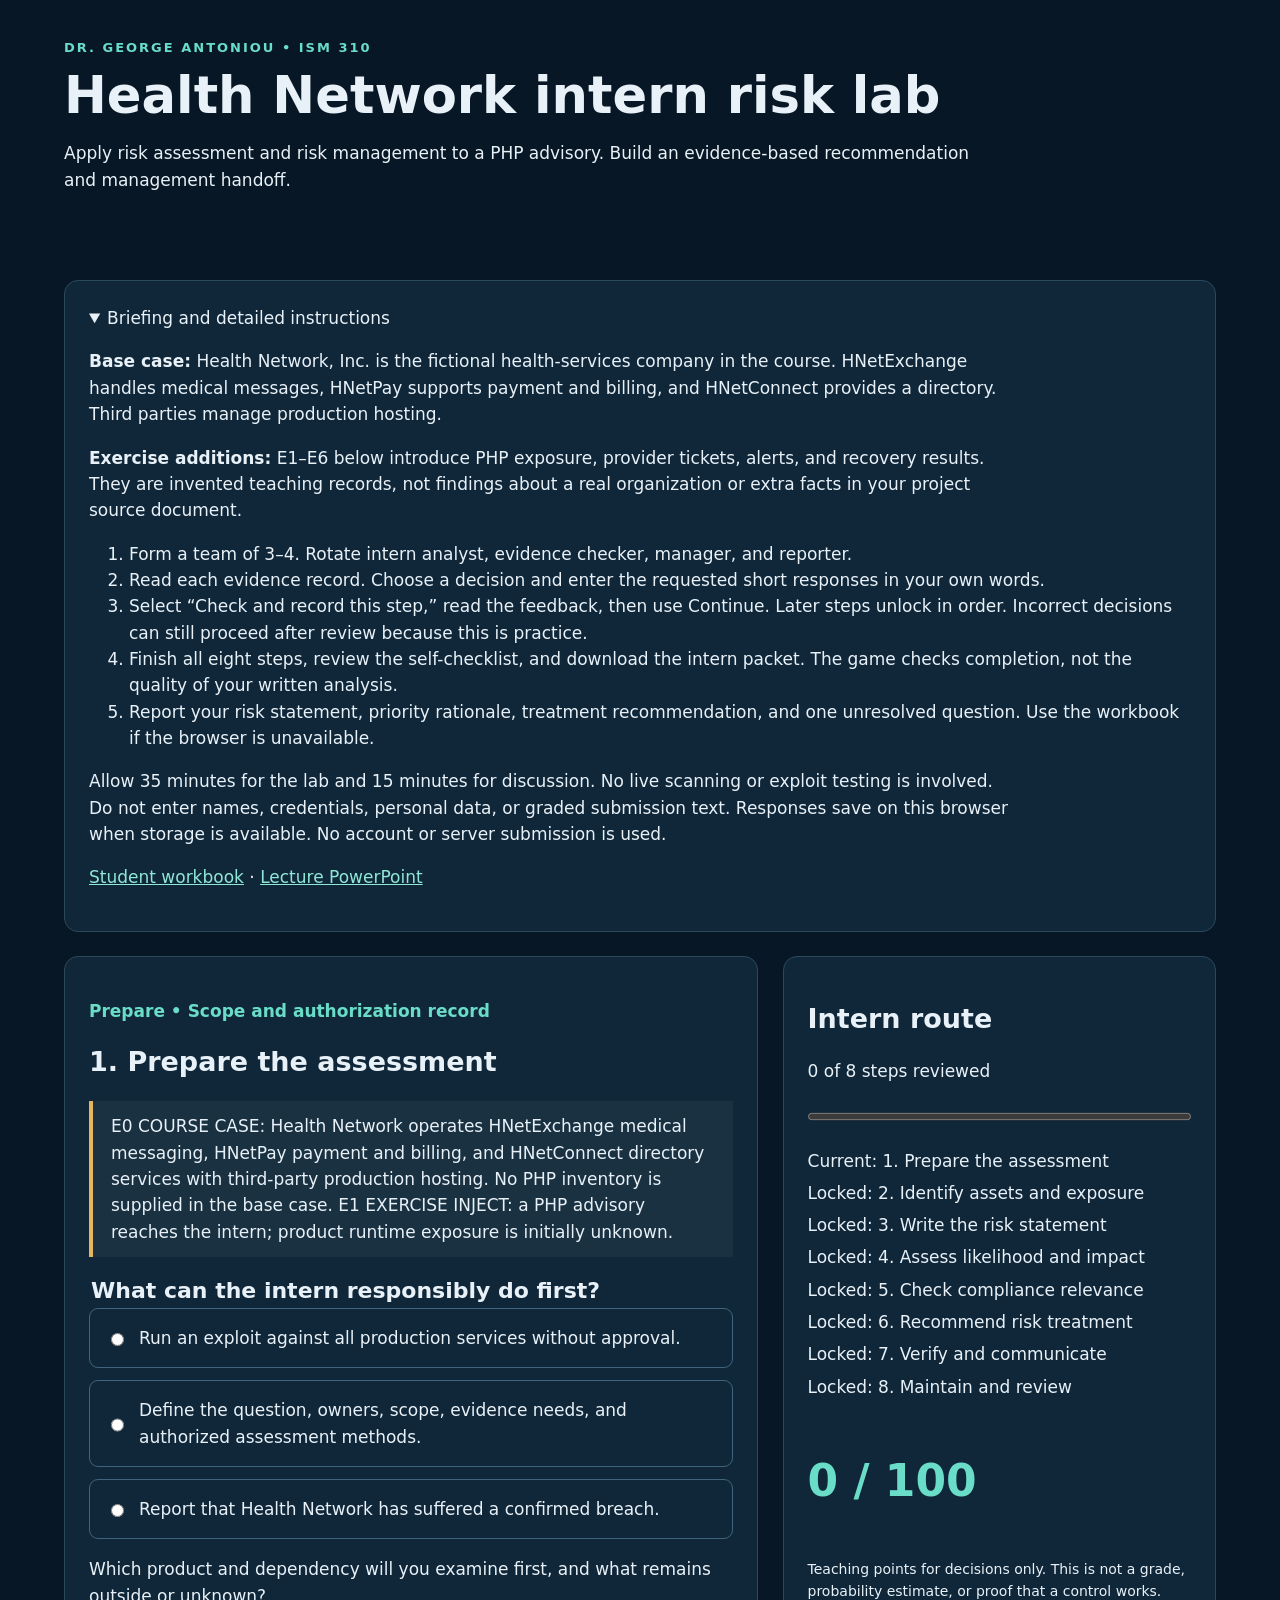
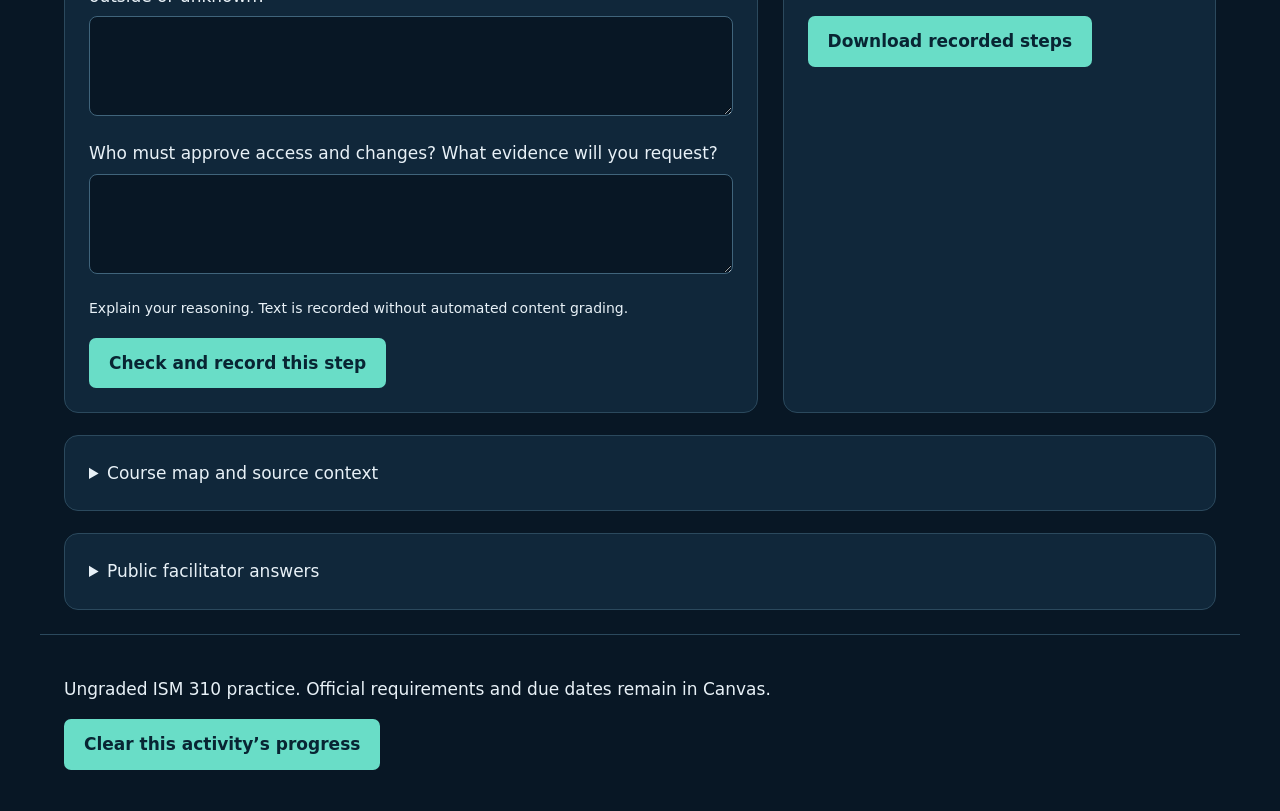
<file: docs/ISM310_HealthNet_PHP_Intern_Lab.html>
<!doctype html><html lang="en"><head><meta charset="utf-8"><meta name="viewport" content="width=device-width,initial-scale=1"><title>ISM 310 Health Network Intern Risk Lab</title><style>*{box-sizing:border-box}body{margin:0;background:#081725;color:#e8f1f7;font:17px/1.55 system-ui,sans-serif}header,main,footer{max-width:1200px;margin:auto;padding:24px}header{padding-top:38px}h1{font-size:clamp(32px,4vw,52px);line-height:1.08;margin:10px 0}h2{font-size:27px;line-height:1.2}h3{font-size:20px}.eyebrow{color:#69ddc7;letter-spacing:2px;font-size:13px;font-weight:750}p{max-width:85ch}.muted{color:#afc4d4}.layout{display:grid;grid-template-columns:minmax(0,1.6fr) minmax(260px,1fr);gap:25px}.panel{background:#10273a;border:1px solid #2b495d;padding:24px;border-radius:14px}.evidence{border-left:4px solid #e6b65e;padding:12px 18px;background:#1a3141}.options{display:grid;gap:12px}.choice{border:1px solid #40647b;border-radius:9px;padding:16px;cursor:pointer;display:flex;gap:12px}.choice:has(input:checked){border-color:#69ddc7;background:#163c47}input{accent-color:#69ddc7}textarea{font:inherit;resize:vertical;min-height:100px;width:100%;background:#081725;color:white;border:1px solid #40647b;padding:12px;border-radius:8px}button,.linkbutton{font:inherit;font-weight:700;border:0;border-radius:7px;padding:12px 20px;background:#69ddc7;color:#082533;cursor:pointer}button.secondary{background:#234359;color:white}button:disabled{opacity:.5;cursor:not-allowed}.actions{display:flex;gap:12px;flex-wrap:wrap;margin-top:18px}.feedback{margin-top:20px;padding:16px;border-left:4px solid #69ddc7;background:#143743}.stage{color:#69ddc7;font-weight:700}progress{width:100%;accent-color:#69ddc7;height:15px}a{color:#8fe7d7}.tiny{font-size:14px}.pill{display:inline-block;margin:4px 5px 4px 0;padding:5px 9px;border:1px solid #416175;border-radius:5px;font-size:13px}svg{width:100%;height:auto}.metric{font-size:44px;color:#69ddc7;font-weight:800}.log{padding-left:20px}.log li{margin-bottom:14px}.notice{color:#e6b65e}nav{display:flex;gap:14px;flex-wrap:wrap}[hidden]{display:none!important}:focus-visible{outline:3px solid #e6b65e;outline-offset:3px}details{margin-top:22px}summary{cursor:pointer}table{border-collapse:collapse;width:100%}td,th{border:1px solid #40647b;padding:10px;text-align:left}footer{border-top:1px solid #2b495d}@media(max-width:850px){.layout{grid-template-columns:1fr}header,main,footer{padding:18px}}@media print{body{background:white;color:black}.panel,.evidence,.feedback{background:white;color:black;border-color:#777}button,header,#play{display:none}.layout{display:block}#finish{display:block!important}a{color:black}}#route{white-space:pre-line;line-height:1.9}.resources{margin:16px 0}fieldset{border:0;padding:0;margin:0}legend{font-size:22px;font-weight:700}textarea{margin-top:7px}#finish{margin-top:25px}@media print{header,#play,aside,.actions,button{display:none!important}#finish{display:block!important}}</style></head><body><header><div class="eyebrow">DR. GEORGE ANTONIOU • ISM 310</div><h1>Health Network intern risk lab</h1><p>Apply risk assessment and risk management to a PHP advisory. Build an evidence-based recommendation and management handoff.</p></header><main><details class="panel" open><summary>Briefing and detailed instructions</summary><p><strong>Base case:</strong> Health Network, Inc. is the fictional health-services company in the course. HNetExchange handles medical messages, HNetPay supports payment and billing, and HNetConnect provides a directory. Third parties manage production hosting.</p><p><strong>Exercise additions:</strong> E1–E6 below introduce PHP exposure, provider tickets, alerts, and recovery results. They are invented teaching records, not findings about a real organization or extra facts in your project source document.</p><ol><li>Form a team of 3–4. Rotate intern analyst, evidence checker, manager, and reporter.</li><li>Read each evidence record. Choose a decision and enter the requested short responses in your own words.</li><li>Select “Check and record this step,” read the feedback, then use Continue. Later steps unlock in order. Incorrect decisions can still proceed after review because this is practice.</li><li>Finish all eight steps, review the self-checklist, and download the intern packet. The game checks completion, not the quality of your written analysis.</li><li>Report your risk statement, priority rationale, treatment recommendation, and one unresolved question. Use the workbook if the browser is unavailable.</li></ol><p>Allow 35 minutes for the lab and 15 minutes for discussion. No live scanning or exploit testing is involved. Do not enter names, credentials, personal data, or graded submission text. Responses save on this browser when storage is available. No account or server submission is used.</p><p class="resources"><a href="ISM310_HealthNet_Intern_Workbook.docx">Student workbook</a> · <a href="ISM310_HealthNet_PHP_Lecture.pptx">Lecture PowerPoint</a></p></details><div class="layout" style="margin-top:24px"><section id="play" class="panel"><p id="phase" class="stage"></p><h2 id="title"></h2><p id="evidence" class="evidence"></p><form id="form"><fieldset><legend id="question"></legend><div id="options" class="options"></div></fieldset><div id="fields"></div><p class="tiny">Explain your reasoning. Text is recorded without automated content grading.</p><div class="actions"><button id="commit" type="submit">Check and record this step</button><button id="next" type="button" hidden>Continue</button></div></form><p id="feedback" class="feedback" role="status" aria-live="polite" hidden></p></section><aside class="panel"><h2>Intern route</h2><p id="progressText"></p><progress id="progress" max="8" value="0" aria-label="Steps completed"></progress><p id="route"></p><p id="score" class="metric"></p><p class="tiny">Teaching points for decisions only. This is not a grade, probability estimate, or proof that a control works.</p><button id="exportPartial">Download recorded steps</button></aside></div><section id="finish" class="panel" hidden><h2 id="result"></h2><p>Your recorded decisions and short responses form a draft practice packet. Review its reasoning with your team and instructor. Download it before leaving a shared device.</p><div id="checklist"></div><div class="actions"><button id="export">Download intern packet</button><button id="print">Print checklist</button></div></section><details class="panel"><summary>Course map and source context</summary><p><strong>Project 1:</strong> scope, responsibilities, compliance review, and planning schedule. <strong>Project 2:</strong> assessment approach and evidence plan. <strong>Project 3:</strong> treatment, implementation, and monitoring. <strong>Project 4:</strong> BIA, recovery priorities, and continuity. These practice records support learning; they do not replace Canvas submissions or amend the base scenario.</p><p>SP 800-30: prepare, conduct, communicate, and maintain an assessment. Risk treatment and approval belong to the broader management process. The classroom 3×3 scoring rules are locally authored, not required by NIST.</p><p>Reading inventory connections: assigned SP 800-30, CIS Controls v8 Guide, BIA preparedness bulletin, and BIA templates in Canvas. SP 800-171 is relevant when CUI scope is established; its presence in the course does not make CUI a Health Network fact. Check the revision on each assigned document.</p><p>PHP2Shell reports PHP engine flaws. An applicable runtime update addresses the known vulnerability; temporary safeguards have limits. An advisory or high risk rating does not prove compromise. Sources checked October 22, 2026.</p><p><a href="https://www.wiz.io/blog/php2shell-php-rce" target="_blank" rel="noopener">Wiz report</a> · <a href="https://www.php.net/archive/2026.php#2026-10-21-5" target="_blank" rel="noopener">PHP advisory</a> · <a href="https://csrc.nist.gov/pubs/sp/800/30/r1/final" target="_blank" rel="noopener">SP 800-30 Revision 1</a> · <a href="https://www.youtube.com/watch?v=H7JWNiQpaT8" target="_blank" rel="noopener">Professor-provided video</a></p><p class="tiny">Video contents were not retrievable during preparation. The video is an optional viewing link, not evidence for the simulated records.</p></details><details class="panel"><summary>Public facilitator answers</summary><h3>1. Prepare the assessment</h3><p>Define the question, owners, scope, evidence needs, and authorized assessment methods.</p><p>Prepare a scoped inquiry with the responsible staff. An advisory does not establish Health Network exposure or compromise. The intern collects and analyzes authorized information; a manager owns decisions.</p><h3>2. Identify assets and exposure</h3><p>Prioritize the confirmed HNetPay runtime path and verify the other product dependencies separately.</p><p>E2 establishes a vulnerability and exposure path for the exercise HNetPay service. Record the provider, owner, runtime evidence, and unknowns. Do not extend that finding to every product or call it a breach.</p><h3>3. Write the risk statement</h3><p>An unauthenticated attacker could exploit the affected HNetPay runtime, potentially exposing information or interrupting payment operations.</p><p>A useful risk statement links threat event, weakness, asset or process, and potential consequence. E3 is an investigation lead with an alternative explanation. It does not prove exploitation or disclosure.</p><h3>4. Assess likelihood and impact</h3><p>State the rating, evidence, assumptions, and uncertainty; use it for prioritization, not proof of compromise.</p><p>A defensible reference answer is likelihood 3 and impact 3, giving High (9), if the assumed major payment/data impact is explained. Other impact judgments need evidence and scope reasoning. A high priority does not establish a breach, loss estimate, or statistical probability.</p><h3>5. Check compliance relevance</h3><p>Ask for payment data-flow and contractual evidence, confirm HIPAA role where relevant, and state that CUI applicability is unestablished.</p><p>Distinguish a standard from a law and record triggering facts. PCI DSS, HIPAA, and SP 800-171 have different scopes. The intern asks the compliance lead to validate applicability rather than inventing a compliance certification.</p><h3>6. Recommend risk treatment</h3><p>Recommend the applicable update with staged validation; request approval for an interim restriction and continuity arrangements; assign owners and review criteria.</p><p>The provider implements the authorized runtime change. An interim restriction reduces exposure while affecting service. Least privilege, monitoring, recovery, and governance serve different roles. Management decides and documents treatment or time-limited acceptance; outsourcing does not erase accountability.</p><h3>7. Verify and communicate</h3><p>Request active-runtime and business verification, preserve the investigation trail, and report residual uncertainties to the manager.</p><p>Specify evidence of the running fix, safe validation, service tests, and any authorized incident review. Reject AI certainty without evidence. A remediated flaw and a historical exposure investigation are separate findings. Residual risk stays provisional until control effectiveness and scope are reviewed.</p><h3>8. Maintain and review</h3><p>RTO missed, RPO met, MTD unknown; reconcile pending work and schedule review after changes or new evidence.</p><p>Elapsed service recovery and age of recovered data are different measures. The business owner validates usable payment operations and reconciliation. Reassess after material changes, new threat evidence, control failures, or an agreed review interval. Monitoring maintains the assessment.</p></details></main><footer><p>Ungraded ISM 310 practice. Official requirements and due dates remain in Canvas.</p><button id="reset">Clear this activity’s progress</button><p id="status" role="status"></p></footer><script type="application/json" id="data">[{"title": "Prepare the assessment", "phase": "Prepare", "doc": "Scope and authorization record", "weight": 10, "evidence": "E0 COURSE CASE: Health Network operates HNetExchange medical messaging, HNetPay payment and billing, and HNetConnect directory services with third-party production hosting. No PHP inventory is supplied in the base case. E1 EXERCISE INJECT: a PHP advisory reaches the intern; product runtime exposure is initially unknown.", "question": "What can the intern responsibly do first?", "options": ["Run an exploit against all production services without approval.", "Define the question, owners, scope, evidence needs, and authorized assessment methods.", "Report that Health Network has suffered a confirmed breach."], "best": 1, "feedback": "Prepare a scoped inquiry with the responsible staff. An advisory does not establish Health Network exposure or compromise. The intern collects and analyzes authorized information; a manager owns decisions.", "fields": [["scope", "Which product and dependency will you examine first, and what remains outside or unknown?"], ["authority", "Who must approve access and changes? What evidence will you request?"]]}, {"title": "Identify assets and exposure", "phase": "Conduct assessment", "doc": "Asset and dependency record", "weight": 15, "evidence": "E2 EXERCISE INJECT: the hosting provider confirms that HNetPay uses an affected PHP runtime on a public-facing route and has not yet applied the applicable fix. The exact vendor package is not supplied. PHP use in HNetExchange and HNetConnect remains unverified. This is invented exercise evidence, not a base-case fact.", "question": "Which scope statement follows from E2?", "options": ["All three products are proven compromised.", "Only the page theme matters because application logins block every engine flaw.", "Prioritize the confirmed HNetPay runtime path and verify the other product dependencies separately."], "best": 2, "feedback": "E2 establishes a vulnerability and exposure path for the exercise HNetPay service. Record the provider, owner, runtime evidence, and unknowns. Do not extend that finding to every product or call it a breach.", "fields": [["asset", "Identify the HNetPay asset, business activity, and hosting dependency."], ["evidence", "Record E2 and two items still needed, such as package/backport status and data-flow scope."]]}, {"title": "Write the risk statement", "phase": "Conduct assessment", "doc": "Risk register entry HN-PHP-01", "weight": 15, "evidence": "E3 EXERCISE INJECT: request failures and worker restarts appear near a planned maintenance period. No validated extraction record or confirmed successful exploitation is supplied. Potential effects on payment service confidentiality, integrity, or availability must be analyzed, not reported as observed losses.", "question": "Which statement is a risk rather than an unsupported incident finding?", "options": ["An unauthenticated attacker could exploit the affected HNetPay runtime, potentially exposing information or interrupting payment operations.", "Every payment record has been stolen.", "PHP is an asset, a vulnerability, a threat, and a consequence with no distinction."], "best": 0, "feedback": "A useful risk statement links threat event, weakness, asset or process, and potential consequence. E3 is an investigation lead with an alternative explanation. It does not prove exploitation or disclosure.", "fields": [["risk", "Write your own threat\u2013weakness\u2013asset\u2013consequence risk statement."], ["uncertainty", "Separate what E2 confirms from what E3 leaves uncertain."]]}, {"title": "Assess likelihood and impact", "phase": "Conduct assessment", "doc": "Qualitative assessment rationale", "weight": 15, "evidence": "CLASSROOM SCALE ONLY: likelihood 1=limited credible exposure with effective safeguards evidenced; 2=credible path with incomplete evidence; 3=confirmed exposed affected runtime with no applicable fix yet. Impact 1=limited recoverable disruption; 2=material operational interruption or limited sensitive-data harm; 3=potential major service or sensitive-data harm. Product=1\u20132 Low, 3\u20134 Moderate, 6\u20139 High. These are exercise conventions, not NIST scoring mandates or probabilities.", "question": "How should a team use this scale?", "options": ["Treat a 9 as a 90% chance of a breach.", "State the rating, evidence, assumptions, and uncertainty; use it for prioritization, not proof of compromise.", "Skip impact because a critical vulnerability determines every business consequence."], "best": 1, "feedback": "A defensible reference answer is likelihood 3 and impact 3, giving High (9), if the assumed major payment/data impact is explained. Other impact judgments need evidence and scope reasoning. A high priority does not establish a breach, loss estimate, or statistical probability.", "fields": [["likelihood", "Likelihood 1\u20133 and why E2 supports it; identify evidence limits."], ["impact", "Impact 1\u20133, affected business activity, and assumptions."], ["rating", "Record the product, priority band, and a limitation of this classroom method."]]}, {"title": "Check compliance relevance", "phase": "Communicate context", "doc": "Applicability question log", "weight": 10, "evidence": "E0 says HNetPay accepts payments and interacts with card processors; HNetExchange handles medical messages. Exact payment data flows, contracts, HIPAA role, and CUI status have not been supplied. The course includes SP 800-171 as a reading, but this does not establish that Health Network handles CUI.", "question": "What belongs in the intern\u2019s compliance note?", "options": ["PCI DSS is a federal law and outsourcing proves there is no merchant scope.", "Every health-related company automatically has the same HIPAA and CUI obligations.", "Ask for payment data-flow and contractual evidence, confirm HIPAA role where relevant, and state that CUI applicability is unestablished."], "best": 2, "feedback": "Distinguish a standard from a law and record triggering facts. PCI DSS, HIPAA, and SP 800-171 have different scopes. The intern asks the compliance lead to validate applicability rather than inventing a compliance certification.", "fields": [["compliance", "Record one candidate obligation or standard, relevant product, missing fact, and reviewer."]]}, {"title": "Recommend risk treatment", "phase": "Risk management decision", "doc": "Treatment and approval record", "weight": 15, "evidence": "E4 EXERCISE INJECT: the provider offers an applicable runtime security update during an approved window. A manager may approve temporary route restriction with a controlled non-payment inquiry process; that process must not collect card or health details. Business disruption and dependencies need review. The intern has no authority to deploy or accept risk.", "question": "Which recommendation respects layered defense and authority?", "options": ["Recommend the applicable update with staged validation; request approval for an interim restriction and continuity arrangements; assign owners and review criteria.", "Declare the classroom Authenticator code a complete PHP fix.", "Let the intern approve indefinite acceptance of all risk without management review."], "best": 0, "feedback": "The provider implements the authorized runtime change. An interim restriction reduces exposure while affecting service. Least privilege, monitoring, recovery, and governance serve different roles. Management decides and documents treatment or time-limited acceptance; outsourcing does not erase accountability.", "fields": [["treatment", "Recommend a treatment and complementary layers with their mechanisms and limits."], ["owner", "Name proposed accountable roles, approvals, target milestone, and what happens if the fix is delayed."]]}, {"title": "Verify and communicate", "phase": "Communicate results", "doc": "Verification checklist and management handoff", "weight": 10, "evidence": "E5 EXERCISE INJECT: a provider ticket says \u201cupdate completed.\u201d Active serving runtime confirmation, business-function tests, monitoring coverage, and examination of the earlier alerts are still outstanding. An AI summary claims the update proves that no secrets were previously exposed.", "question": "What is the appropriate handoff?", "options": ["A ticket or AI summary proves all controls work and no past disclosure occurred.", "Request active-runtime and business verification, preserve the investigation trail, and report residual uncertainties to the manager.", "Delete earlier records once the package is purchased."], "best": 1, "feedback": "Specify evidence of the running fix, safe validation, service tests, and any authorized incident review. Reject AI certainty without evidence. A remediated flaw and a historical exposure investigation are separate findings. Residual risk stays provisional until control effectiveness and scope are reviewed.", "fields": [["verify", "List evidence needed to verify the fix and business operation without live exploit testing."], ["handoff", "Write a short intern handoff: finding, recommendation, owner, approval needed, and unresolved risk."]]}, {"title": "Maintain and review", "phase": "Maintain assessment", "doc": "Review trigger and recovery record", "weight": 10, "evidence": "E6 EXERCISE INJECT: HNetPay\u2019s classroom recovery targets are RTO 4 hours and RPO 1 hour. A login page returns at 2 hours, but usable payment processing returns at 5 hours; recovered data is 20 minutes older than the disruption. MTD is not supplied. These numbers are invented teaching inputs, not facts in the original Health Network case.", "question": "Which conclusion and follow-up are supported?", "options": ["RPO failed because recovery took five hours, and MTD must equal RTO.", "Everything passed when the login page appeared.", "RTO missed, RPO met, MTD unknown; reconcile pending work and schedule review after changes or new evidence."], "best": 2, "feedback": "Elapsed service recovery and age of recovered data are different measures. The business owner validates usable payment operations and reconciliation. Reassess after material changes, new threat evidence, control failures, or an agreed review interval. Monitoring maintains the assessment.", "fields": [["review", "State recovery results, a review owner, and two reassessment triggers."]]}]</script><script>const STEPS=JSON.parse(document.getElementById('data').textContent),KEY='ism310-healthnet-php-intern-v1';
const $=id=>document.getElementById(id);let state={index:0,answers:[],draft:{},checks:[]};
function valid(s){return !!s&&Number.isInteger(s.index)&&s.index>=0&&s.index<=STEPS.length&&Array.isArray(s.answers)&&s.answers.length===s.index&&s.answers.every((a,i)=>a&&Number.isInteger(a.choice)&&a.choice>=0&&a.choice<STEPS[i].options.length&&a.fields&&STEPS[i].fields.every(([k])=>typeof a.fields[k]==='string'&&a.fields[k].trim().length>0&&a.fields[k].length<=2500))&&s.draft&&typeof s.draft==='object'&&Array.isArray(s.checks)&&s.checks.every(n=>Number.isInteger(n)&&n>=0&&n<8);}
function fresh(){return {index:0,answers:[],draft:{},checks:[]};}
function save(){try{localStorage.setItem(KEY,JSON.stringify(state));}catch{$('status').textContent='Storage unavailable. Download your packet before leaving.';}}
function read(){try{let s=JSON.parse(localStorage.getItem(KEY));if(valid(s))state=s;}catch{}}
function score(){return state.answers.reduce((n,a,i)=>n+(a.choice===STEPS[i].best?STEPS[i].weight:0),0);}
function complete(choice,fields){const s=STEPS[state.index];if(!s||state.answers.length!==state.index||!Number.isInteger(choice)||choice<0||choice>=s.options.length||!s.fields.every(([k])=>typeof fields[k]==='string'&&fields[k].trim()&&fields[k].length<=2500))return false;state.answers.push({choice,fields});state.index++;state.draft={};save();return true;}
function render(){let i=state.index;const done=i===STEPS.length;$('play').hidden=done;$('finish').hidden=!done;$('progress').value=i;$('progressText').textContent=i+' of '+STEPS.length+' steps reviewed';$('score').textContent=score()+' / 100';$('route').textContent=STEPS.map((s,j)=>(j<i?'✓ ':j===i?'Current: ':'Locked: ')+(j+1)+'. '+s.title).join('\n');if(done){$('result').textContent='Intern packet complete';return;}
const s=STEPS[i];$('title').textContent=(i+1)+'. '+s.title;$('phase').textContent=s.phase+' • '+s.doc;$('evidence').textContent=s.evidence;$('question').textContent=s.question;$('options').replaceChildren();s.options.forEach((o,j)=>{let l=document.createElement('label');l.className='choice';let r=document.createElement('input');r.type='radio';r.name='choice';r.value=j;r.required=true;r.checked=state.draft.choice===j;r.addEventListener('change',()=>{state.draft.choice=j;save();});l.append(r,document.createTextNode(o));$('options').append(l);});$('fields').replaceChildren();s.fields.forEach(([key,label])=>{let p=document.createElement('p'),l=document.createElement('label'),t=document.createElement('textarea');l.htmlFor='field-'+key;l.textContent=label;t.id='field-'+key;t.required=true;t.maxLength=2500;t.value=typeof state.draft[key]==='string'?state.draft[key]:'';t.addEventListener('input',()=>{state.draft[key]=t.value;save();});p.append(l,t);$('fields').append(p);});$('feedback').hidden=true;$('next').hidden=true;$('commit').disabled=false;}
$('form').addEventListener('submit',e=>{e.preventDefault();const i=state.index,s=STEPS[i],r=document.querySelector('input[name="choice"]:checked');if(!r)return;const f={};s.fields.forEach(([k])=>f[k]=$('field-'+k).value);if(!complete(Number(r.value),f))return;$('feedback').textContent=(Number(r.value)===s.best?'Supported decision. ':'Review this decision. ')+s.feedback;$('feedback').hidden=false;$('next').hidden=false;$('next').textContent=state.index===STEPS.length?'Finish and review my packet':'Continue to next step';$('commit').disabled=true;});
$('next').addEventListener('click',render);
function packet(){return ['ISM 310 Health Network PHP intern practice','Fictional exercise. Self-reported reasoning; not a graded assignment or confirmed assessment.','Teaching points: '+score()+'/100','',...state.answers.flatMap((a,i)=>[`${i+1}. ${STEPS[i].title} — ${STEPS[i].doc}`,STEPS[i].evidence,'Decision: '+STEPS[i].options[a.choice],...STEPS[i].fields.map(([k,l])=>l+'\n'+a.fields[k]),'Feedback: '+STEPS[i].feedback,'']),'CHECKLIST (student self-check)',...CHECKS.map((c,i)=>(state.checks.includes(i)?'[x] ':'[ ] ')+c),'','Sources: https://www.wiz.io/blog/php2shell-php-rce ; https://www.php.net/archive/2026.php#2026-10-21-5 ; https://csrc.nist.gov/pubs/sp/800/30/r1/final'].join('\n');}
function download(){let a=document.createElement('a'),u=URL.createObjectURL(new Blob([packet()],{type:'text/plain;charset=utf-8'}));a.href=u;a.download='HealthNet_Intern_Practice_Packet.txt';a.click();setTimeout(()=>URL.revokeObjectURL(u),1000);}
const CHECKS=['Scope, owner, authority, and evidence sources identified','Asset, threat event, weakness, and consequence distinguished','Evidence IDs and unknowns recorded','Likelihood and impact explained using the classroom scale','Compliance applicability questions assigned for review','Treatment, owner, milestone, and approval needs documented','Verification evidence and residual uncertainty reported','Recovery results and reassessment triggers documented'];
CHECKS.forEach((c,i)=>{let l=document.createElement('label'),p=document.createElement('p'),x=document.createElement('input');x.type='checkbox';x.checked=state.checks.includes(i);x.addEventListener('change',()=>{state.checks=state.checks.filter(n=>n!==i);if(x.checked)state.checks.push(i);save();});l.append(x,document.createTextNode(' '+c));p.append(l);$('checklist').append(p);});
$('export').addEventListener('click',download);$('exportPartial').addEventListener('click',download);$('print').addEventListener('click',()=>window.print());$('reset').addEventListener('click',()=>{if(confirm('Clear this activity’s saved responses on this browser?')){state=fresh();save();location.reload();}});read();document.querySelectorAll('#checklist input').forEach((x,i)=>x.checked=state.checks.includes(i));render();
</script></body></html>
</file>
<file: docs/auth/gate.css>
[hidden]{display:none!important}*{box-sizing:border-box}body{margin:0;font:17px system-ui,sans-serif;background:#edf2f7;color:#142c44}.notice{background:#fff1cf;color:#694800;padding:12px 18px;text-align:center;font-size:14px}main{max-width:490px;margin:7vh auto;padding:30px;background:white;border-radius:15px;box-shadow:0 8px 24px #142c4412}h1{font-size:27px;margin-top:0}h2{font-size:19px}p{line-height:1.5}input,button{font:inherit;padding:12px;border-radius:6px}input{width:100%;margin:8px 0 14px;border:1px solid #71859b;letter-spacing:5px;text-align:center;font-size:26px}button{background:#174c7c;color:white;border:0;cursor:pointer}form button{width:100%}button:disabled{opacity:.5;cursor:wait}.small{font-size:14px;color:#455e76}#message{color:#9b2424}nav{display:flex;align-items:center;justify-content:space-between;padding:10px 20px;background:white}nav button{padding:8px 13px;font-size:14px}iframe{display:block;border:0;width:100%;height:calc(100vh - 112px);min-height:600px}@media(max-width:540px){main{margin:30px 14px;padding:24px}}
</file>
<file: docs/course/styles.css>
:root{--ink:#102f40;--teal:#126a67;--paper:#f6f5f1;--line:#c2d0d1}*{box-sizing:border-box}body{margin:0;background:var(--paper);color:var(--ink);font:18px/1.6 system-ui,sans-serif}.wrap{max-width:1140px;margin:auto;padding:30px 28px}header{background:var(--ink);color:#fff}header .wrap{padding-top:40px;padding-bottom:35px}.eyebrow{font-size:14px;letter-spacing:.1em;font-weight:700}h1{font-size:clamp(34px,5vw,58px);line-height:1.13;margin:15px 0}h1 span{display:block;font-weight:400}h2{font-size:30px;line-height:1.25;margin:15px 0}h3{font-size:21px;line-height:1.35}.preview{font-size:15px;color:#d3e7e6;max-width:850px}.small{font-size:15px}.skip{position:absolute;left:15px;top:-80px;background:white;padding:10px}.skip:focus{top:10px}a{color:#075f69}header a{color:white}nav,.actions,.links{display:flex;flex-wrap:wrap;gap:10px}nav{margin:18px 0}button,.file-button,.links a{border:2px solid var(--teal);border-radius:4px;background:#fff;color:var(--teal);padding:10px 16px;font:inherit;font-weight:650;cursor:pointer;text-decoration:none}button:disabled{opacity:.5;cursor:default}button[aria-current=true],button.primary{background:var(--teal);color:white}button:hover:not(:disabled){filter:brightness(.93)}button:focus-visible,a:focus-visible,input:focus-visible,textarea:focus-visible,summary:focus-visible,.file-button:focus-within{outline:3px solid #a86600;outline-offset:3px}#weeks button{flex:1 1 160px}#days button{flex:1 1 100px}#days .done::after{content:' ✓'}progress{width:100%;height:15px;accent-color:var(--teal)}section{padding:18px 0 28px;border-bottom:1px solid var(--line)}.lesson{background:white;padding:28px 24px;margin-top:20px;border:1px solid var(--line)}.links{margin:20px 0}.links a{font-size:16px;padding:8px 12px}details{margin:20px 0}summary{font-weight:650;cursor:pointer}iframe{display:block;width:100%;height:1250px;border:0;background:white}textarea{width:100%;min-height:140px;font:inherit;line-height:1.5;padding:12px;color:var(--ink);background:white;border:1px solid #70878a;border-radius:3px}label{font-weight:650;display:block}label.check{font-weight:400;margin:20px 0}input[type=checkbox]{width:20px;height:20px;vertical-align:middle;margin-right:8px}.file-button input{display:block;max-width:230px;font-size:13px;margin-top:5px}#status{font-weight:650}footer{font-size:15px;padding:24px 0}.deadlines p{margin:10px 0}@media(max-width:650px){body{font-size:17px}.wrap{padding:22px 16px}.lesson{padding:18px 10px}h2{font-size:26px}.actions button,.file-button{flex:1 1 100%}.links a{flex:1 1 45%}#weeks button{flex:1 1 42%}}@media print{header{background:white;color:black}nav,iframe,.actions,.check,.preview{display:none}.wrap{max-width:none;padding:0}section{break-inside:avoid}.lesson{border:0}textarea{min-height:100px}.small{color:black}}

button:disabled{background:#e0e5e4!important;color:#626f73!important;border-color:#b9c3c4!important;opacity:1;cursor:not-allowed}#completed:disabled{cursor:not-allowed}#completion-status{font-weight:650}#completion-checklist{padding-left:24px;font-size:16px}
</file>
